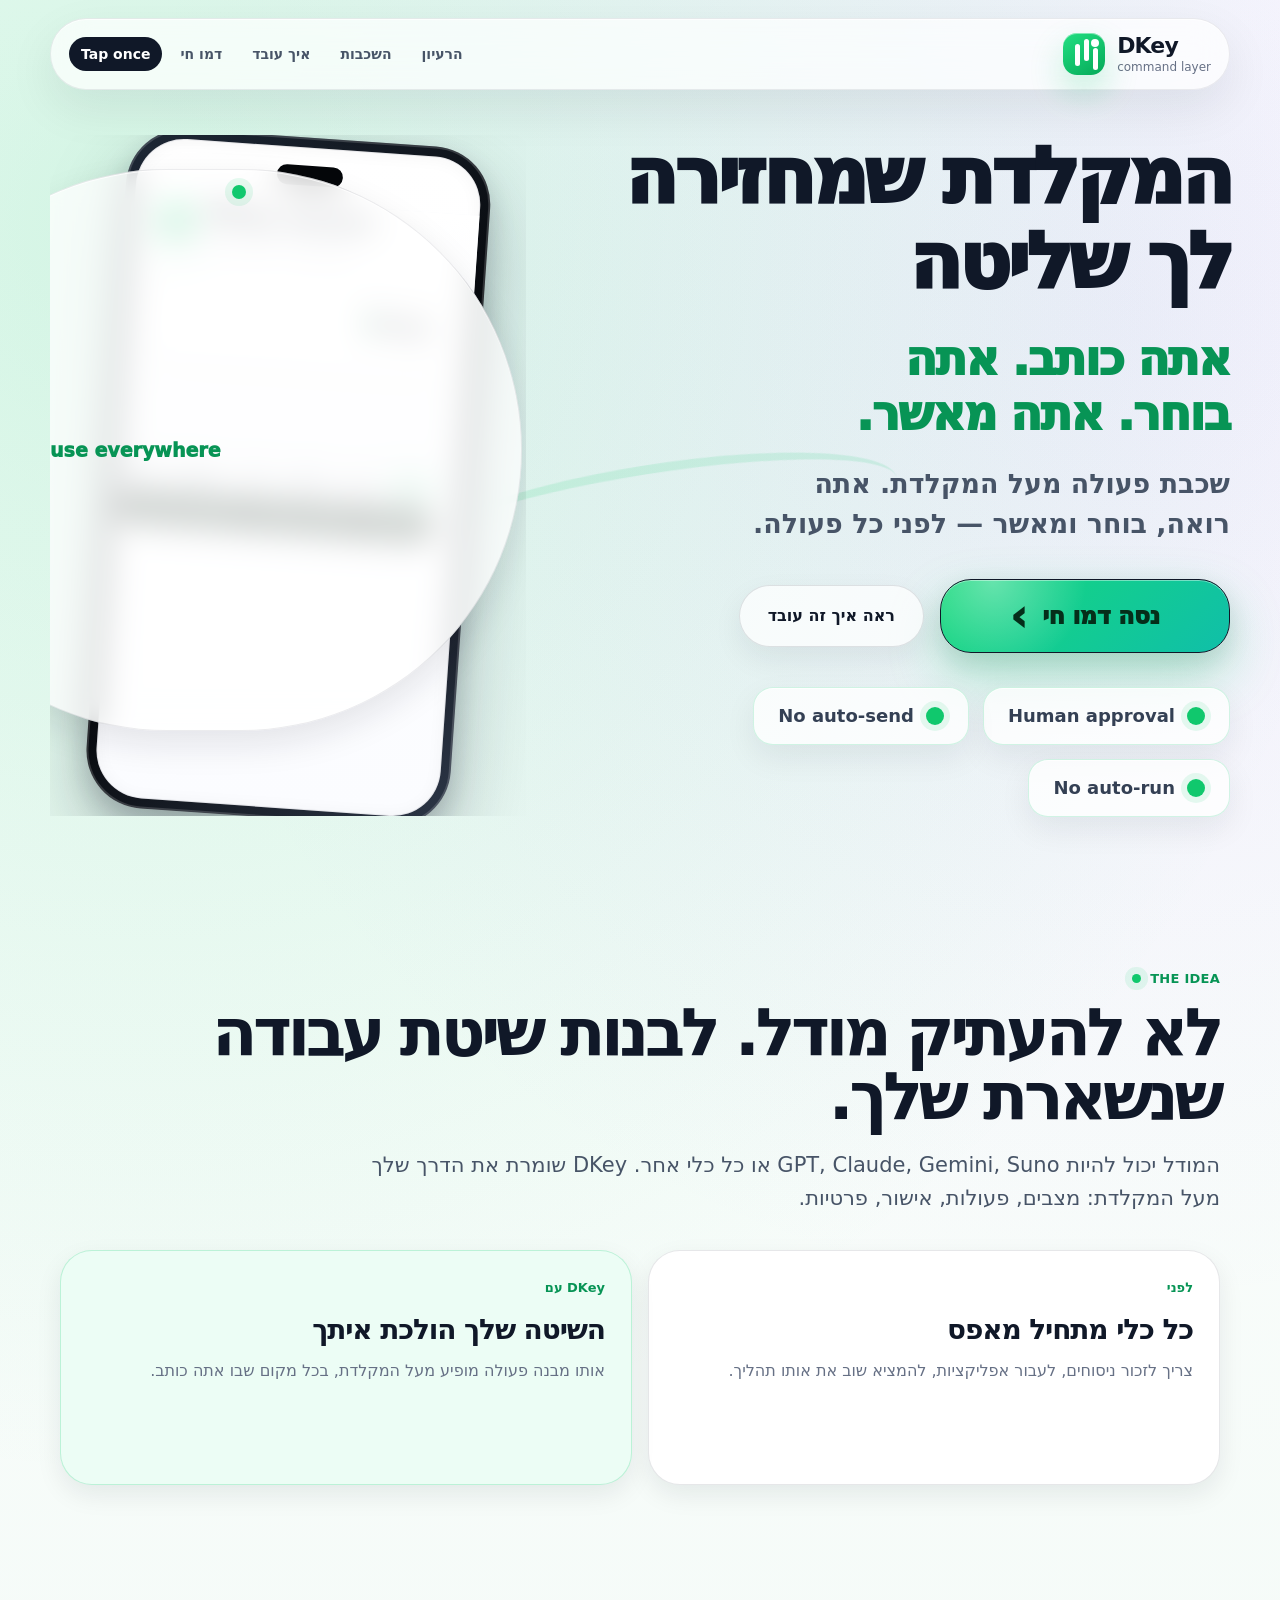
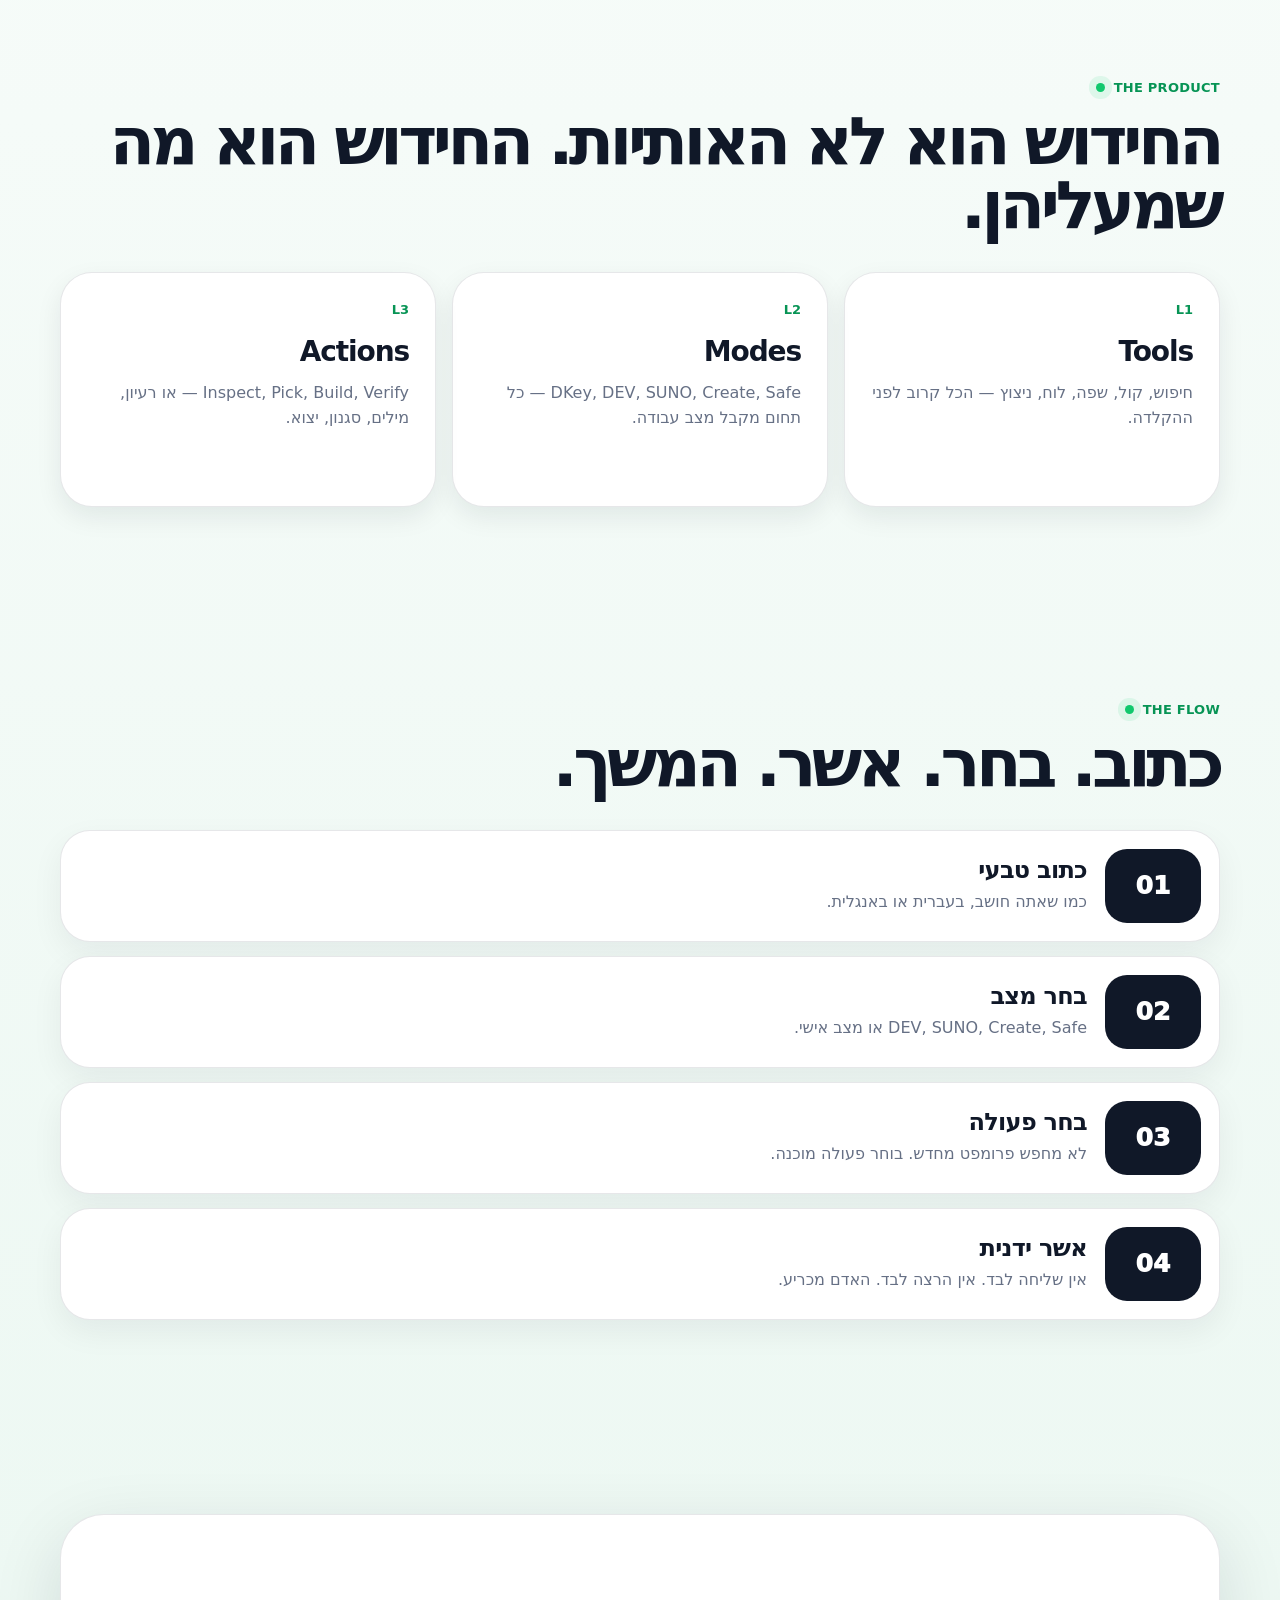
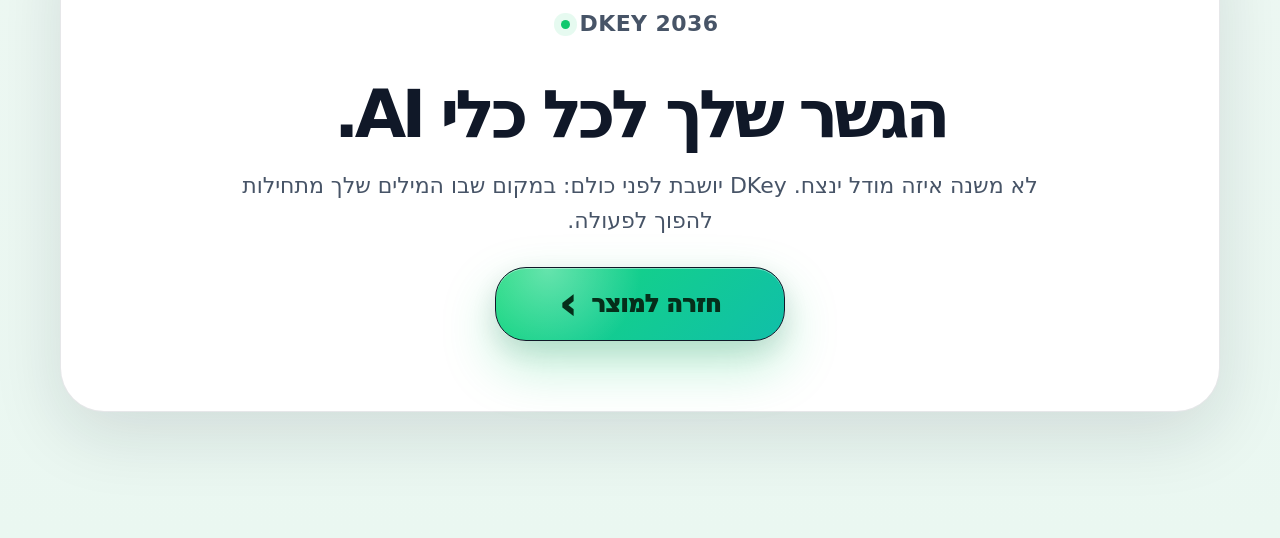
<file: index.html>
<!doctype html>
<html lang="he" dir="rtl">
<head>
  <meta charset="utf-8" />
  <meta name="viewport" content="width=device-width, initial-scale=1" />
  <title>DKey — Tap once. Use everywhere.</title>
  <link rel="stylesheet" href="assets/styles.css" />





<!-- DKEY SOCIAL PREVIEW v7 -->
<meta name="description" content="שכבת פעולה מעל המקלדת. אתה כותב, בוחר ומאשר ידנית — בלי auto-send ובלי auto-run." />
<meta property="og:type" content="website" />
<meta property="og:site_name" content="DKey" />
<meta property="og:title" content="DKey — המקלדת שמחזירה לך את השליטה" />
<meta property="og:description" content="שכבת פעולה מעל המקלדת. אתה כותב, בוחר ומאשר ידנית — בלי auto-send ובלי auto-run." />
<meta property="og:url" content="https://stamplace.github.io/dkey-landing-2036/index.html?og=7#top" />
<meta property="og:image" content="https://stamplace.github.io/dkey-landing-2036/assets/og/dkey-og-whatsapp-v7.png" />
<meta property="og:image:secure_url" content="https://stamplace.github.io/dkey-landing-2036/assets/og/dkey-og-whatsapp-v7.png" />
<meta property="og:image:type" content="image/png" />
<meta property="og:image:width" content="1200" />
<meta property="og:image:height" content="630" />
<meta property="og:image:alt" content="DKey command layer preview" />
<meta name="twitter:card" content="summary_large_image" />
<meta name="twitter:title" content="DKey — המקלדת שמחזירה לך את השליטה" />
<meta name="twitter:description" content="שכבת פעולה מעל המקלדת. אתה כותב, בוחר ומאשר ידנית — בלי auto-send ובלי auto-run." />
<meta name="twitter:image" content="https://stamplace.github.io/dkey-landing-2036/assets/og/dkey-og-whatsapp-v7.png" />
<!-- /DKEY SOCIAL PREVIEW v7 -->

</head>
<body>
  <header class="topbar">
    <a class="brand" href="#top" aria-label="DKey home">
      <span class="logo" aria-hidden="true"></span>
      <span>
        <strong>DKey</strong>
        <small>command layer</small>
      </span>
    </a>

    <nav class="nav" aria-label="ניווט">
      <a href="#idea">הרעיון</a>
      <a href="#layers">השכבות</a>
      <a href="#flow">איך עובד</a>
      <a href="demo.html">דמו חי</a>
      <a class="navButton" href="#final">Tap once</a>
    </nav>
  </header>

  <main id="top">
    <section class="hero page">
      <div class="heroCopy">
        <p class="eyebrow">TAP ONCE · USE EVERYWHERE</p>
        <h1>המקלדת שמחזירה לך שליטה</h1>
        <p class="lead">אתה כותב. אתה בוחר. אתה מאשר.</p>
        <p class="heroMicroCopy">
          שכבת פעולה מעל המקלדת. אתה רואה, בוחר ומאשר — לפני כל פעולה.
        </p>

        <div class="actions">
          <a class="button primary" href="demo.html">נסה דמו חי</a>
          <a class="button secondary" href="#flow">ראה איך זה עובד</a>
        </div>

        <div class="proofs" aria-label="עקרונות">
          <span>Human approval</span>
          <span>No auto-send</span>
          <span>No auto-run</span>
        </div>
      </div>

      <div class="productStage" aria-label="DKey product preview">
        <div class="phone">
          <div class="screen">
            <div class="camera"></div>
            <div class="status"><span>22:21</span><span>5G 100%</span></div>

            <section class="appPanel">
              <div class="appHead">
                <div class="appBrand">
                  <span class="miniLogo"></span>
                  <span>
                    <strong>DKey Active</strong>
                    <small>one layer · any tool</small>
                  </span>
                </div>
                <span class="state">You choose</span>
              </div>

              <div class="messageBox">
                <span id="typingText">השליטה אצלי. הפרטיות אצלי.</span><span class="cursor"></span>
              </div>
            </section>

            <section class="keyboard" aria-label="DKey keyboard layers">
              <div class="toolsRow">
                <button>···</button>
                <button>⌕</button>
                <button>MIC</button>
                <button>HE</button>
                <button>CLIP</button>
                <button>✦</button>
                <button>ABC</button>
              </div>

              <div class="modeRow" id="modeRow">
                <button class="mode dkey isActive">DKey</button>
                <button class="mode dev">DEV</button>
                <button class="mode suno">SUNO</button>
                <button class="mode">HE+</button>
                <button class="mode">Create</button>
                <button class="mode">Safe</button>
              </div>

              <div class="intentLine">mode selected · choose action · approve manually</div>

              <div class="actionRow" id="actionRow">
                <button class="iconAction">📋</button>
                <button class="play">▶</button>
                <button class="act isActive">INSPECT</button>
                <button class="act">PICK</button>
                <button class="act">BUILD</button>
                <button class="act">VERIFY</button>
              </div>

              <div class="keyRows">
                <div class="keyRow ten">
                  <span>q</span><span>w</span><span>e</span><span>r</span><span>t</span><span>y</span><span>u</span><span>i</span><span>o</span><span>p</span>
                </div>
                <div class="keyRow ten">
                  <span>a</span><span>s</span><span>d</span><span>f</span><span>g</span><span>h</span><span>j</span><span>k</span><span>l</span><span>⌫</span>
                </div>
                <div class="keyRow nine">
                  <span>⇧</span><span>z</span><span>x</span><span>c</span><span>v</span><span>b</span><span>n</span><span>m</span><span>⌧</span>
                </div>
                <div class="keyRow bottom">
                  <span>123</span><span>☺</span><span>,</span><span class="space">‹ English ›</span><span>.</span><span>↵</span>
                </div>
              </div>
            </section>
          </div>
        </div>

        <div class="callout one">
          <strong>Tap once</strong>
          <span>בחר מצב עבודה אחד.</span>
        </div>
        <div class="callout two">
          <strong>Use everywhere</strong>
          <span>אותה שיטה בכל כלי.</span>
        </div>
      </div>
    </section>

    <section class="section page" id="idea">
      <p class="sectionTag">THE IDEA</p>
      <h2>לא להעתיק מודל. לבנות שיטת עבודה שנשארת שלך.</h2>
      <p class="sectionLead">
        המודל יכול להיות GPT, Claude, Gemini, Suno או כל כלי אחר.
        DKey שומרת את הדרך שלך מעל המקלדת: מצבים, פעולות, אישור, פרטיות.
      </p>

      <div class="split">
        <article>
          <strong>לפני</strong>
          <h3>כל כלי מתחיל מאפס</h3>
          <p>צריך לזכור ניסוחים, לעבור אפליקציות, להמציא שוב את אותו תהליך.</p>
        </article>
        <article class="greenCard">
          <strong>עם DKey</strong>
          <h3>השיטה שלך הולכת איתך</h3>
          <p>אותו מבנה פעולה מופיע מעל המקלדת, בכל מקום שבו אתה כותב.</p>
        </article>
      </div>
    </section>

    <section class="section page" id="layers">
      <p class="sectionTag">THE PRODUCT</p>
      <h2>החידוש הוא לא האותיות. החידוש הוא מה שמעליהן.</h2>

      <div class="cards">
        <article>
          <strong>L1</strong>
          <h3>Tools</h3>
          <p>חיפוש, קול, שפה, לוח, ניצוץ — הכל קרוב לפני ההקלדה.</p>
        </article>
        <article>
          <strong>L2</strong>
          <h3>Modes</h3>
          <p>DKey, DEV, SUNO, Create, Safe — כל תחום מקבל מצב עבודה.</p>
        </article>
        <article>
          <strong>L3</strong>
          <h3>Actions</h3>
          <p>Inspect, Pick, Build, Verify — או רעיון, מילים, סגנון, יצוא.</p>
        </article>
      </div>
    </section>

    <section class="section page" id="flow">
      <p class="sectionTag">THE FLOW</p>
      <h2>כתוב. בחר. אשר. המשך.</h2>

      <div class="steps">
        <article><span>01</span><div><h3>כתוב טבעי</h3><p>כמו שאתה חושב, בעברית או באנגלית.</p></div></article>
        <article><span>02</span><div><h3>בחר מצב</h3><p>DEV, SUNO, Create, Safe או מצב אישי.</p></div></article>
        <article><span>03</span><div><h3>בחר פעולה</h3><p>לא מחפש פרומפט מחדש. בוחר פעולה מוכנה.</p></div></article>
        <article><span>04</span><div><h3>אשר ידנית</h3><p>אין שליחה לבד. אין הרצה לבד. האדם מכריע.</p></div></article>
      </div>
    </section>

    <section class="final page" id="final">
      <div class="finalBox">
        <p class="sectionTag">DKEY 2036</p>
        <h2>הגשר שלך לכל כלי AI.</h2>
        <p>
          לא משנה איזה מודל ינצח. DKey יושבת לפני כולם:
          במקום שבו המילים שלך מתחילות להפוך לפעולה.
        </p>
        <a class="button primary" href="#top">חזרה למוצר</a>
      </div>
    </section>
  </main>

  <script src="assets/app.js"></script>

<script>
/* DKEY REAL PHONE DESKTOP DETECTOR v3 */
(() => {
  function syncPhoneDesktopMode(){
    const ua = navigator.userAgent || "";
    const isAndroid = /Android/i.test(ua);
    const isTouch = (navigator.maxTouchPoints || 0) > 0;
    const wideCssViewport = window.innerWidth >= 861 && window.innerWidth <= 1280;
    const shortOrPhoneLike = window.innerHeight <= 980 || Math.min(screen.width, screen.height) <= 520;

    document.documentElement.classList.toggle(
      "dkey-phone-desktop-site",
      Boolean(isAndroid && isTouch && wideCssViewport && shortOrPhoneLike)
    );
  }

  syncPhoneDesktopMode();
  window.addEventListener("resize", syncPhoneDesktopMode, {passive:true});
  window.addEventListener("orientationchange", () => setTimeout(syncPhoneDesktopMode, 120), {passive:true});
})();
</script>

</body>
</html>
</file>
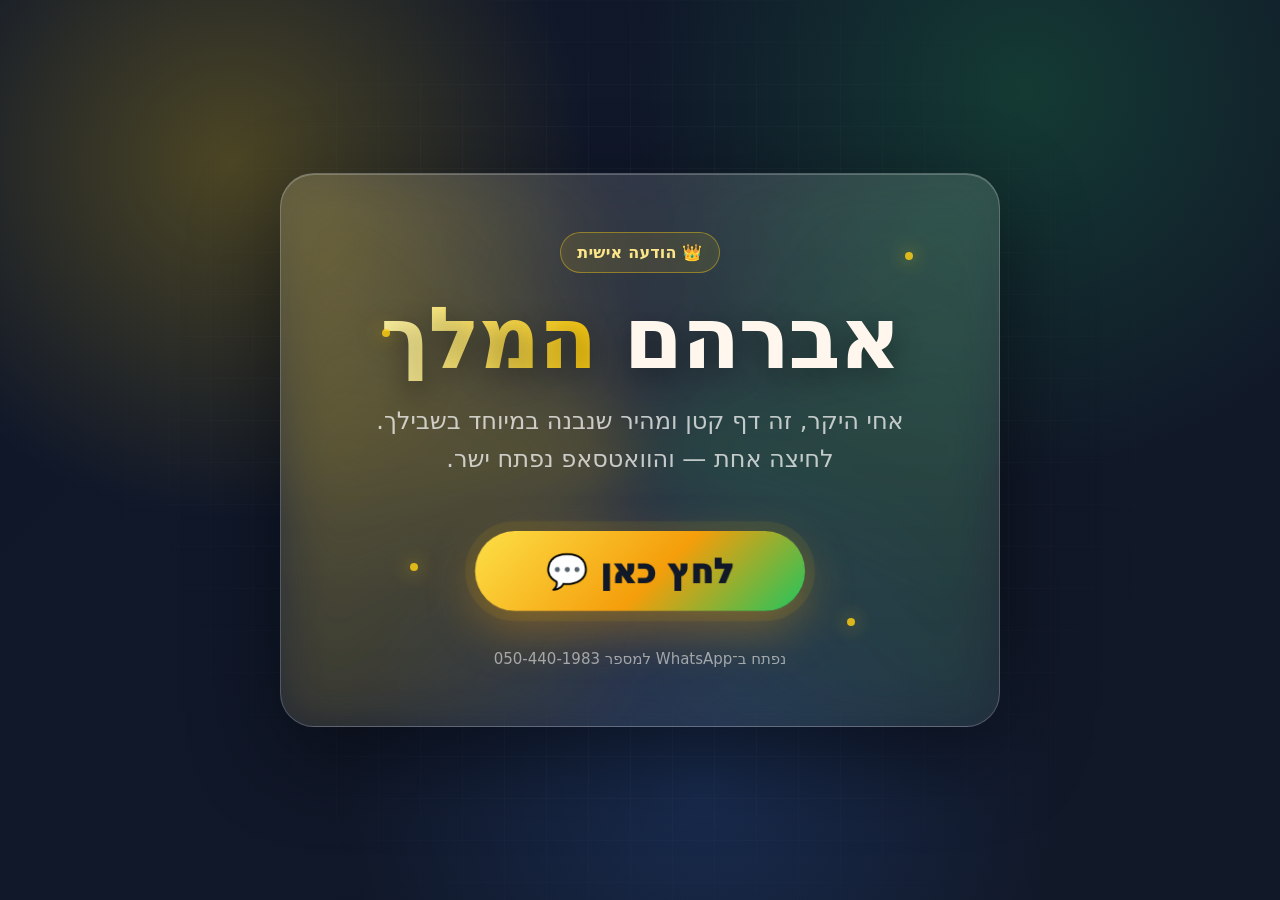
<file: avraham-hamelech/index.html>
<!doctype html>
<html lang="he" dir="rtl">
<head>
  <meta charset="utf-8" />
  <meta name="viewport" content="width=device-width, initial-scale=1" />
  <meta name="theme-color" content="#111827" />
  <title>אברהם המלך 👑</title>
  <meta name="description" content="דף מהיר לאברהם המלך — לחיצה אחת לוואטסאפ." />

  <meta property="og:title" content="אברהם המלך 👑" />
  <meta property="og:description" content="אחי, זה בשבילך. לחץ כאן ופתח וואטסאפ." />
  <meta property="og:type" content="website" />

  <style>
    :root {
      --bg1: #0f172a;
      --bg2: #111827;
      --gold: #facc15;
      --gold2: #f59e0b;
      --text: #fff7ed;
      --muted: rgba(255,255,255,.72);
      --glass: rgba(255,255,255,.11);
      --border: rgba(255,255,255,.22);
    }

    * { box-sizing: border-box; }

    html, body {
      margin: 0;
      min-height: 100%;
      font-family: system-ui, -apple-system, BlinkMacSystemFont, "Segoe UI", Arial, sans-serif;
      color: var(--text);
      background:
        radial-gradient(circle at 18% 18%, rgba(250,204,21,.26), transparent 28%),
        radial-gradient(circle at 80% 10%, rgba(34,197,94,.20), transparent 30%),
        radial-gradient(circle at 55% 88%, rgba(59,130,246,.18), transparent 34%),
        linear-gradient(135deg, var(--bg1), var(--bg2));
      overflow-x: hidden;
    }

    body::before {
      content: "";
      position: fixed;
      inset: 0;
      pointer-events: none;
      background-image:
        linear-gradient(rgba(255,255,255,.05) 1px, transparent 1px),
        linear-gradient(90deg, rgba(255,255,255,.05) 1px, transparent 1px);
      background-size: 42px 42px;
      mask-image: radial-gradient(circle at center, #000, transparent 75%);
    }

    .wrap {
      min-height: 100vh;
      display: grid;
      place-items: center;
      padding: 28px;
      position: relative;
    }

    .card {
      width: min(720px, 100%);
      padding: clamp(28px, 6vw, 58px);
      border: 1px solid var(--border);
      border-radius: 34px;
      background: linear-gradient(180deg, rgba(255,255,255,.14), rgba(255,255,255,.07));
      box-shadow: 0 28px 90px rgba(0,0,0,.45), inset 0 1px 0 rgba(255,255,255,.22);
      backdrop-filter: blur(18px);
      text-align: center;
      position: relative;
      overflow: hidden;
    }

    .card::after {
      content: "";
      position: absolute;
      inset: -2px;
      background: conic-gradient(from 180deg, transparent, rgba(250,204,21,.40), transparent, rgba(34,197,94,.28), transparent);
      opacity: .55;
      filter: blur(28px);
      z-index: -1;
      animation: spin 8s linear infinite;
    }

    .badge {
      display: inline-flex;
      gap: 8px;
      align-items: center;
      justify-content: center;
      padding: 10px 16px;
      border: 1px solid rgba(250,204,21,.42);
      border-radius: 999px;
      background: rgba(250,204,21,.10);
      color: #fde68a;
      font-weight: 800;
      letter-spacing: .2px;
      margin-bottom: 22px;
    }

    h1 {
      margin: 0;
      font-size: clamp(46px, 9vw, 86px);
      line-height: 1;
      letter-spacing: -2px;
      text-shadow: 0 8px 28px rgba(0,0,0,.38);
    }

    .king {
      display: inline-block;
      background: linear-gradient(90deg, #fff7ad, var(--gold), #fb923c, #fff7ad);
      background-size: 280% 100%;
      -webkit-background-clip: text;
      background-clip: text;
      color: transparent;
      animation: goldFlow 4s ease-in-out infinite;
    }

    p {
      margin: 22px auto 0;
      max-width: 560px;
      font-size: clamp(18px, 3.4vw, 24px);
      line-height: 1.55;
      color: var(--muted);
    }

    .cta-area {
      margin-top: 34px;
      min-height: 118px;
      display: flex;
      align-items: center;
      justify-content: center;
    }

    .cta {
      display: inline-flex;
      align-items: center;
      justify-content: center;
      gap: 12px;
      min-width: min(330px, 92vw);
      padding: 20px 30px;
      border-radius: 999px;
      border: 0;
      text-decoration: none;
      color: #111827;
      font-size: clamp(22px, 5vw, 34px);
      font-weight: 950;
      background: linear-gradient(135deg, #fde047, #f59e0b 55%, #22c55e);
      box-shadow: 0 18px 50px rgba(245,158,11,.38), 0 0 0 10px rgba(250,204,21,.08);
      transform: translateY(0) rotate(0deg);
      animation: moveButton 1.35s ease-in-out infinite, glow 1.9s ease-in-out infinite;
      will-change: transform;
    }

    .cta:active { transform: scale(.97); }

    .hint {
      margin-top: 20px;
      font-size: 15px;
      color: rgba(255,255,255,.56);
    }

    .stars {
      position: absolute;
      inset: 0;
      pointer-events: none;
      overflow: hidden;
    }

    .star {
      position: absolute;
      width: 8px;
      height: 8px;
      border-radius: 999px;
      background: rgba(250,204,21,.86);
      box-shadow: 0 0 18px rgba(250,204,21,.8);
      animation: float 6s ease-in-out infinite;
    }

    .star:nth-child(1) { top: 14%; right: 12%; animation-delay: 0s; }
    .star:nth-child(2) { top: 28%; left: 14%; animation-delay: .7s; }
    .star:nth-child(3) { bottom: 18%; right: 20%; animation-delay: 1.3s; }
    .star:nth-child(4) { bottom: 28%; left: 18%; animation-delay: 2.1s; }

    @keyframes moveButton {
      0%, 100% { transform: translateX(0) translateY(0) rotate(0deg) scale(1); }
      25% { transform: translateX(8px) translateY(-8px) rotate(1.3deg) scale(1.035); }
      50% { transform: translateX(-7px) translateY(5px) rotate(-1.2deg) scale(1); }
      75% { transform: translateX(5px) translateY(8px) rotate(.8deg) scale(1.025); }
    }

    @keyframes glow {
      0%, 100% { box-shadow: 0 18px 50px rgba(245,158,11,.35), 0 0 0 9px rgba(250,204,21,.07); }
      50% { box-shadow: 0 24px 80px rgba(34,197,94,.34), 0 0 0 18px rgba(250,204,21,.12); }
    }

    @keyframes goldFlow {
      0%, 100% { background-position: 0% 50%; }
      50% { background-position: 100% 50%; }
    }

    @keyframes spin { to { transform: rotate(360deg); } }

    @keyframes float {
      0%, 100% { transform: translateY(0) scale(1); opacity: .75; }
      50% { transform: translateY(-22px) scale(1.5); opacity: 1; }
    }
  </style>
</head>
<body>
  <main class="wrap">
    <section class="card" aria-label="דף נחיתה לאברהם המלך">
      <div class="stars" aria-hidden="true">
        <span class="star"></span>
        <span class="star"></span>
        <span class="star"></span>
        <span class="star"></span>
      </div>

      <div class="badge">👑 הודעה אישית</div>
      <h1>אברהם <span class="king">המלך</span></h1>
      <p>אחי היקר, זה דף קטן ומהיר שנבנה במיוחד בשבילך. לחיצה אחת — והוואטסאפ נפתח ישר.</p>

      <div class="cta-area">
        <a class="cta" href="https://wa.me/972504401983?text=%D7%90%D7%91%D7%A8%D7%94%D7%9D%20%D7%94%D7%9E%D7%9C%D7%9A%20%F0%9F%91%91%20%D7%94%D7%92%D7%A2%D7%AA%D7%99%20%D7%9E%D7%94%D7%93%D7%A3%20%D7%A9%D7%93%D7%A0%D7%99%D7%90%D7%9C%20%D7%A9%D7%9C%D7%97" target="_blank" rel="noopener noreferrer" aria-label="לחץ כאן לפתיחת וואטסאפ">
          לחץ כאן
          <span aria-hidden="true">💬</span>
        </a>
      </div>

      <div class="hint">נפתח ב־WhatsApp למספר 050-440-1983</div>
    </section>
  </main>
</body>
</html>
</file>
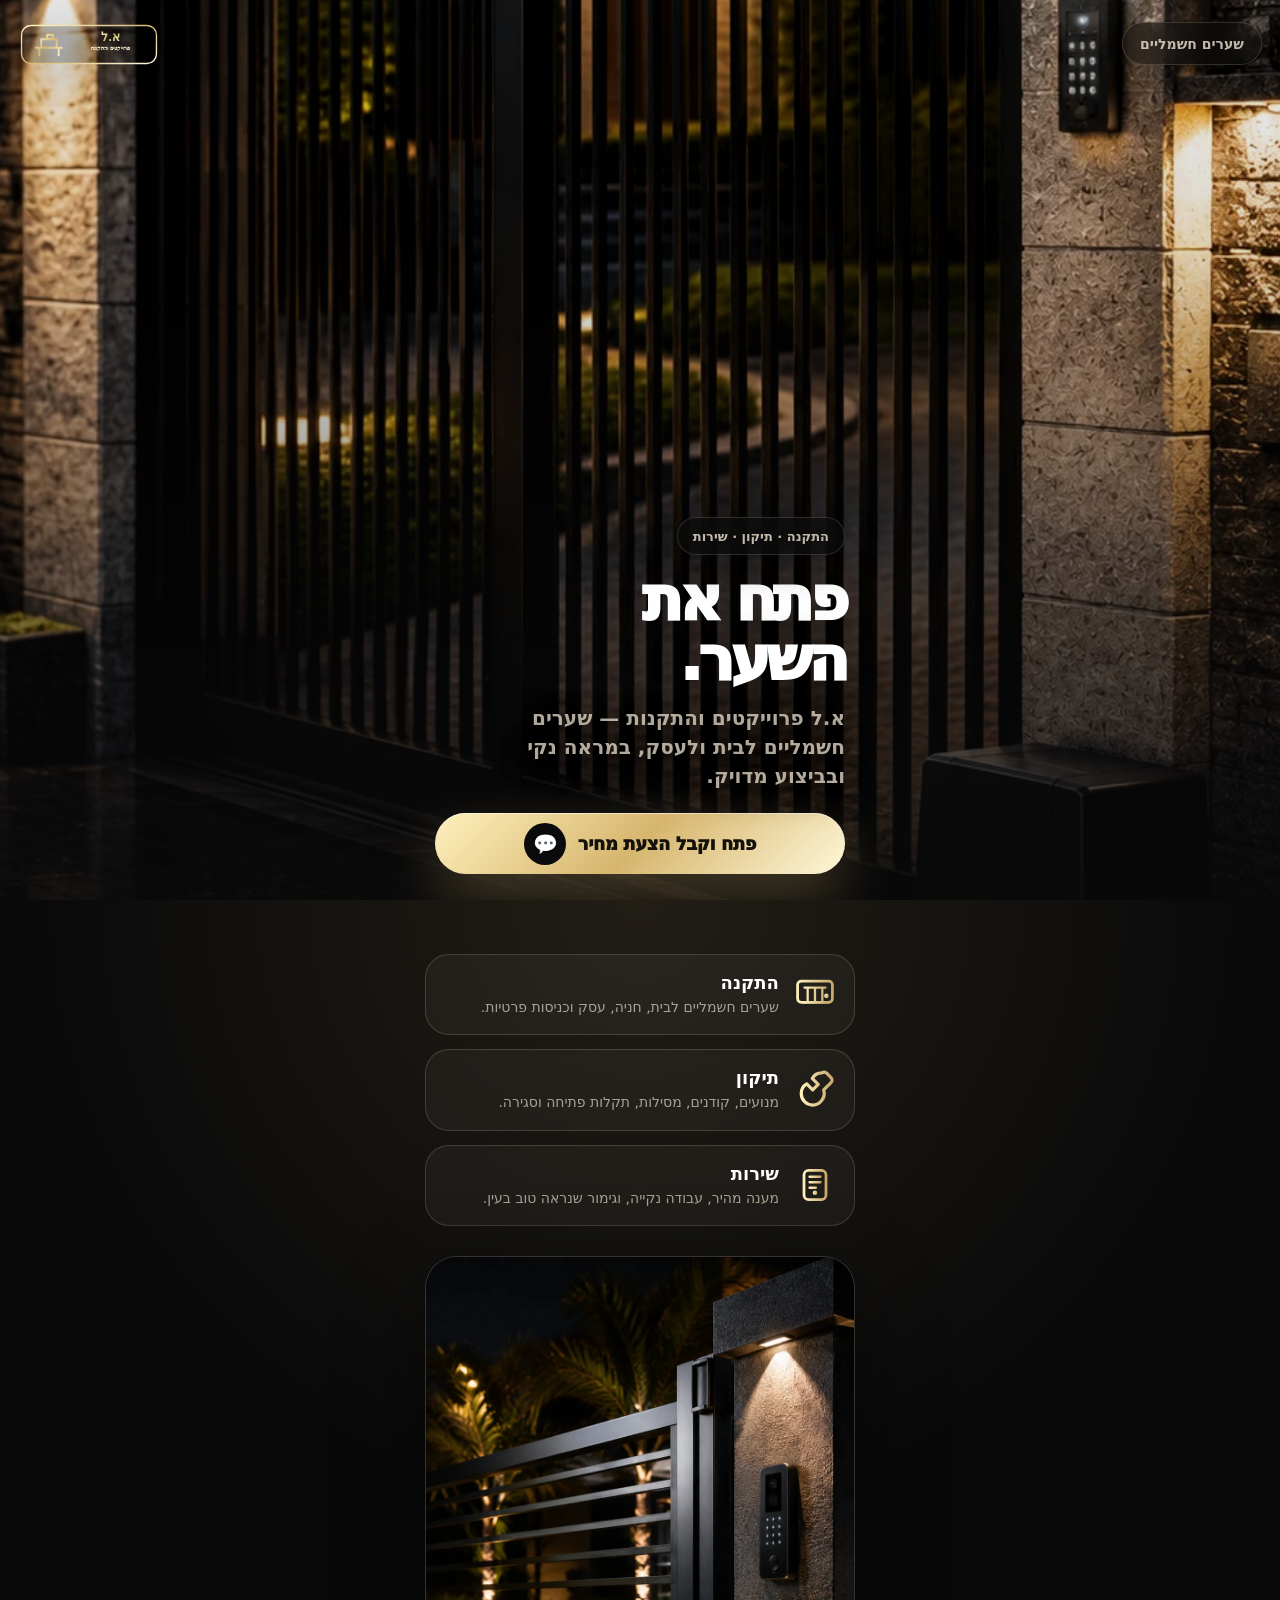
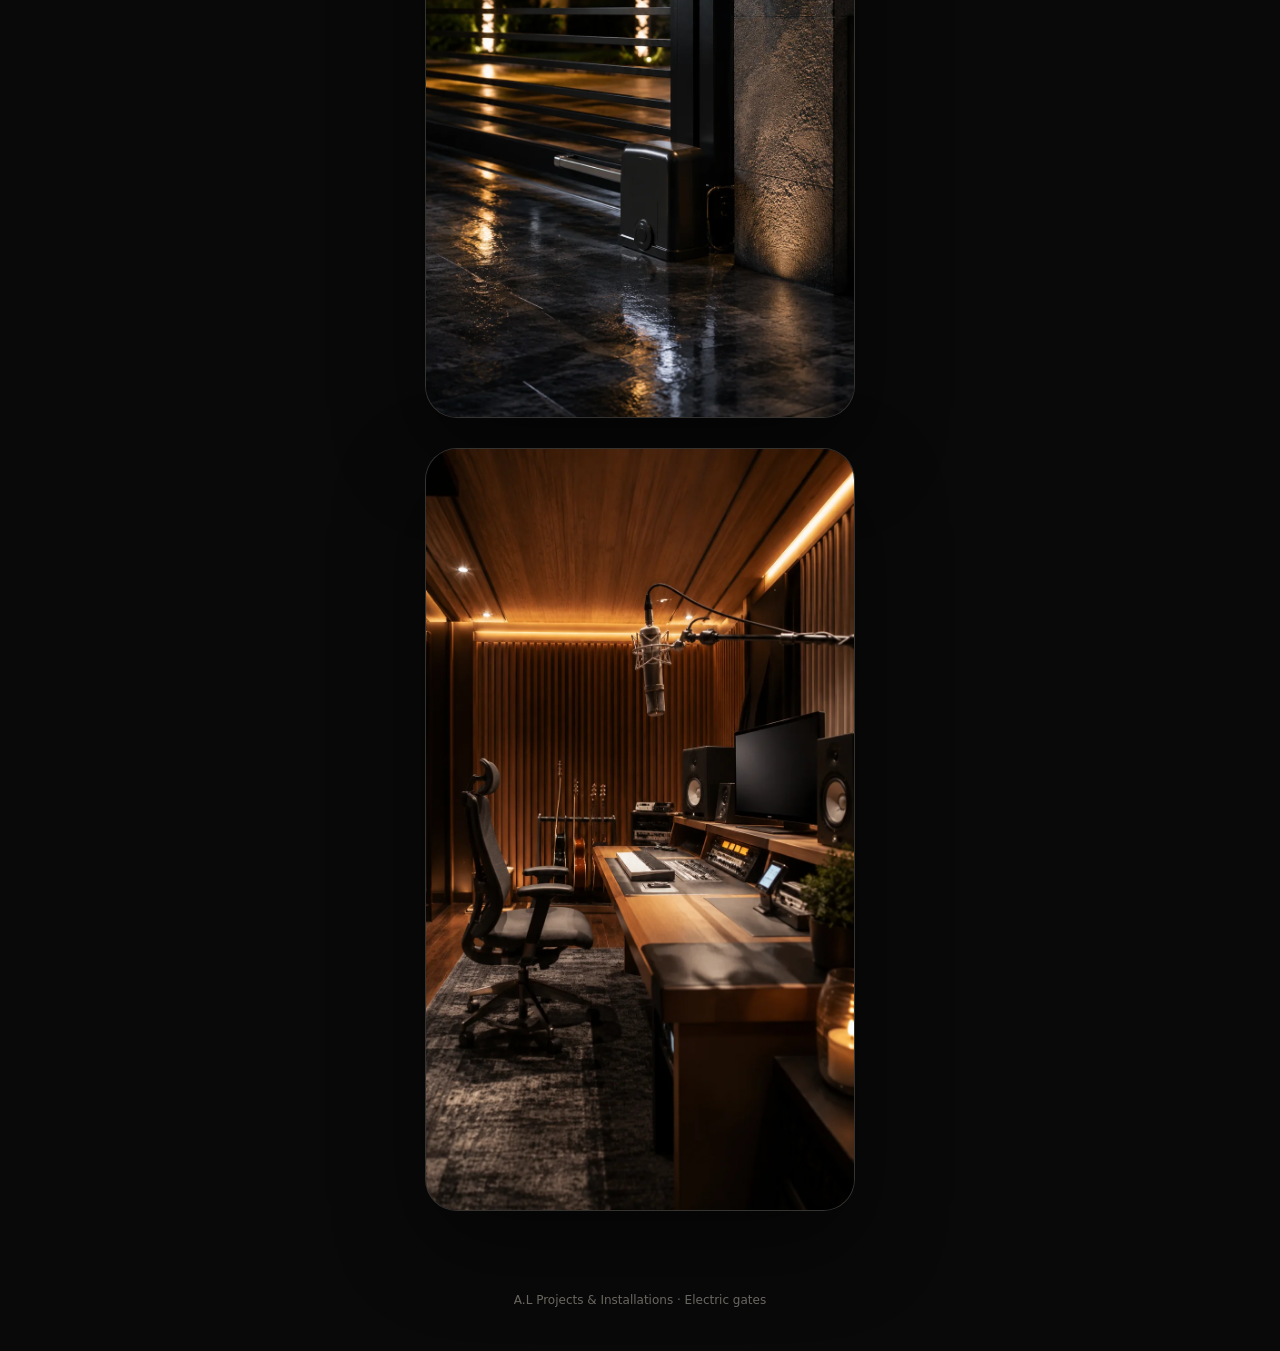
<file: elchanan-gate/index.html>
<!doctype html>
<html lang="he" dir="rtl">
<head>
  <meta charset="utf-8" />
  <meta name="viewport" content="width=device-width, initial-scale=1, viewport-fit=cover" />
  <title>א.ל פרוייקטים והתקנות — שערים חשמליים</title>
  <meta name="description" content="שערים חשמליים לבית ולעסק — התקנה, תיקון ושירות." />
  <meta name="theme-color" content="#09090a" />
  <meta property="og:title" content="א.ל פרוייקטים והתקנות" />
  <meta property="og:description" content="שערים חשמליים לבית ולעסק — מראה נקי וביצוע מדויק." />
  <meta property="og:image" content="./assets/social/og-cover-fast.jpg" />
  <link rel="preload" as="image" href="./assets/hero/gate-closed-fast.webp" fetchpriority="high">
  <style>
    :root{--black:#09090a;--cream:#f4ead8;--muted:rgba(244,234,216,.72);--gold:#d6b66e;--line:rgba(244,234,216,.16)}
    *{box-sizing:border-box;-webkit-tap-highlight-color:transparent}
    html,body{margin:0;background:var(--black);color:var(--cream);font-family:Heebo,Assistant,system-ui,-apple-system,"Segoe UI",Arial,sans-serif;overflow-x:hidden}
    a{color:inherit;text-decoration:none}.page{min-height:100dvh;background:#09090a}
    .hero{position:relative;min-height:100dvh;overflow:hidden;display:flex;align-items:flex-end;padding:calc(20px + env(safe-area-inset-top)) 18px calc(26px + env(safe-area-inset-bottom));isolation:isolate}
    .hero-img{position:absolute;inset:0;width:100%;height:100%;object-fit:cover;object-position:center center;filter:saturate(.98) contrast(1.05) brightness(.92);transform:scale(1.01);z-index:-3}
    .hero-img.open{opacity:0;transition:opacity .75s ease,transform 1s ease}body.gate-open .hero-img.open{opacity:1;transform:scale(1)}
    .hero:before{content:"";position:absolute;inset:0;z-index:-2;background:linear-gradient(180deg,rgba(9,9,10,.02),rgba(9,9,10,.06) 28%,rgba(9,9,10,.40) 62%,rgba(9,9,10,.91))}
    .top{position:absolute;top:calc(22px + env(safe-area-inset-top));left:18px;right:18px;display:flex;align-items:flex-start;justify-content:space-between;gap:16px;z-index:2}.logo{width:142px;max-width:44vw;height:auto;filter:drop-shadow(0 14px 28px rgba(0,0,0,.5))}
    .chip,.eyebrow{display:inline-flex;align-items:center;border-radius:999px;background:rgba(9,9,10,.48);backdrop-filter:blur(14px);border:1px solid var(--line);color:rgba(244,234,216,.78);font-weight:900;box-shadow:0 14px 36px rgba(0,0,0,.28);white-space:nowrap}.chip{min-height:43px;padding:0 17px;font-size:14px}.eyebrow{min-height:38px;padding:0 15px;font-size:13px;margin-bottom:14px}
    .content{width:min(100%,410px);margin:0 auto;position:relative;z-index:2}.content h1{margin:0;max-width:350px;font-size:clamp(43px,12vw,61px);line-height:.98;letter-spacing:-.075em;font-weight:950;color:#fff;text-shadow:0 16px 48px rgba(0,0,0,.82)}.lead{margin:15px 0 0;max-width:365px;color:var(--muted);font-size:clamp(16.5px,4.65vw,20px);line-height:1.45;font-weight:720;text-shadow:0 10px 34px rgba(0,0,0,.82)}
    .cta{width:100%;min-height:61px;margin-top:22px;border:0;border-radius:999px;display:flex;align-items:center;justify-content:center;gap:12px;background:linear-gradient(135deg,#fff0bd,#d6b66e 50%,#fff7d8);color:#14110b;font-size:18px;font-weight:950;letter-spacing:-.025em;box-shadow:0 24px 58px rgba(214,182,110,.30),inset 0 1px 0 rgba(255,255,255,.58)}.cta-dot{width:42px;height:42px;border-radius:50%;display:grid;place-items:center;background:#0b0b0d;color:#fff7d8;flex:none;font-size:20px}
    .section{padding:54px 18px;background:radial-gradient(circle at 50% 0%,rgba(214,182,110,.12),transparent 30%),#09090a}.box{width:min(100%,430px);margin:0 auto}.service-grid{display:grid;gap:14px}.service{display:flex;gap:14px;align-items:flex-start;padding:17px;border-radius:24px;background:rgba(244,234,216,.045);border:1px solid var(--line)}.service img{width:44px;height:44px;flex:none}.service b{display:block;font-size:18px;color:#fff;margin-bottom:4px}.service span{display:block;font-size:14px;line-height:1.45;color:rgba(244,234,216,.64)}.photo-card{margin-top:16px;border-radius:32px;overflow:hidden;border:1px solid var(--line);box-shadow:0 34px 90px rgba(0,0,0,.48);background:#111}.photo-card img{display:block;width:100%;height:auto}.footer{padding:28px 18px 44px;text-align:center;color:rgba(244,234,216,.42);font-size:12px;direction:ltr}
    @media (max-height:720px){.logo{width:118px}.chip{min-height:38px;font-size:13px;padding:0 14px}.eyebrow{font-size:12px;margin-bottom:10px}.content h1{font-size:clamp(38px,10.5vw,52px)}.lead{font-size:15.5px;line-height:1.38}.cta{min-height:56px;margin-top:18px}}
  </style>
</head>
<body>
  <main class="page"><section class="hero" id="hero">
    <img class="hero-img closed" src="./assets/hero/gate-closed-fast.webp" alt="שער חשמלי יוקרתי סגור" loading="eager" decoding="async" fetchpriority="high">
    <img class="hero-img open" id="openImage" data-src="./assets/hero/gate-open-fast.webp" alt="שער חשמלי יוקרתי פתוח" loading="lazy" decoding="async">
    <div class="top"><div class="chip">שערים חשמליים</div><img class="logo" src="./assets/logo/al-logo-primary.svg" alt="א.ל פרוייקטים והתקנות"></div>
    <div class="content"><div class="eyebrow">התקנה · תיקון · שירות</div><h1 id="title">פתח את השער.</h1><p class="lead" id="lead">א.ל פרוייקטים והתקנות — שערים חשמליים לבית ולעסק, במראה נקי ובביצוע מדויק.</p><a class="cta" id="mainCta" href="#"><span id="ctaText">פתח וקבל הצעת מחיר</span><span class="cta-dot">💬</span></a></div>
  </section><section class="section"><div class="box service-grid">
    <div class="service"><img src="./assets/icons/icon-install.svg" alt=""><div><b>התקנה</b><span>שערים חשמליים לבית, חניה, עסק וכניסות פרטיות.</span></div></div>
    <div class="service"><img src="./assets/icons/icon-repair.svg" alt=""><div><b>תיקון</b><span>מנועים, קודנים, מסילות, תקלות פתיחה וסגירה.</span></div></div>
    <div class="service"><img src="./assets/icons/icon-service.svg" alt=""><div><b>שירות</b><span>מענה מהיר, עבודה נקייה, וגימור שנראה טוב בעין.</span></div></div>
    <div class="photo-card"><img src="./assets/showcase/gate-detail-fast.webp" alt="פרטי שער ומנגנון" loading="lazy" decoding="async"></div>
    <div class="photo-card"><img src="./assets/showcase/gate-studio-fast.webp" alt="שער וכניסה יוקרתית" loading="lazy" decoding="async"></div>
  </div></section><footer class="footer">A.L Projects & Installations · Electric gates</footer></main>
  <script>
    const params=new URLSearchParams(location.search);const fallbackTarget=['972','50','636','3767'].join('');const target=(params.get('to')||fallbackTarget).replace(/[^0-9]/g,'');const msg="שלום אלחנן 👋\nראיתי את הדף של א.ל פרוייקטים והתקנות.\n\nאני מתעניין בשער חשמלי / תיקון שער קיים.\nאפשר לקבל כיוון מה מתאים, מה צריך לבדוק, וטווח מחיר לפני שמתקדמים?\n\nאם נוח, אפשר לחזור אליי כאן בוואטסאפ.";const wa='https://wa.me/'+target+'?text='+encodeURIComponent(msg);const openImg=document.getElementById('openImage'),title=document.getElementById('title'),lead=document.getElementById('lead'),cta=document.getElementById('mainCta'),ctaText=document.getElementById('ctaText');let opened=false;function loadOpenImage(){if(!openImg.src&&openImg.dataset.src)openImg.src=openImg.dataset.src}cta.href=wa;cta.target='_blank';cta.rel='noopener';window.addEventListener('load',()=>setTimeout(loadOpenImage,650));cta.addEventListener('click',e=>{if(!opened){e.preventDefault();loadOpenImage();document.body.classList.add('gate-open');opened=true;title.textContent='רוצה שער כזה אצלך?';lead.textContent='שלחו הודעה, ונחזור עם כיוון, זמינות והצעת מחיר.';ctaText.textContent='שלחו הודעה בוואטסאפ';return}e.preventDefault();window.location.href=wa});
  </script>
</body>
</html>
</file>
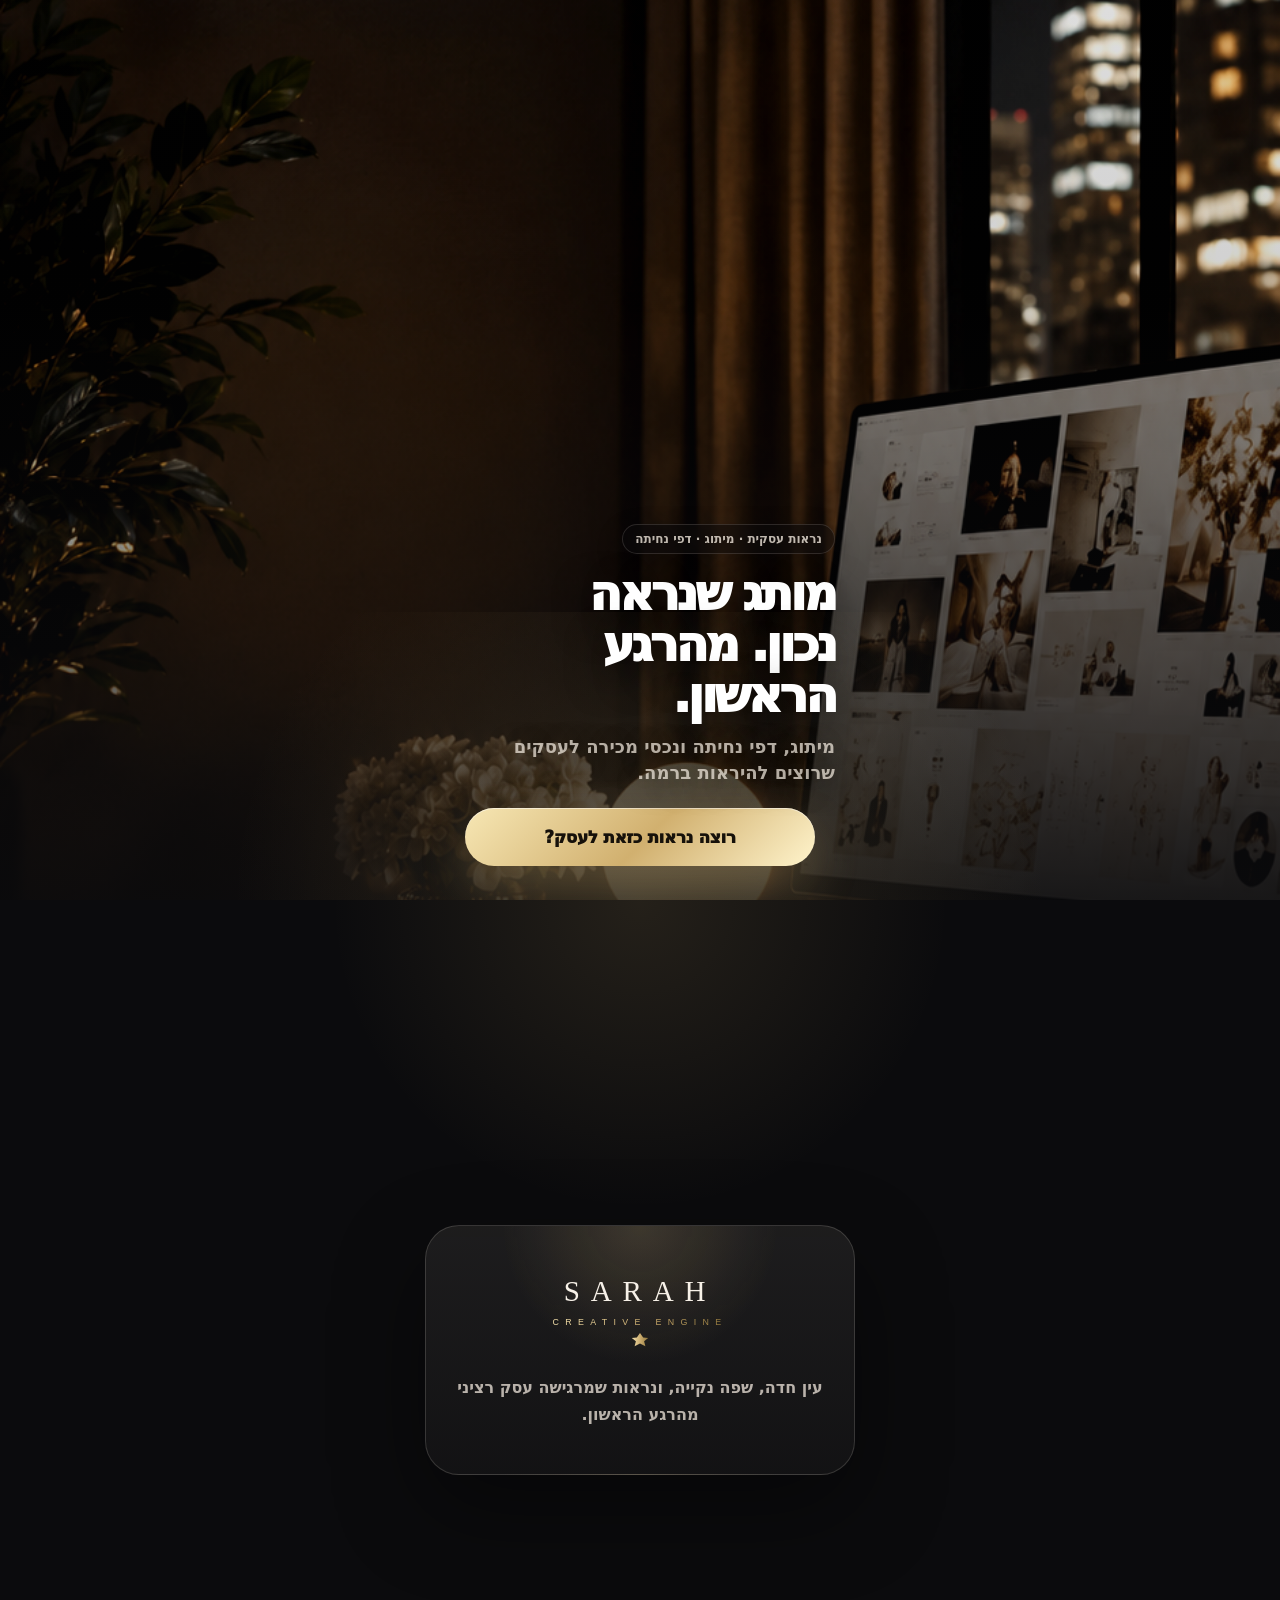
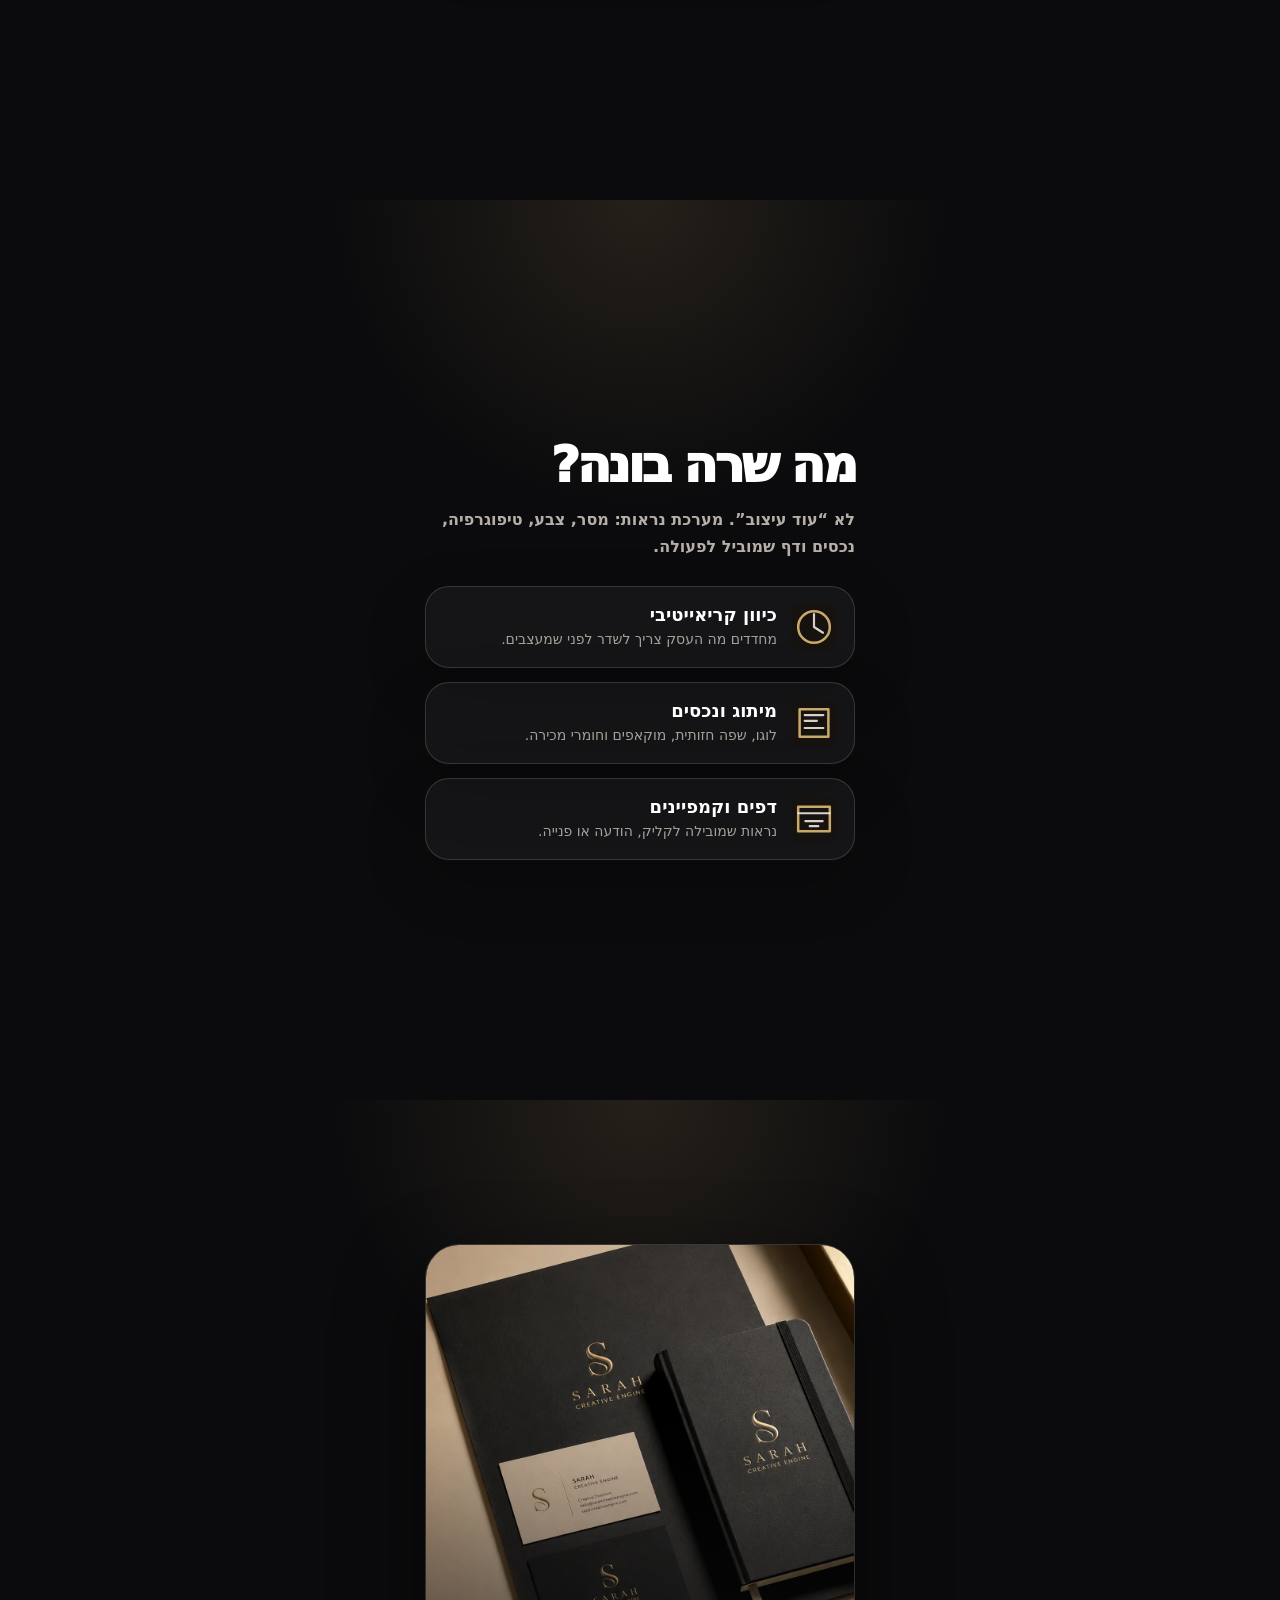
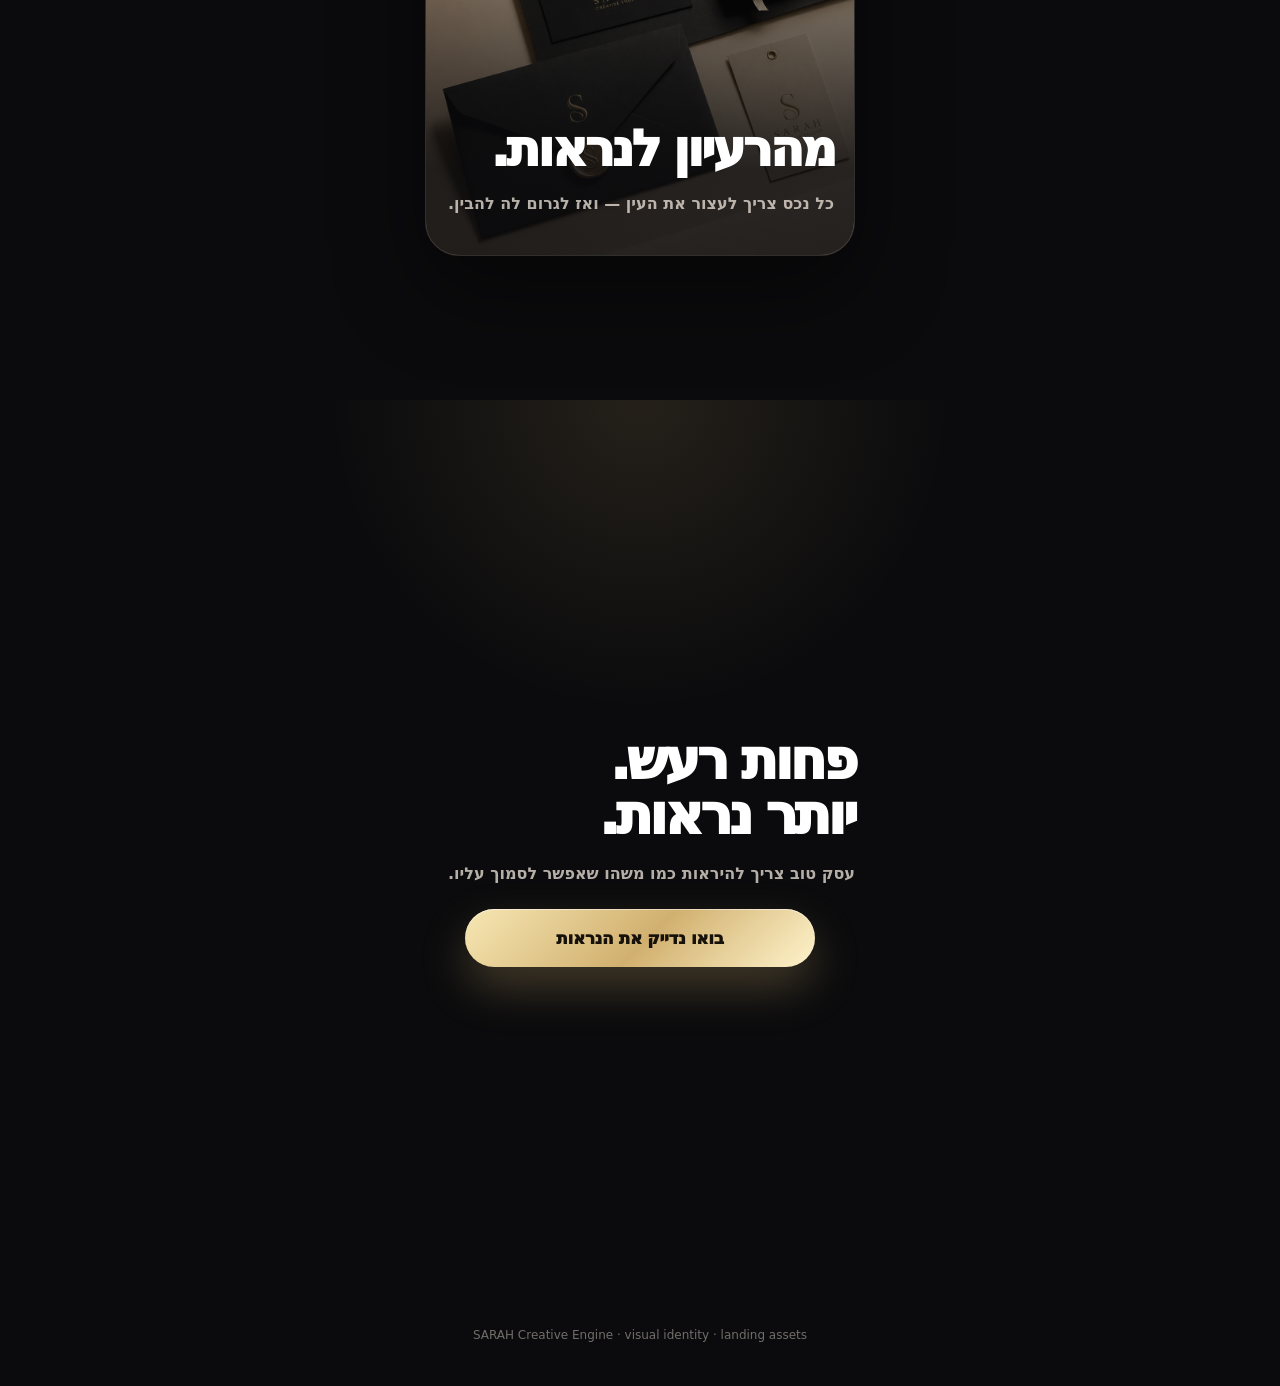
<file: sarah-creative/index.html>
<!doctype html>
<html lang="he" dir="rtl">
<head>
  <meta charset="utf-8" />
  <meta name="viewport" content="width=device-width, initial-scale=1, viewport-fit=cover" />
  <title>SARAH Creative Engine</title>
  <meta name="description" content="שרה קריאייטיב — מותג שנראה נכון. מהרגע הראשון." />
  <meta name="theme-color" content="#0b0b0d" />

  <style>
    :root{
      --black:#0b0b0d;
      --cream:#f3eadf;
      --muted:rgba(243,234,223,.72);
      --gold:#d1b06f;
      --line:rgba(243,234,223,.16);
      --glass:rgba(11,11,13,.52);
    }

    *{box-sizing:border-box;-webkit-tap-highlight-color:transparent}

    html,body{
      margin:0;
      max-width:100%;
      overflow-x:hidden;
      background:var(--black);
      color:var(--cream);
      font-family:Heebo,Assistant,system-ui,-apple-system,"Segoe UI",Arial,sans-serif;
    }

    a{color:inherit;text-decoration:none}

    .page{
      width:100%;
      overflow:hidden;
      background:var(--black);
    }

    .hero{
      min-height:100dvh;
      position:relative;
      display:flex;
      align-items:flex-end;
      overflow:hidden;
      padding:calc(18px + env(safe-area-inset-top)) 18px calc(24px + env(safe-area-inset-bottom));
    }

    .hero-photo{
      position:absolute;
      inset:0;
      width:100%;
      height:100%;
      object-fit:cover;
      object-position:center center;
      filter:saturate(.98) contrast(1.04) brightness(.92);
    }

    .hero::before{
      content:"";
      position:absolute;
      inset:0;
      background:
        linear-gradient(180deg,
          rgba(11,11,13,.08) 0%,
          rgba(11,11,13,.10) 34%,
          rgba(11,11,13,.52) 61%,
          rgba(11,11,13,.92) 100%);
      z-index:1;
    }

    .hero::after{
      content:"";
      position:absolute;
      left:0;
      right:0;
      bottom:0;
      height:38%;
      background:radial-gradient(circle at 50% 100%,rgba(209,176,111,.20),transparent 52%);
      z-index:1;
      pointer-events:none;
    }

    .hero-content{
      position:relative;
      z-index:2;
      width:min(100%,430px);
      margin:0 auto;
      padding-bottom:4px;
    }

    .eyebrow{
      display:inline-flex;
      align-items:center;
      border:1px solid var(--line);
      background:rgba(11,11,13,.44);
      backdrop-filter:blur(14px);
      color:rgba(243,234,223,.84);
      padding:8px 13px;
      border-radius:999px;
      font-size:13px;
      font-weight:850;
      margin-bottom:16px;
      box-shadow:0 12px 32px rgba(0,0,0,.24);
    }

    h1{
      margin:0;
      max-width:395px;
      font-size:clamp(42px,12vw,64px);
      line-height:.98;
      letter-spacing:-.075em;
      color:#fff;
      font-weight:950;
      text-wrap:balance;
      text-shadow:0 12px 44px rgba(0,0,0,.72);
    }

    .lead{
      margin:16px 0 0;
      max-width:360px;
      color:var(--muted);
      font-size:clamp(17px,4.9vw,21px);
      line-height:1.42;
      font-weight:720;
      text-shadow:0 8px 28px rgba(0,0,0,.8);
    }

    .cta{
      margin-top:22px;
      min-height:62px;
      width:100%;
      border-radius:999px;
      display:flex;
      align-items:center;
      justify-content:center;
      gap:10px;
      background:linear-gradient(135deg,#fff0bd,#d1b06f 48%,#fff6d6);
      color:#16110a;
      font-size:19px;
      font-weight:950;
      box-shadow:0 24px 58px rgba(209,176,111,.32), inset 0 1px 0 rgba(255,255,255,.6);
    }

    .section{
      min-height:100dvh;
      display:flex;
      align-items:center;
      padding:calc(34px + env(safe-area-inset-top)) 18px calc(34px + env(safe-area-inset-bottom));
      background:
        radial-gradient(circle at 50% 0%,rgba(209,176,111,.13),transparent 28%),
        #0b0b0d;
    }

    .box{
      width:min(100%,430px);
      margin:0 auto;
    }

    h2{
      margin:0 0 14px;
      font-size:clamp(36px,10vw,56px);
      line-height:1.02;
      letter-spacing:-.065em;
      color:#fff;
      font-weight:950;
      text-wrap:balance;
    }

    .text{
      color:rgba(243,234,223,.74);
      font-size:16px;
      line-height:1.65;
      font-weight:560;
    }

    .brand-card{
      border:1px solid var(--line);
      border-radius:34px;
      padding:30px 22px;
      background:
        linear-gradient(180deg,rgba(243,234,223,.08),rgba(243,234,223,.035)),
        radial-gradient(circle at 50% 0%,rgba(209,176,111,.18),transparent 42%);
      box-shadow:0 34px 90px rgba(0,0,0,.42);
      text-align:center;
    }

    .brand-card img{
      width:min(100%,310px);
      height:auto;
      display:block;
      margin:0 auto 18px;
    }

    .services{
      display:grid;
      gap:14px;
      margin-top:26px;
    }

    .service{
      display:flex;
      gap:14px;
      align-items:flex-start;
      border:1px solid var(--line);
      border-radius:24px;
      padding:17px;
      background:rgba(243,234,223,.045);
      box-shadow:0 22px 60px rgba(0,0,0,.22);
    }

    .service img{
      width:46px;
      height:46px;
      flex:none;
    }

    .service b{
      display:block;
      color:#fff;
      font-size:18px;
      margin-bottom:4px;
    }

    .service span{
      display:block;
      color:rgba(243,234,223,.66);
      font-size:14px;
      line-height:1.45;
    }

    .showcase{
      position:relative;
      min-height:68dvh;
      border-radius:34px;
      overflow:hidden;
      border:1px solid var(--line);
      box-shadow:0 34px 90px rgba(0,0,0,.48);
    }

    .showcase img{
      position:absolute;
      inset:0;
      width:100%;
      height:100%;
      object-fit:cover;
      filter:saturate(.95) contrast(1.04);
    }

    .showcase::after{
      content:"";
      position:absolute;
      inset:0;
      background:linear-gradient(180deg,transparent 28%,rgba(11,11,13,.86) 86%);
    }

    .showcase-copy{
      position:absolute;
      z-index:2;
      left:20px;
      right:20px;
      bottom:22px;
    }

    .quote{
      margin:0 0 18px;
      font-size:clamp(38px,11vw,62px);
      line-height:1.02;
      letter-spacing:-.07em;
      font-weight:950;
      color:#fff;
      text-wrap:balance;
    }

    .footer{
      padding:28px 18px 44px;
      text-align:center;
      color:rgba(243,234,223,.44);
      font-size:12px;
      direction:ltr;
    }
  </style>

<style id="premium-eye-v4">
  /* PREMIUM_EYE_V4 */

  .hero {
    align-items: flex-end;
    padding-bottom: calc(28px + env(safe-area-inset-bottom));
  }

  .hero-photo {
    object-position: center center;
    filter: saturate(.96) contrast(1.05) brightness(.90);
  }

  .hero::before {
    background:
      linear-gradient(180deg,
        rgba(11,11,13,.04) 0%,
        rgba(11,11,13,.10) 34%,
        rgba(11,11,13,.42) 62%,
        rgba(11,11,13,.88) 100%);
  }

  .hero::after {
    height: 32%;
    background: radial-gradient(circle at 50% 100%, rgba(209,176,111,.16), transparent 58%);
  }

  .hero-content {
    width: min(100%, 390px);
    margin: 0 auto;
    padding-bottom: 6px;
  }

  .eyebrow {
    margin-bottom: 14px;
    padding: 7px 12px;
    font-size: 12px;
    font-weight: 820;
    background: rgba(11,11,13,.42);
    border-color: rgba(243,234,223,.14);
    color: rgba(243,234,223,.78);
    box-shadow: 0 10px 28px rgba(0,0,0,.22);
  }

  h1 {
    max-width: 340px;
    font-size: clamp(34px, 9.4vw, 48px);
    line-height: 1.06;
    letter-spacing: -.065em;
    font-weight: 930;
    text-shadow: 0 12px 38px rgba(0,0,0,.74);
  }

  .lead {
    margin-top: 13px;
    max-width: 330px;
    font-size: clamp(15.5px, 4.15vw, 18px);
    line-height: 1.48;
    font-weight: 620;
    color: rgba(243,234,223,.72);
  }

  .cta {
    width: min(100%, 350px);
    min-height: 58px;
    margin: 21px auto 0;
    font-size: 17px;
    font-weight: 920;
    letter-spacing: -.025em;
    background: linear-gradient(135deg,#f7e7b4,#d1b06f 52%,#fff4cc);
    box-shadow: 0 20px 46px rgba(209,176,111,.28), inset 0 1px 0 rgba(255,255,255,.52);
  }

  h2 {
    font-size: clamp(33px, 9.4vw, 50px);
    letter-spacing: -.062em;
  }

  .quote {
    font-size: clamp(34px, 9.5vw, 54px);
    letter-spacing: -.065em;
  }

  @media (max-height: 720px) {
    .eyebrow { margin-bottom: 10px; font-size: 11.5px; }
    h1 { font-size: clamp(31px, 8.7vw, 42px); max-width: 330px; }
    .lead { font-size: 14.8px; line-height: 1.42; }
    .cta { min-height: 54px; margin-top: 17px; }
  }
</style>

</head>

<body>
  <main class="page">

    <section class="hero">
      <img class="hero-photo" src="./assets/hero/hero-office-pro.png" alt="סטודיו קריאייטיב יוקרתי" />
      <div class="hero-content">
        <div class="eyebrow">נראות עסקית · מיתוג · דפי נחיתה</div>
        <h1>מותג שנראה נכון. מהרגע הראשון.</h1>
        <p class="lead">מיתוג, דפי נחיתה ונכסי מכירה לעסקים שרוצים להיראות ברמה.</p>
        <a class="cta js-wa" href="#">רוצה נראות כזאת לעסק?</a>
      </div>
    </section>

    <section class="section">
      <div class="box brand-card">
        <img src="./assets/logo/logo-primary.svg" alt="SARAH Creative Engine" />
        <p class="text">עין חדה, שפה נקייה, ונראות שמרגישה עסק רציני מהרגע הראשון.</p>
      </div>
    </section>

    <section class="section">
      <div class="box">
        <h2>מה שרה בונה?</h2>
        <p class="text">לא “עוד עיצוב”. מערכת נראות: מסר, צבע, טיפוגרפיה, נכסים ודף שמוביל לפעולה.</p>

        <div class="services">
          <div class="service">
            <img src="./assets/icons/icon-strategy.svg" alt="">
            <div>
              <b>כיוון קריאייטיבי</b>
              <span>מחדדים מה העסק צריך לשדר לפני שמעצבים.</span>
            </div>
          </div>

          <div class="service">
            <img src="./assets/icons/icon-branding.svg" alt="">
            <div>
              <b>מיתוג ונכסים</b>
              <span>לוגו, שפה חזותית, מוקאפים וחומרי מכירה.</span>
            </div>
          </div>

          <div class="service">
            <img src="./assets/icons/icon-landing.svg" alt="">
            <div>
              <b>דפים וקמפיינים</b>
              <span>נראות שמובילה לקליק, הודעה או פנייה.</span>
            </div>
          </div>
        </div>
      </div>
    </section>

    <section class="section">
      <div class="box">
        <div class="showcase">
          <img src="./assets/showcase/showcase-brand.webp" alt="מיתוג ונכסי מותג">
          <div class="showcase-copy">
            <h2>מהרעיון לנראות.</h2>
            <p class="text">כל נכס צריך לעצור את העין — ואז לגרום לה להבין.</p>
          </div>
        </div>
      </div>
    </section>

    <section class="section">
      <div class="box">
        <div class="quote">פחות רעש. יותר נראות.</div>
        <p class="text">עסק טוב צריך להיראות כמו משהו שאפשר לסמוך עליו.</p>
        <a class="cta js-wa" href="#">בואו נדייק את הנראות</a>
      </div>
    </section>

    <footer class="footer">SARAH Creative Engine · visual identity · landing assets</footer>
  </main>

  <script>
    const params = new URLSearchParams(location.search);
    const target = (params.get('to') || '').replace(/[^0-9]/g, '');
    const text = 'היי שרה, ראיתי את הדף שלך. אני רוצה לבנות מיתוג / דף / נכסים לעסק שלי שייראו מקצועי ויעבדו באמת. אפשר לדבר?';
    const url = target ? 'https://wa.me/' + target + '?text=' + encodeURIComponent(text) : 'https://wa.me/?text=' + encodeURIComponent(text);
    document.querySelectorAll('.js-wa').forEach((btn) => {
      btn.href = url;
      btn.target = '_blank';
      btn.rel = 'noopener';
    });
  </script>
</body>
</html>
</file>
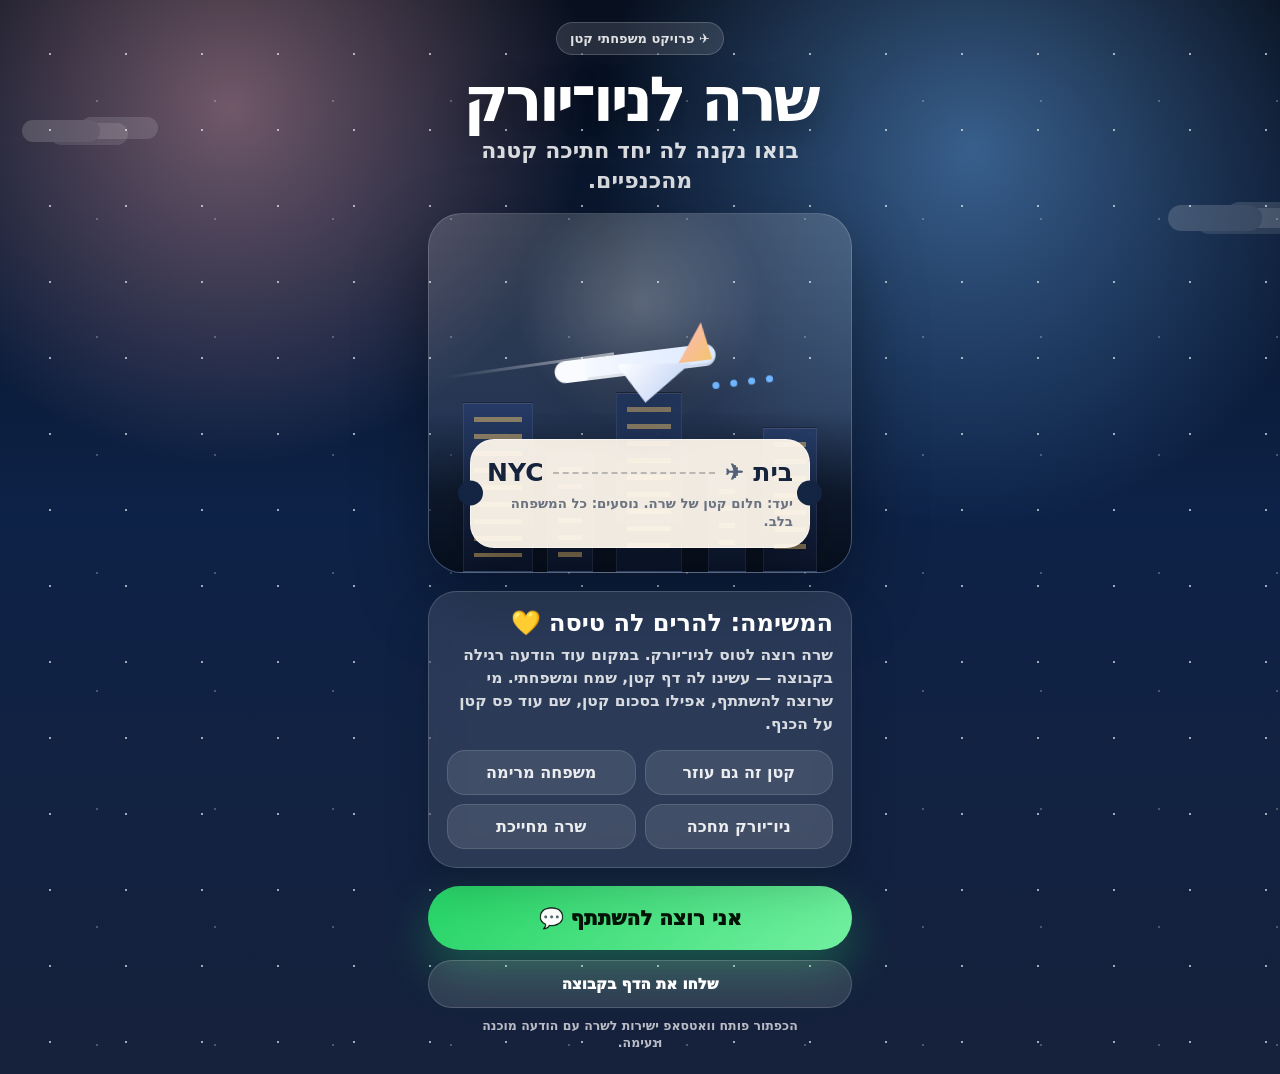
<file: sarah-new-york/index.html>
<!doctype html>
<html lang="he" dir="rtl">
<head>
  <meta charset="utf-8" />
  <meta name="viewport" content="width=device-width, initial-scale=1, viewport-fit=cover" />
  <title>שרה לניו־יורק ✈️</title>
  <meta name="description" content="משפחה קונה לשרה כנפיים קטנות לניו־יורק." />
  <meta property="og:title" content="שרה לניו־יורק ✈️" />
  <meta property="og:description" content="משפחה קונה לשרה כנפיים קטנות לניו־יורק." />
  <meta name="theme-color" content="#0b1020" />
  <style>
    :root{
      --ink:#111827;
      --paper:#fff8ec;
      --cream:#fff2da;
      --blue:#0d2247;
      --sky:#6fb6ff;
      --gold:#f2c46d;
      --pink:#ffb7c5;
      --green:#25d366;
      --muted:rgba(255,255,255,.78);
    }
    *{box-sizing:border-box;-webkit-tap-highlight-color:transparent}
    html,body{margin:0;width:100%;min-height:100%;max-width:100%;overflow-x:hidden;font-family:system-ui,-apple-system,"Segoe UI",Arial,sans-serif;background:#08101f;color:white}
    body{direction:rtl}
    .page{position:relative;min-height:100dvh;width:100%;overflow:hidden;background:
      radial-gradient(circle at 18% 10%, rgba(255,183,197,.42), transparent 25%),
      radial-gradient(circle at 76% 14%, rgba(111,182,255,.46), transparent 28%),
      linear-gradient(180deg,#08101f 0%,#0d2247 48%,#16213b 100%)}
    .stars{position:absolute;inset:0;pointer-events:none;background-image:
      radial-gradient(circle,rgba(255,255,255,.88) 0 1px,transparent 1.4px),
      radial-gradient(circle,rgba(255,255,255,.35) 0 1px,transparent 1.5px);background-size:76px 76px,118px 118px;background-position:12px 16px,38px 42px;opacity:.7}
    .cloud{position:absolute;border-radius:999px;background:rgba(255,255,255,.16);filter:blur(.2px);box-shadow:28px 3px 0 rgba(255,255,255,.11),58px -3px 0 rgba(255,255,255,.13)}
    .cloud.one{width:78px;height:22px;top:120px;left:22px;animation:float 8s ease-in-out infinite}
    .cloud.two{width:94px;height:26px;top:205px;right:18px;animation:float 9s ease-in-out infinite reverse}
    @keyframes float{0%,100%{transform:translateY(0)}50%{transform:translateY(-12px)}}
    .wrap{position:relative;z-index:2;width:min(100%,460px);margin:0 auto;min-height:100dvh;padding:calc(18px + env(safe-area-inset-top)) 18px calc(22px + env(safe-area-inset-bottom));display:flex;flex-direction:column;justify-content:space-between;gap:18px}
    .top{text-align:center;padding-top:4px}
    .badge{display:inline-flex;align-items:center;gap:8px;padding:8px 13px;border-radius:999px;background:rgba(255,255,255,.12);border:1px solid rgba(255,255,255,.18);backdrop-filter:blur(12px);font-weight:850;font-size:13px;color:rgba(255,255,255,.86)}
    h1{margin:16px 0 8px;font-size:clamp(43px,13vw,62px);line-height:.92;letter-spacing:-.06em;text-shadow:0 8px 35px rgba(0,0,0,.38)}
    .lead{margin:0 auto;color:rgba(255,255,255,.84);font-size:clamp(18px,5vw,22px);line-height:1.34;font-weight:800;max-width:360px}
    .hero{position:relative;min-height:360px;border-radius:34px;background:
      linear-gradient(180deg,rgba(255,255,255,.16),rgba(255,255,255,.07)),
      radial-gradient(circle at 50% 25%,rgba(255,255,255,.22),transparent 36%);border:1px solid rgba(255,255,255,.17);box-shadow:0 28px 70px rgba(0,0,0,.36);overflow:hidden;isolation:isolate}
    .ny{position:absolute;left:0;right:0;bottom:0;height:45%;opacity:.95;background:linear-gradient(180deg,transparent 0%,rgba(5,12,24,.72) 52%,rgba(5,12,24,.95) 100%)}
    .building{position:absolute;bottom:0;background:linear-gradient(180deg,#263c67,#0b1429);border:1px solid rgba(255,255,255,.08);box-shadow:inset 0 1px 0 rgba(255,255,255,.11)}
    .b1{right:8%;width:54px;height:145px}.b2{right:25%;width:38px;height:98px}.b3{right:40%;width:66px;height:180px}.b4{left:28%;width:46px;height:120px}.b5{left:8%;width:70px;height:170px}
    .building::before{content:"";position:absolute;inset:14px 10px;background:repeating-linear-gradient(180deg,rgba(242,196,109,.9) 0 5px,transparent 5px 17px);opacity:.58}
    .plane{position:absolute;left:50%;top:29%;width:188px;height:88px;transform:translateX(-50%) rotate(-7deg);filter:drop-shadow(0 18px 24px rgba(0,0,0,.28));animation:plane 3.8s ease-in-out infinite;z-index:3}
    @keyframes plane{0%,100%{transform:translateX(-50%) translateY(0) rotate(-7deg)}50%{transform:translateX(-50%) translateY(-10px) rotate(-4deg)}}
    .body{position:absolute;left:18px;right:18px;top:34px;height:22px;border-radius:999px;background:linear-gradient(90deg,#f9fbff,#dce9ff);box-shadow:inset 0 -3px 0 rgba(0,0,0,.08)}
    .nose{position:absolute;left:8px;top:34px;width:32px;height:22px;border-radius:999px 8px 8px 999px;background:#f9fbff}
    .wing{position:absolute;left:70px;top:43px;width:74px;height:42px;background:linear-gradient(135deg,#ffffff,#b9cdf5);clip-path:polygon(0 0,100% 20%,33% 100%);border-radius:8px}
    .tail{position:absolute;right:22px;top:12px;width:34px;height:38px;background:linear-gradient(135deg,#ffb7c5,#f2c46d);clip-path:polygon(0 100%,100% 100%,80% 0)}
    .window{position:absolute;top:39px;width:7px;height:7px;border-radius:50%;background:#6fb6ff;box-shadow:18px 0 0 #6fb6ff,36px 0 0 #6fb6ff,54px 0 0 #6fb6ff}
    .trail{position:absolute;right:56%;top:42%;height:3px;width:170px;background:linear-gradient(90deg,transparent,rgba(255,255,255,.72));border-radius:999px;transform:rotate(-8deg);opacity:.8}
    .ticket{position:absolute;left:50%;bottom:24px;width:min(86%,340px);transform:translateX(-50%);background:rgba(255,248,236,.94);color:var(--ink);border-radius:24px;padding:18px 16px 16px;box-shadow:0 18px 42px rgba(0,0,0,.3);border:1px solid rgba(255,255,255,.52)}
    .ticket::before,.ticket::after{content:"";position:absolute;top:50%;width:25px;height:25px;border-radius:50%;background:#142543;transform:translateY(-50%)}
    .ticket::before{right:-13px}.ticket::after{left:-13px}
    .route{display:flex;align-items:center;justify-content:space-between;gap:10px;font-weight:950;color:#15233d}.route b{font-size:25px}.route span{font-size:22px;color:#526179}.dash{flex:1;border-bottom:2px dashed rgba(17,24,39,.25)}
    .ticket small{display:block;margin-top:8px;color:#6b7280;font-weight:800;line-height:1.35}
    .story{background:rgba(255,255,255,.11);border:1px solid rgba(255,255,255,.16);border-radius:28px;padding:18px;backdrop-filter:blur(14px);box-shadow:0 18px 45px rgba(0,0,0,.18)}
    .story h2{margin:0 0 8px;font-size:24px;line-height:1.1}.story p{margin:0;color:rgba(255,255,255,.82);font-weight:750;line-height:1.48;font-size:15.5px}
    .chips{display:grid;grid-template-columns:1fr 1fr;gap:9px;margin-top:14px}.chip{border-radius:18px;background:rgba(255,255,255,.10);border:1px solid rgba(255,255,255,.13);padding:12px 10px;text-align:center;font-weight:900;color:rgba(255,255,255,.9)}
    .bottom{display:flex;flex-direction:column;gap:10px;align-items:center;text-align:center}.cta{width:100%;min-height:64px;border:0;border-radius:999px;background:linear-gradient(135deg,#25d366,#72f0a0);color:#051408;text-decoration:none;display:flex;align-items:center;justify-content:center;gap:10px;font-size:20px;font-weight:950;box-shadow:0 20px 48px rgba(37,211,102,.32);animation:pulse 1.55s ease-in-out infinite}.cta.secondary{animation:none;background:rgba(255,255,255,.12);color:white;box-shadow:none;border:1px solid rgba(255,255,255,.16);min-height:48px;font-size:15px}.note{color:rgba(255,255,255,.7);font-size:12.5px;font-weight:750;line-height:1.35;max-width:360px}
    @keyframes pulse{0%,100%{transform:translateY(0) scale(1)}50%{transform:translateY(-3px) scale(1.015)}}
    @media(max-height:720px){.hero{min-height:315px}h1{font-size:clamp(38px,11vw,52px)}.story{padding:15px}.chips{display:none}.lead{font-size:17px}}
  </style>
</head>
<body>
  <main class="page">
    <div class="stars"></div>
    <div class="cloud one"></div>
    <div class="cloud two"></div>
    <div class="wrap">
      <section class="top">
        <div class="badge">✈️ פרויקט משפחתי קטן</div>
        <h1>שרה לניו־יורק</h1>
        <p class="lead">בואו נקנה לה יחד חתיכה קטנה מהכנפיים.</p>
      </section>

      <section class="hero" aria-label="כרטיס טיסה לשרה לניו יורק">
        <div class="trail"></div>
        <div class="plane" aria-hidden="true">
          <div class="body"><div class="window"></div></div><div class="nose"></div><div class="wing"></div><div class="tail"></div>
        </div>
        <div class="ny">
          <div class="building b1"></div><div class="building b2"></div><div class="building b3"></div><div class="building b4"></div><div class="building b5"></div>
        </div>
        <div class="ticket">
          <div class="route"><b>בית</b><span>✈</span><div class="dash"></div><b>NYC</b></div>
          <small>יעד: חלום קטן של שרה. נוסעים: כל המשפחה בלב.</small>
        </div>
      </section>

      <section class="story">
        <h2>המשימה: להרים לה טיסה 💛</h2>
        <p>שרה רוצה לטוס לניו־יורק. במקום עוד הודעה רגילה בקבוצה — עשינו לה דף קטן, שמח ומשפחתי. מי שרוצה להשתתף, אפילו בסכום קטן, שם עוד פס קטן על הכנף.</p>
        <div class="chips">
          <div class="chip">קטן זה גם עוזר</div>
          <div class="chip">משפחה מרימה</div>
          <div class="chip">ניו־יורק מחכה</div>
          <div class="chip">שרה מחייכת</div>
        </div>
      </section>

      <section class="bottom">
        <a id="wa" class="cta" href="#">אני רוצה להשתתף 💬</a>
        <a id="share" class="cta secondary" href="#">שלחו את הדף בקבוצה</a>
        <div class="note">הכפתור פותח וואטסאפ ישירות לשרה עם הודעה מוכנה ונעימה.</div>
      </section>
    </div>
  </main>

  <script>
    const messageToSarah = [
      'שרה יקרה ✈️💛',
      'ראיתי את הדף הקטן שעשו לך לניו־יורק.',
      'אני רוצה להשתתף ולעזור לך להתקרב לכרטיס טיסה.',
      'תגידי לי איך הכי נוח להעביר.'
    ].join('\n');

    const shareText = [
      'משפחה יקרה ✈️',
      'עשינו לשרה דף קטן כדי לעזור לה לקנות כרטיס לניו־יורק.',
      'מי שרוצה להשתתף אפילו קצת — זה הקישור:',
      location.href.split('?')[0]
    ].join('\n');

    const defaultSarahPhone = '972534457194';
    const sarahPhone = new URLSearchParams(location.search).get('phone') || defaultSarahPhone;
    const cleanPhone = sarahPhone.replace(/[^0-9]/g,'');
    const waUrl = cleanPhone
      ? `https://wa.me/${cleanPhone}?text=${encodeURIComponent(messageToSarah)}`
      : `https://wa.me/?text=${encodeURIComponent(messageToSarah)}`;

    document.getElementById('wa').href = waUrl;
    document.getElementById('share').href = `https://wa.me/?text=${encodeURIComponent(shareText)}`;
  </script>
</body>
</html>
</file>
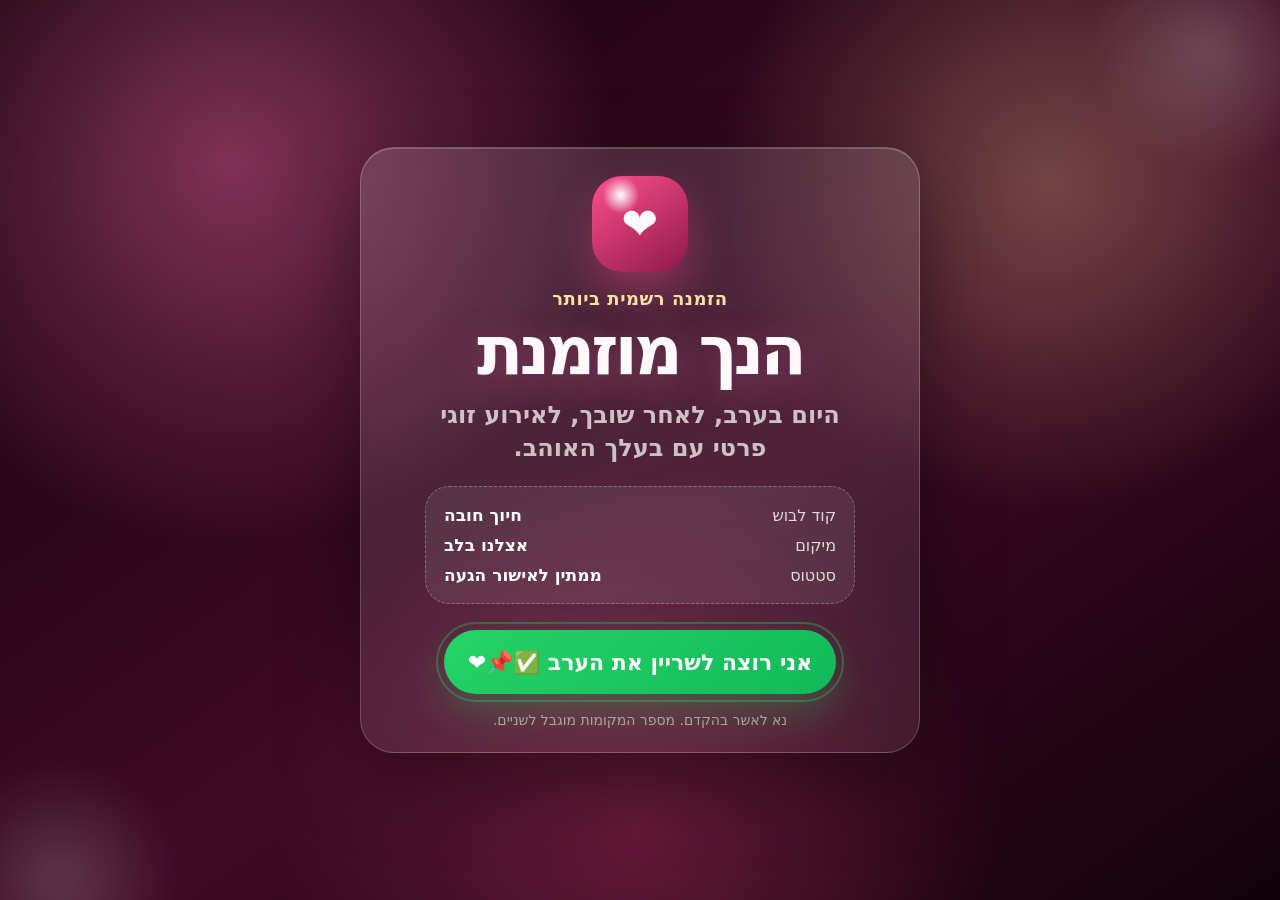
<file: wife-evening/index.html>
<!doctype html>
<html lang="he" dir="rtl">
<head>
  <meta charset="utf-8" />
  <meta name="viewport" content="width=device-width, initial-scale=1" />
  <title>הזמנה אישית להערב ❤️</title>
  <meta name="description" content="הזמנה אישית, עדינה ומצחיקה להערב." />
  <meta property="og:title" content="הזמנה אישית להערב ❤️" />
  <meta property="og:description" content="מחכה לאישור הגעה..." />
  <meta property="og:type" content="website" />
  <meta name="theme-color" content="#ff4f8b" />
  <style>
    :root {
      --bg1: #16030d;
      --bg2: #3d0a24;
      --pink: #ff6fae;
      --rose: #ff4f8b;
      --gold: #ffe0a3;
      --white: #fff9fc;
      --soft: rgba(255,255,255,.72);
      --glass: rgba(255,255,255,.10);
      --border: rgba(255,255,255,.20);
    }

    * { box-sizing: border-box; }

    html, body {
      margin: 0;
      min-height: 100%;
      font-family: system-ui, -apple-system, BlinkMacSystemFont, "Segoe UI", Arial, sans-serif;
      color: var(--white);
      background:
        radial-gradient(circle at 18% 18%, rgba(255,111,174,.42), transparent 30%),
        radial-gradient(circle at 82% 20%, rgba(255,224,163,.28), transparent 26%),
        radial-gradient(circle at 50% 92%, rgba(255,79,139,.26), transparent 35%),
        linear-gradient(145deg, var(--bg1), var(--bg2) 55%, #12020a);
      overflow-x: hidden;
    }

    body::before,
    body::after {
      content: "";
      position: fixed;
      inset: auto;
      width: 280px;
      height: 280px;
      border-radius: 999px;
      filter: blur(10px);
      opacity: .18;
      pointer-events: none;
      background: radial-gradient(circle, #fff, transparent 62%);
      animation: floaty 8s ease-in-out infinite;
    }

    body::before { top: -90px; right: -70px; }
    body::after { bottom: -120px; left: -80px; animation-delay: -3s; }

    main {
      min-height: 100vh;
      display: grid;
      place-items: center;
      padding: 28px 18px;
      position: relative;
      isolation: isolate;
    }

    .sparkles {
      position: fixed;
      inset: 0;
      overflow: hidden;
      pointer-events: none;
      z-index: 0;
    }

    .sparkles span {
      position: absolute;
      display: block;
      width: 7px;
      height: 7px;
      border-radius: 999px;
      background: rgba(255,255,255,.8);
      box-shadow: 0 0 18px rgba(255,255,255,.78);
      animation: rise 7s linear infinite;
      bottom: -30px;
    }

    .sparkles span:nth-child(1){ right: 10%; animation-delay: 0s; }
    .sparkles span:nth-child(2){ right: 22%; animation-delay: 1.2s; width: 4px; height: 4px; }
    .sparkles span:nth-child(3){ right: 40%; animation-delay: 2.1s; }
    .sparkles span:nth-child(4){ right: 58%; animation-delay: .5s; width: 5px; height: 5px; }
    .sparkles span:nth-child(5){ right: 78%; animation-delay: 3s; }
    .sparkles span:nth-child(6){ right: 88%; animation-delay: 4.2s; width: 4px; height: 4px; }

    .card {
      width: min(560px, 100%);
      position: relative;
      z-index: 1;
      border: 1px solid var(--border);
      background: linear-gradient(160deg, rgba(255,255,255,.14), rgba(255,255,255,.07));
      box-shadow:
        0 28px 80px rgba(0,0,0,.38),
        inset 0 1px 0 rgba(255,255,255,.20);
      backdrop-filter: blur(18px);
      border-radius: 34px;
      padding: 28px 22px 24px;
      text-align: center;
      overflow: hidden;
    }

    .card::before {
      content: "";
      position: absolute;
      inset: -2px;
      border-radius: inherit;
      background: linear-gradient(90deg, transparent, rgba(255,255,255,.20), transparent);
      transform: translateX(-100%);
      animation: shine 4.4s ease-in-out infinite;
      pointer-events: none;
    }

    .seal {
      width: 96px;
      height: 96px;
      margin: 0 auto 16px;
      display: grid;
      place-items: center;
      border-radius: 30px;
      background:
        radial-gradient(circle at 30% 20%, #fff, transparent 18%),
        linear-gradient(145deg, var(--rose), #8c1a4b);
      box-shadow: 0 18px 42px rgba(255,79,139,.38);
      font-size: 44px;
      animation: pulse 2.2s ease-in-out infinite;
    }

    .eyebrow {
      margin: 0 0 10px;
      color: var(--gold);
      font-size: clamp(15px, 3.6vw, 18px);
      letter-spacing: .03em;
      font-weight: 800;
    }

    h1 {
      margin: 0;
      font-size: clamp(36px, 12vw, 68px);
      line-height: .95;
      letter-spacing: -0.06em;
      text-shadow: 0 10px 40px rgba(255,111,174,.36);
    }

    .subtitle {
      margin: 16px auto 0;
      max-width: 420px;
      color: var(--soft);
      font-size: clamp(18px, 5vw, 24px);
      line-height: 1.35;
      font-weight: 650;
    }

    .ticket {
      margin: 22px auto 0;
      display: grid;
      gap: 10px;
      max-width: 430px;
      padding: 18px;
      border-radius: 24px;
      border: 1px dashed rgba(255,255,255,.28);
      background: rgba(255,255,255,.08);
    }

    .line {
      display: flex;
      justify-content: space-between;
      gap: 14px;
      align-items: center;
      font-size: 16px;
      color: rgba(255,255,255,.82);
    }

    .line strong {
      color: #fff;
      font-size: 17px;
    }

    .cta {
      margin: 26px auto 0;
      display: inline-flex;
      align-items: center;
      justify-content: center;
      gap: 10px;
      min-height: 64px;
      padding: 0 24px;
      border-radius: 999px;
      border: 0;
      background: linear-gradient(135deg, #25d366, #13b95a);
      color: white;
      text-decoration: none;
      font-size: clamp(17px, 4.7vw, 22px);
      font-weight: 900;
      box-shadow: 0 18px 40px rgba(37,211,102,.28);
      animation: wiggle 1.55s ease-in-out infinite;
      transform-origin: center;
      position: relative;
    }

    .cta::after {
      content: "";
      position: absolute;
      inset: -8px;
      border-radius: inherit;
      border: 2px solid rgba(37,211,102,.34);
      animation: ring 1.8s ease-out infinite;
    }

    .small {
      margin: 18px 0 0;
      color: rgba(255,255,255,.56);
      font-size: 14px;
    }

    @keyframes wiggle {
      0%, 100% { transform: translateY(0) rotate(0deg) scale(1); }
      20% { transform: translateY(-3px) rotate(1.2deg) scale(1.025); }
      45% { transform: translateY(2px) rotate(-1.1deg) scale(.995); }
      70% { transform: translateY(-2px) rotate(.8deg) scale(1.015); }
    }

    @keyframes pulse {
      0%, 100% { transform: scale(1); }
      50% { transform: scale(1.06); }
    }

    @keyframes ring {
      from { opacity: .9; transform: scale(.98); }
      to { opacity: 0; transform: scale(1.16); }
    }

    @keyframes shine {
      0%, 55% { transform: translateX(-110%); opacity: 0; }
      70% { opacity: 1; }
      100% { transform: translateX(110%); opacity: 0; }
    }

    @keyframes rise {
      from { transform: translateY(0) scale(.8); opacity: 0; }
      18% { opacity: .8; }
      to { transform: translateY(-110vh) scale(1.4); opacity: 0; }
    }

    @keyframes floaty {
      0%, 100% { transform: translate3d(0,0,0) scale(1); }
      50% { transform: translate3d(18px,22px,0) scale(1.06); }
    }
  </style>
</head>
<body>
  <div class="sparkles" aria-hidden="true">
    <span></span><span></span><span></span><span></span><span></span><span></span>
  </div>

  <main>
    <section class="card" aria-label="הזמנה אישית להערב">
      <div class="seal" aria-hidden="true">❤️</div>
      <p class="eyebrow">הזמנה רשמית ביותר</p>
      <h1>הנך מוזמנת</h1>
      <p class="subtitle">היום בערב, לאחר שובך, לאירוע זוגי פרטי עם בעלך האוהב.</p>

      <div class="ticket" aria-label="פרטי האירוע">
        <div class="line"><span>קוד לבוש</span><strong>חיוך חובה</strong></div>
        <div class="line"><span>מיקום</span><strong>אצלנו בלב</strong></div>
        <div class="line"><span>סטטוס</span><strong>ממתין לאישור הגעה</strong></div>
      </div>

      <a class="cta" href="https://wa.me/972527812215?text=%D7%90%D7%A0%D7%99%20%D7%A8%D7%95%D7%A6%D7%94%20%D7%9C%D7%A9%D7%A8%D7%99%D7%99%D7%9F%20%D7%90%D7%AA%20%D7%94%D7%A2%D7%A8%D7%91%20%E2%9C%85%F0%9F%93%8C%E2%9D%A4%EF%B8%8F" target="_blank" rel="noopener">
        אני רוצה לשריין את הערב ✅📌❤️
      </a>

      <p class="small">נא לאשר בהקדם. מספר המקומות מוגבל לשניים.</p>
    </section>
  </main>
</body>
</html>
</file>
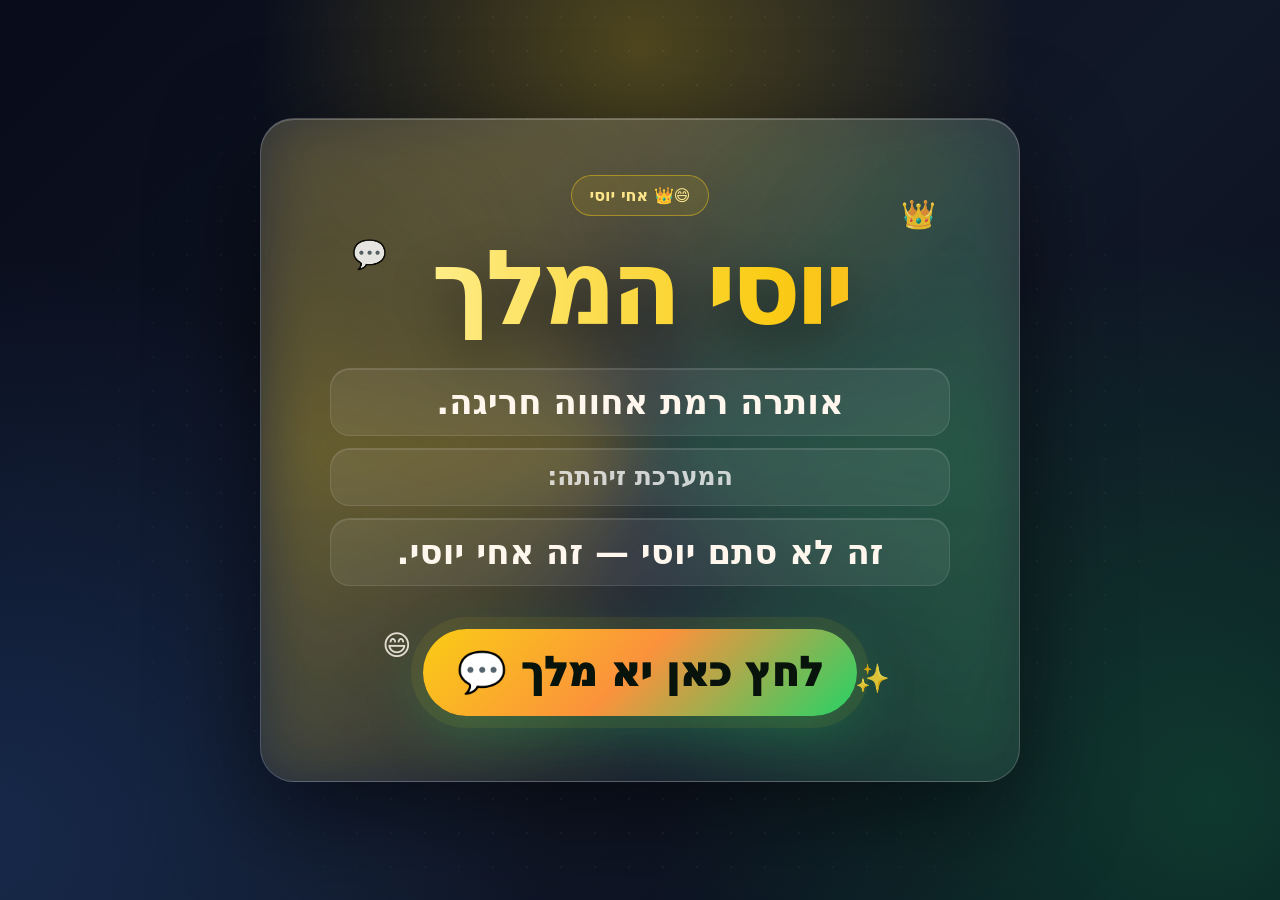
<file: yossi-hamelech/index.html>
<!doctype html>
<html lang="he" dir="rtl">
<head>
  <meta charset="utf-8" />
  <meta name="viewport" content="width=device-width, initial-scale=1" />
  <meta name="theme-color" content="#050816" />
  <title>אחי יוסי</title>
  <meta name="description" content="יוסי המלך — לחץ כאן יא מלך" />
  <meta property="og:title" content="אחי יוסי 👑" />
  <meta property="og:description" content="זה לא סתם יוסי — זה אחי יוסי." />
  <meta property="og:type" content="website" />
  <style>
    :root{--bg:#050816;--gold:#facc15;--orange:#fb923c;--green:#25D366;--text:#fff7ed;--muted:rgba(255,255,255,.76)}
    *{box-sizing:border-box}
    html,body{margin:0;min-height:100%;font-family:system-ui,-apple-system,"Segoe UI",Arial,sans-serif;background:var(--bg);color:var(--text);overflow:hidden}
    body:before{content:"";position:fixed;inset:-20%;background:radial-gradient(circle at 50% 18%,rgba(250,204,21,.28),transparent 28%),radial-gradient(circle at 82% 78%,rgba(37,211,102,.22),transparent 32%),radial-gradient(circle at 13% 80%,rgba(59,130,246,.19),transparent 31%),linear-gradient(135deg,#050816,#111827 55%,#020617);animation:bg 8s ease-in-out infinite alternate}
    body:after{content:"";position:fixed;inset:0;background-image:radial-gradient(rgba(255,255,255,.85) 1px,transparent 1px);background-size:34px 34px;opacity:.18;mask-image:radial-gradient(circle,#000,transparent 78%)}
    main{position:relative;z-index:2;min-height:100vh;display:grid;place-items:center;padding:22px}
    .card{width:min(760px,100%);text-align:center;border:1px solid rgba(255,255,255,.20);border-radius:34px;padding:clamp(28px,6vw,56px);background:linear-gradient(180deg,rgba(255,255,255,.14),rgba(255,255,255,.06));box-shadow:0 30px 100px rgba(0,0,0,.55),inset 0 1px 0 rgba(255,255,255,.22);backdrop-filter:blur(18px);position:relative;overflow:hidden}
    .card:before{content:"";position:absolute;inset:-2px;background:conic-gradient(from 180deg,transparent,rgba(250,204,21,.50),transparent,rgba(37,211,102,.34),transparent);filter:blur(30px);opacity:.62;z-index:-1;animation:spin 6s linear infinite}
    .badge{display:inline-flex;align-items:center;justify-content:center;gap:10px;border:1px solid rgba(250,204,21,.45);background:rgba(250,204,21,.10);color:#fde68a;border-radius:999px;padding:10px 18px;font-weight:900;margin-bottom:20px;animation:mini 1.7s ease-in-out infinite}
    h1{margin:0;font-size:clamp(48px,12vw,104px);line-height:1;letter-spacing:-.06em;background:linear-gradient(90deg,#fff7ad,var(--gold),var(--orange),#22c55e,#fff7ad);background-size:280% 100%;-webkit-background-clip:text;background-clip:text;color:transparent;filter:drop-shadow(0 18px 25px rgba(0,0,0,.45));animation:gold 3.4s ease-in-out infinite}
    .lines{margin:28px auto 0;display:grid;gap:12px;max-width:620px;font-weight:850;font-size:clamp(20px,4.7vw,34px);line-height:1.25}
    .lines span{display:block;padding:12px 16px;border-radius:20px;background:rgba(255,255,255,.07);border:1px solid rgba(255,255,255,.10);box-shadow:inset 0 1px 0 rgba(255,255,255,.12)}
    .small{font-size:clamp(17px,3.8vw,25px);color:var(--muted);font-weight:750}
    .cta-wrap{margin-top:34px;min-height:105px;display:grid;place-items:center}
    .cta{display:inline-flex;align-items:center;justify-content:center;gap:12px;text-decoration:none;color:#07130b;background:linear-gradient(135deg,#facc15,#fb923c 48%,#25D366);font-size:clamp(24px,5.8vw,40px);font-weight:950;border-radius:999px;padding:20px 34px;box-shadow:0 20px 60px rgba(37,211,102,.28),0 0 0 12px rgba(250,204,21,.08);animation:move 1.25s ease-in-out infinite, glow 1.8s ease-in-out infinite}
    .spark{position:absolute;font-size:28px;animation:float 4.4s ease-in-out infinite;opacity:.85}.s1{top:12%;right:11%}.s2{top:18%;left:12%;animation-delay:.6s}.s3{bottom:13%;right:17%;animation-delay:1.1s}.s4{bottom:18%;left:16%;animation-delay:1.7s}
    @keyframes bg{to{transform:scale(1.06) rotate(2deg);filter:saturate(1.2)}}@keyframes spin{to{transform:rotate(360deg)}}@keyframes gold{0%,100%{background-position:0 50%}50%{background-position:100% 50%}}@keyframes move{0%,100%{transform:translate(0,0) rotate(0) scale(1)}25%{transform:translate(8px,-8px) rotate(1.5deg) scale(1.04)}50%{transform:translate(-8px,6px) rotate(-1.3deg)}75%{transform:translate(4px,8px) rotate(.8deg) scale(1.03)}}@keyframes glow{50%{box-shadow:0 26px 90px rgba(250,204,21,.32),0 0 0 20px rgba(37,211,102,.11)}}@keyframes mini{50%{transform:translateY(-4px)}}@keyframes float{50%{transform:translateY(-22px) rotate(12deg);opacity:1}}
  </style>
</head>
<body>
  <main>
    <section class="card">
      <div class="spark s1">👑</div><div class="spark s2">💬</div><div class="spark s3">✨</div><div class="spark s4">😄</div>
      <div class="badge">😄👑 אחי יוסי</div>
      <h1>יוסי המלך</h1>
      <div class="lines">
        <span>אותרה רמת אחווה חריגה.</span>
        <span class="small">המערכת זיהתה:</span>
        <span>זה לא סתם יוסי — זה אחי יוסי.</span>
      </div>
      <div class="cta-wrap">
        <a class="cta" href="https://wa.me/972543139998?text=%D7%99%D7%95%D7%A1%D7%99%20%D7%94%D7%9E%D7%9C%D7%9A%20%F0%9F%91%91" target="_blank" rel="noopener noreferrer" aria-label="WhatsApp">
          לחץ כאן יא מלך 💬
        </a>
      </div>
    </section>
  </main>
</body>
</html>
</file>
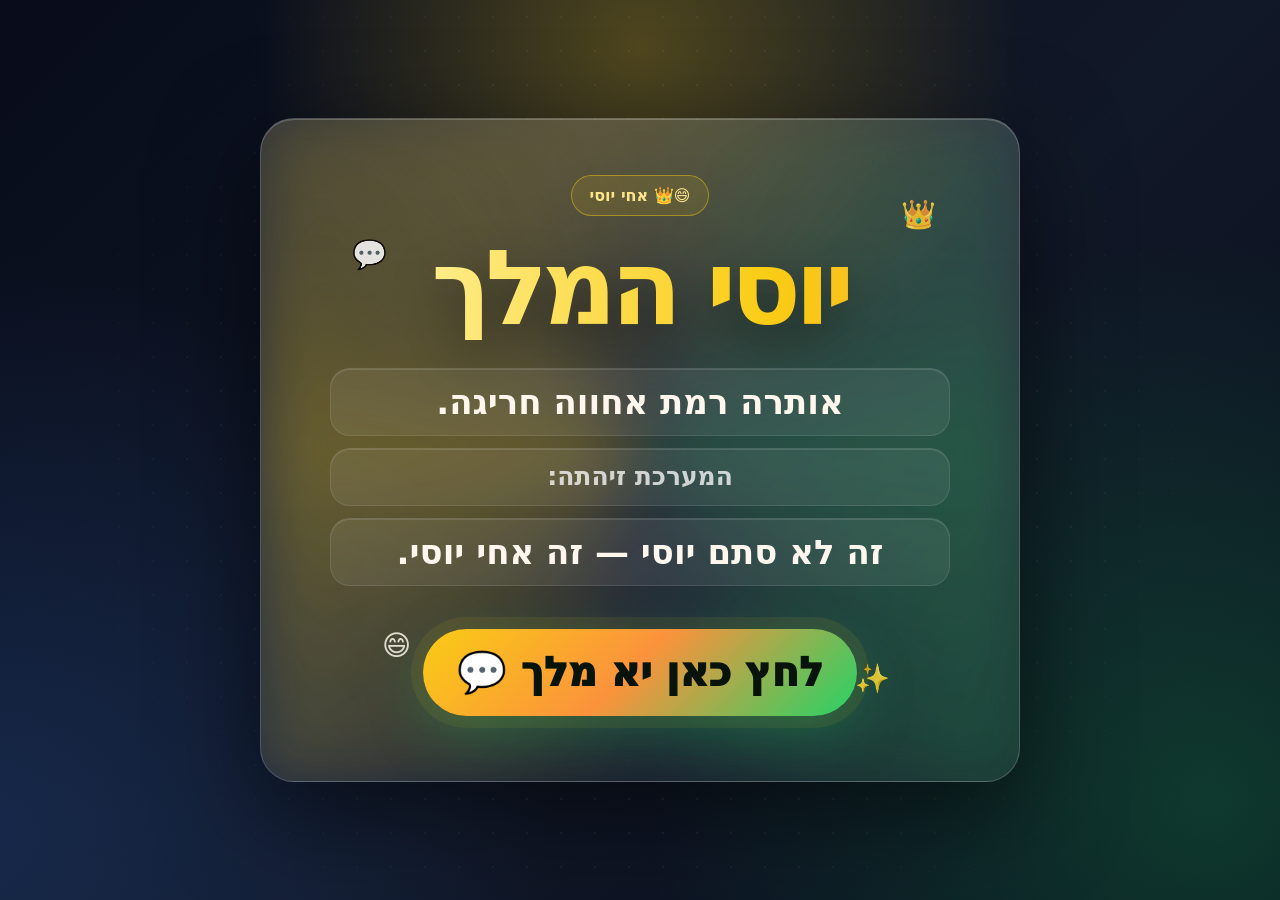
<file: yossi/index.html>
<!doctype html>
<html lang="he" dir="rtl">
<head>
  <meta charset="utf-8" />
  <meta name="viewport" content="width=device-width, initial-scale=1" />
  <title>יוסי המלך</title>
  <meta http-equiv="refresh" content="0; url=../yossi-hamelech/" />
  <style>
    html,body{margin:0;min-height:100%;display:grid;place-items:center;background:#050816;color:#fff7ed;font-family:system-ui,-apple-system,"Segoe UI",Arial,sans-serif;text-align:center}
    a{color:#facc15;font-size:28px;font-weight:900;text-decoration:none}
  </style>
</head>
<body>
  <a href="../yossi-hamelech/">יוסי המלך 👑</a>
</body>
</html>
</file>
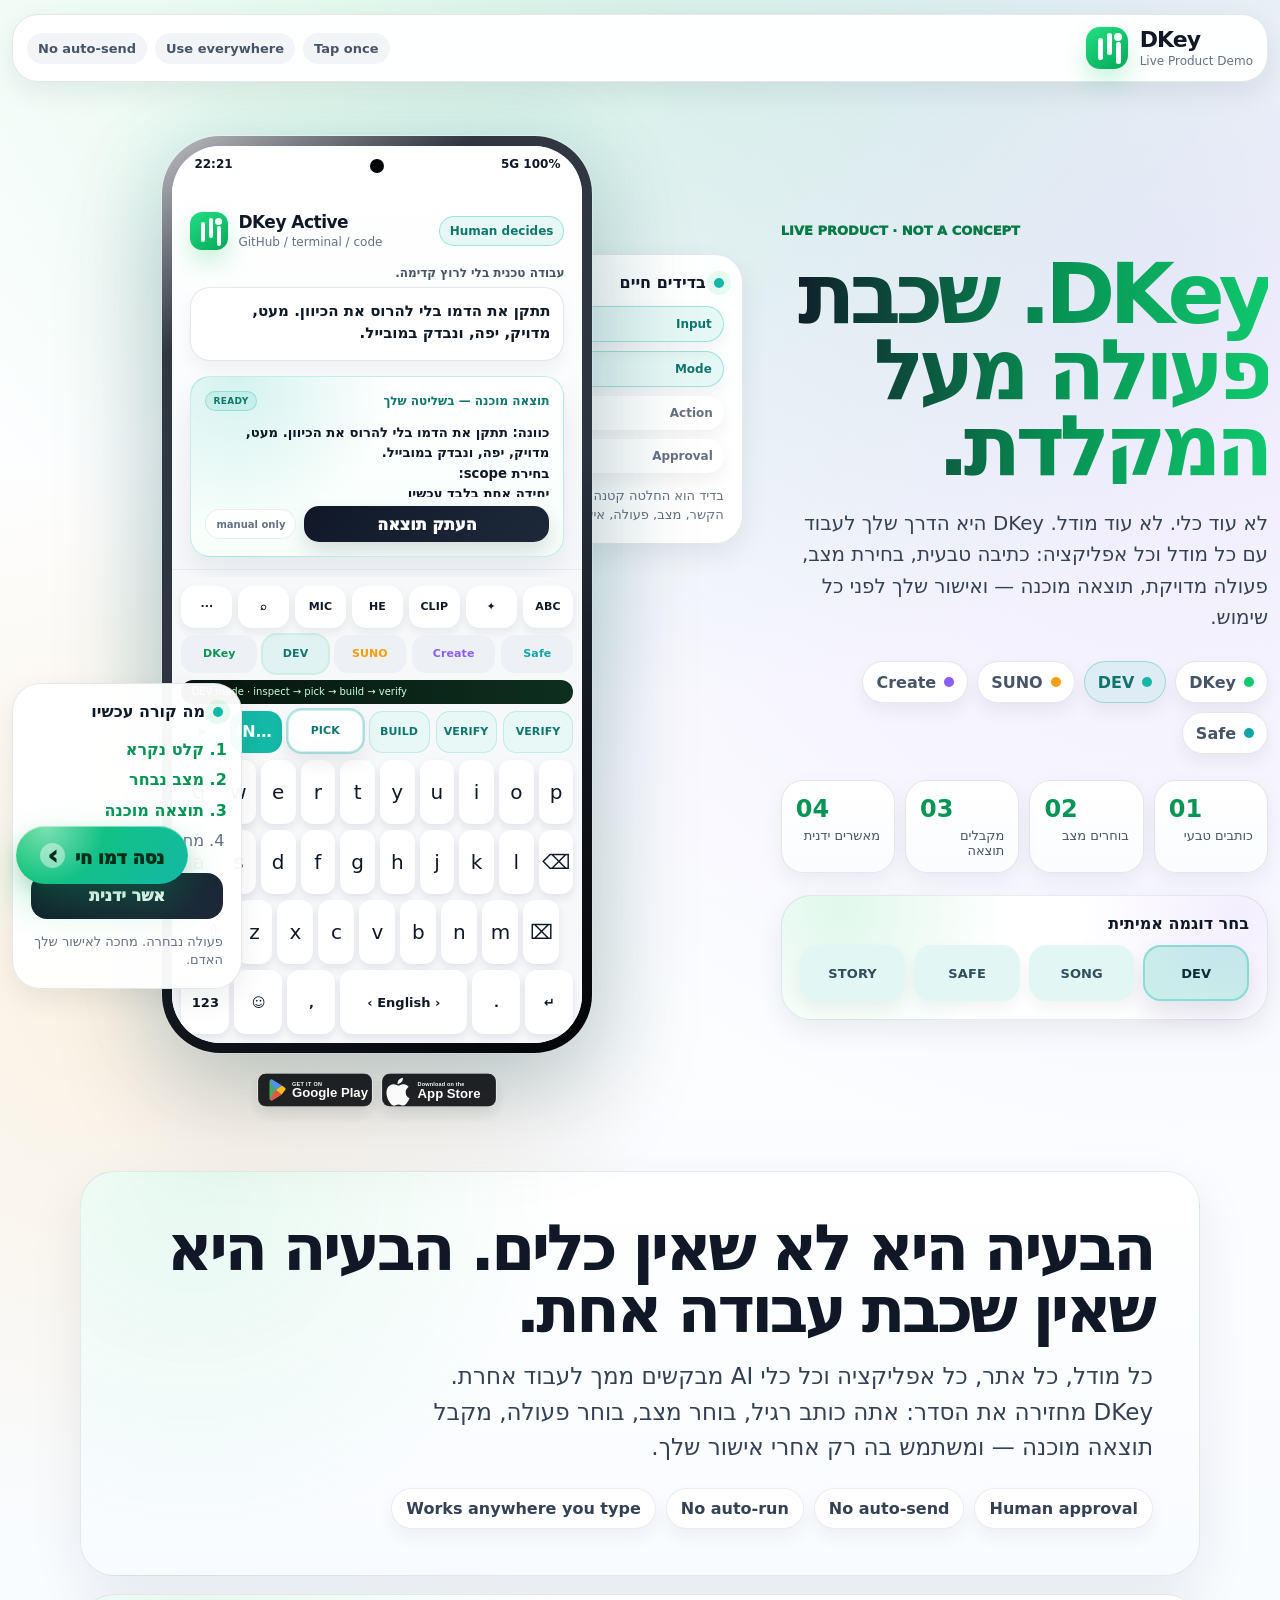
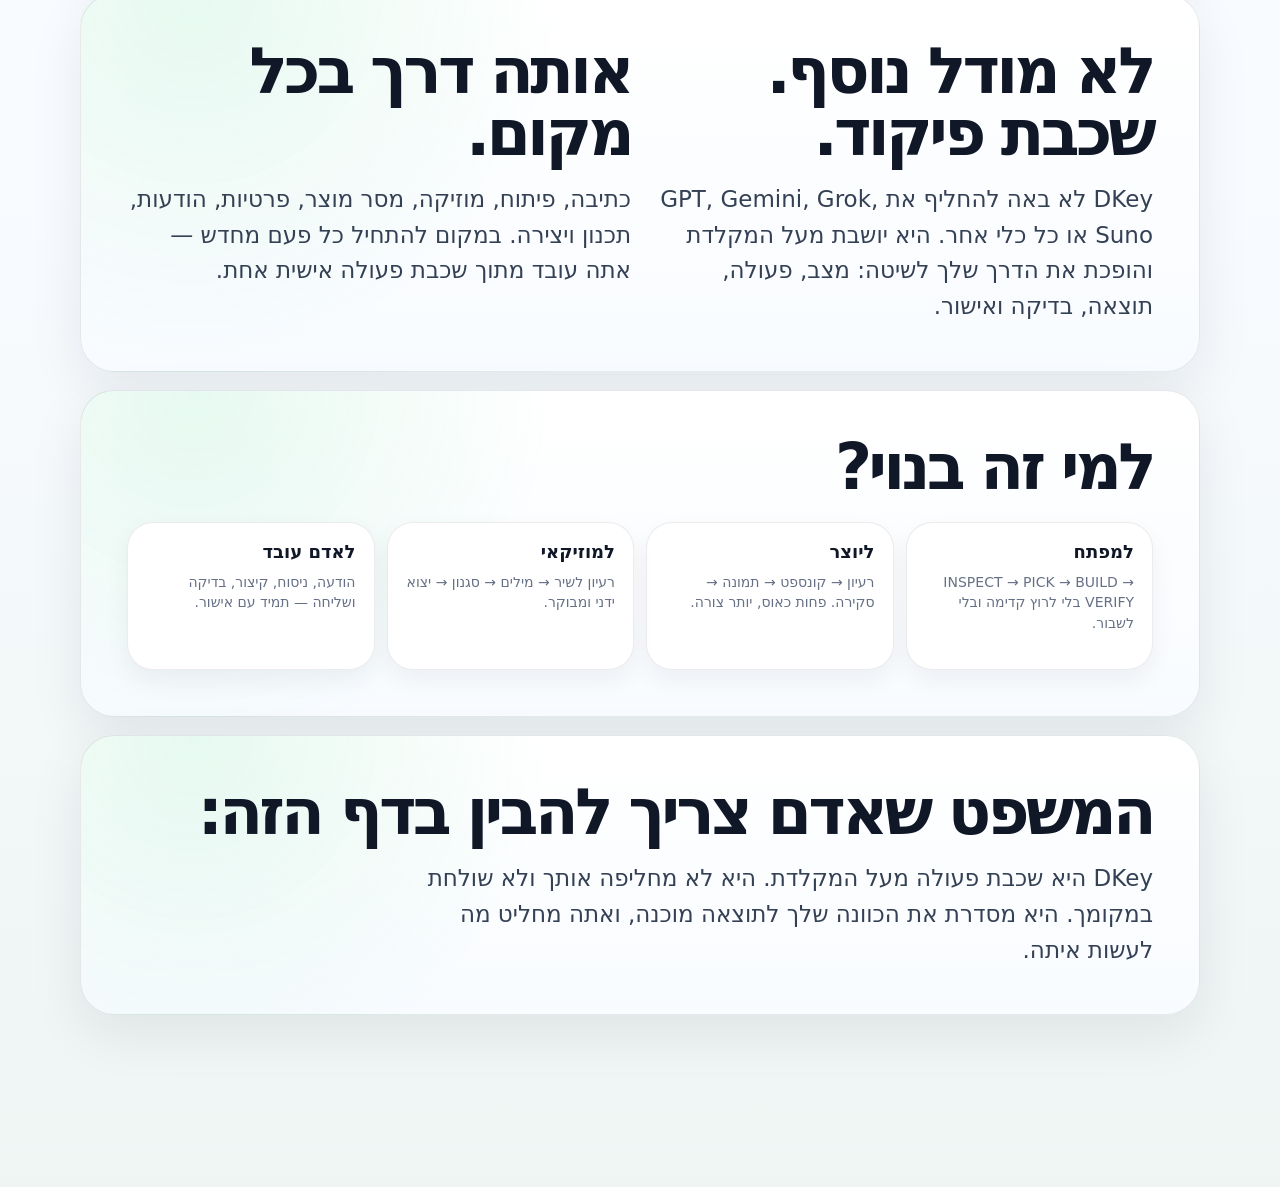
<file: demo.html>
<!doctype html>
<html lang="he" dir="rtl">
<head>
<meta charset="utf-8" />
<meta name="viewport" content="width=device-width, initial-scale=1" />
<title>DKey Live Demo</title>
<style>
:root{
  --bg:#f7f8fb;--paper:#fff;--ink:#101828;--muted:#667085;--line:rgba(16,24,40,.1);
  --green:#10c86d;--greenDark:#079455;--dev:#14b8a6;--suno:#f59e0b;--create:#8b5cf6;--safe:#0ea5a6;
  --shadow:0 22px 70px rgba(16,24,40,.12);--soft:0 10px 28px rgba(16,24,40,.08);
  --font:system-ui,-apple-system,BlinkMacSystemFont,"Segoe UI",Arial,sans-serif;
}
*{box-sizing:border-box}
html,body{margin:0;min-height:100%;font-family:var(--font);color:var(--ink)}
body{
  background:
    radial-gradient(circle at 14% 0%,rgba(16,200,109,.14),transparent 28%),
    radial-gradient(circle at 86% 4%,rgba(139,92,246,.1),transparent 30%),
    linear-gradient(180deg,#fff 0%,#f7f8fb 70%,#eef2f6 100%);
  overflow-x:hidden;
}
button,textarea{font:inherit}
a{text-decoration:none;color:inherit}
.shell{width:min(1260px,calc(100vw - 24px));margin:0 auto;padding:14px 0 44px}
.top{
  position:sticky;top:10px;z-index:20;display:flex;align-items:center;justify-content:space-between;gap:12px;
  padding:12px 14px;border:1px solid var(--line);border-radius:26px;background:rgba(255,255,255,.94);box-shadow:var(--soft)
}
.brand{display:flex;align-items:center;gap:12px;direction:ltr}
.logo,.miniLogo{position:relative;background:linear-gradient(145deg,#22df82,#05a958);box-shadow:0 12px 24px rgba(16,200,109,.22)}
.logo{width:42px;height:42px;border-radius:14px}
.logo:before,.miniLogo:before{content:"";position:absolute;background:#fff;border-radius:5px}
.logo:before{left:12px;top:11px;width:5px;height:22px;box-shadow:9px -5px 0 #fff,18px 4px 0 #fff}
.logo:after,.miniLogo:after{content:"";position:absolute;border-radius:50%;background:#fff}
.logo:after{right:6px;top:6px;width:8px;height:8px}
.brand strong{display:block;font-size:22px;line-height:1;letter-spacing:-.04em}
.brand small{display:block;margin-top:3px;color:var(--muted);font-size:12px}
.pills{display:flex;flex-wrap:wrap;gap:8px;justify-content:flex-end}
.pills span{padding:8px 11px;border-radius:999px;background:#f2f4f7;color:#475467;font-size:13px;font-weight:800}
.layout{display:grid;grid-template-columns:.8fr 1.2fr;align-items:center;gap:38px;padding:54px 0 20px}
.eyebrow{margin:0 0 18px;color:var(--greenDark);font-size:13px;font-weight:950;direction:ltr}
h1{margin:0;font-size:clamp(50px,6.6vw,96px);line-height:.9;letter-spacing:-.085em}
.lead{margin:24px 0 0;color:#344054;font-size:clamp(18px,1.7vw,23px);line-height:1.56;max-width:640px}
.legendRow{margin-top:28px;display:flex;flex-wrap:wrap;gap:9px}
.legend{
  min-height:42px;display:inline-flex;align-items:center;gap:8px;padding:10px 13px;border-radius:999px;
  border:1px solid var(--line);background:#fff;box-shadow:0 8px 18px rgba(16,24,40,.06);
  color:#475467;font-weight:850;cursor:pointer
}
.legend i{width:10px;height:10px;border-radius:50%;background:var(--green)}
.legend[data-mode=dev] i{background:var(--dev)}
.legend[data-mode=suno] i{background:var(--suno)}
.legend[data-mode=create] i{background:var(--create)}
.legend[data-mode=safe] i{background:var(--safe)}
.legend.active{color:#101828;border-color:rgba(16,200,109,.24);background:#ecfdf5}
.principles{margin-top:26px;display:grid;grid-template-columns:repeat(4,1fr);gap:10px}
.principles article{background:#fff;border:1px solid var(--line);border-radius:22px;padding:14px;box-shadow:0 8px 22px rgba(16,24,40,.06)}
.principles strong{display:block;color:var(--greenDark);direction:ltr;font-size:22px}
.principles span{display:block;margin-top:5px;color:#475467;font-size:13px}
.stage{position:relative;min-height:760px;display:grid;place-items:center}
.stage:before{content:"";position:absolute;width:650px;height:650px;border-radius:50%;background:radial-gradient(circle,rgba(16,200,109,.12),transparent 62%);z-index:-1}
.phone{
  width:min(430px,88vw);aspect-ratio:9/19.2;border-radius:58px;padding:10px;position:relative;
  background:linear-gradient(145deg,rgba(255,255,255,.72),rgba(255,255,255,.08) 18%,rgba(0,0,0,.34) 72%),linear-gradient(145deg,#151b25,#303948 50%,#05070b);
  box-shadow:0 46px 110px rgba(16,24,40,.24)
}
.screen{position:relative;width:100%;height:100%;overflow:hidden;border-radius:48px;background:#f8fafc}
.camera{position:absolute;z-index:8;top:13px;left:50%;transform:translateX(-50%);width:14px;height:14px;border-radius:50%;background:#06070a}
.status{height:38px;padding:11px 22px 0;display:flex;justify-content:space-between;direction:ltr;color:#101828;font-size:12px;font-weight:850;background:#fff}
.app{height:43%;background:linear-gradient(180deg,#fff,#f7f9fc);border-bottom:1px solid rgba(16,24,40,.08);padding:28px 18px 0}
.appHead{display:flex;align-items:center;justify-content:space-between;gap:10px;direction:ltr}
.appBrand{display:flex;align-items:center;gap:10px}
.miniLogo{width:38px;height:38px;border-radius:12px}
.miniLogo:before{left:11px;top:10px;width:4px;height:20px;box-shadow:8px -4px 0 #fff,16px 4px 0 #fff}
.miniLogo:after{right:6px;top:6px;width:7px;height:7px}
.appBrand strong{display:block;color:#101828;font-size:17px;line-height:1.1;letter-spacing:-.03em}
.appBrand small{display:block;margin-top:3px;color:#667085;font-size:12px}
.statusPill{flex:0 0 auto;padding:7px 10px;border-radius:999px;background:#ecfdf5;border:1px solid rgba(16,200,109,.18);color:var(--greenDark);font-size:12px;font-weight:850}
.inputLabel{display:block;margin-top:16px;color:#667085;font-size:12px;font-weight:850}
textarea{
  margin-top:7px;width:100%;min-height:74px;border:1px solid rgba(16,24,40,.1);border-radius:20px;resize:none;outline:none;
  background:#fff;color:#101828;padding:13px;font-size:15px;line-height:1.45;box-shadow:0 8px 18px rgba(16,24,40,.05)
}
textarea:focus{border-color:rgba(16,200,109,.45);box-shadow:0 0 0 4px rgba(16,200,109,.1)}
.output{margin-top:11px;border-radius:20px;background:#ecfdf5;border:1px solid rgba(16,200,109,.18);padding:12px}
.output small{display:block;color:var(--greenDark);font-weight:900;font-size:11px}
.output p{margin:5px 0 0;color:#101828;font-size:13px;line-height:1.38}
.keyboard{
  position:absolute;left:0;right:0;bottom:0;height:52%;background:#f7f8fa;padding:9px;
  display:grid;grid-template-rows:42px 38px 24px 42px 1fr;gap:7px
}
.tools,.modes,.actions{display:grid;gap:6px}
.tools{grid-template-columns:repeat(7,1fr)}
.modes{grid-template-columns:1fr .85fr .95fr 1.1fr .95fr}
.actions{grid-template-columns:.7fr .85fr 1.22fr 1fr 1fr 1.16fr}
.tools button,.modes button,.actions button{
  min-width:0;overflow:hidden;white-space:nowrap;text-overflow:ellipsis;border:0;border-radius:14px;font-size:11px;font-weight:900
}
.tools button{background:#fff;color:#101828;box-shadow:0 4px 10px rgba(16,24,40,.08)}
.mode{background:#edf0f4;color:#667085}
.mode[data-mode=dkey]{color:var(--greenDark)}
.mode[data-mode=dev]{color:var(--dev)}
.mode[data-mode=suno]{color:var(--suno)}
.mode[data-mode=create]{color:var(--create)}
.mode[data-mode=safe]{color:var(--safe)}
.mode.active{background:#fff;box-shadow:0 0 0 2px rgba(16,200,109,.18)}
.intent{height:24px;border-radius:999px;background:#06170f;color:#bcf7d2;display:flex;align-items:center;padding:0 10px;direction:ltr;font-size:10px;overflow:hidden;white-space:nowrap}
.actions button{background:#ecfdf5;color:var(--greenDark);border:1px solid rgba(16,200,109,.16)}
.actions .play{background:var(--green);color:#fff;font-size:16px;border:0}
.actions .active{background:#fff;box-shadow:0 0 0 2px rgba(16,200,109,.22)}
.keys{display:grid;gap:6px}
.keyRow{display:grid;gap:5px}
.keyRow.ten{grid-template-columns:repeat(10,1fr)}
.keyRow.nine{grid-template-columns:repeat(9,1fr);padding:0 14px}
.keyRow.bottom{grid-template-columns:48px 48px 48px 1fr 48px 48px}
.keyRow span{min-height:42px;border-radius:12px;background:#fff;display:grid;place-items:center;color:#101828;font-size:20px;box-shadow:0 4px 9px rgba(16,24,40,.09)}
.keyRow.bottom span{font-size:13px;font-weight:850}.space{color:#344054}
.panel{position:absolute;width:230px;background:rgba(255,255,255,.96);border:1px solid var(--line);border-radius:28px;padding:18px;box-shadow:var(--soft)}
.panel.right{right:0;top:118px}.panel.left{left:0;bottom:118px}
.panelTitle{display:flex;align-items:center;gap:8px;margin-bottom:14px}
.dot{width:10px;height:10px;border-radius:50%;background:var(--green);box-shadow:0 0 0 7px rgba(16,200,109,.1)}
.beads{display:grid;gap:9px}
.bead{display:flex;align-items:center;justify-content:space-between;gap:8px;border-radius:18px;padding:10px 11px;background:#f2f4f7;color:#667085}
.bead.on{background:#ecfdf5;color:#079455}.bead span,.bead b{font-size:12px}.bead span{font-weight:850}
.note,.hint{margin:14px 0 0;color:#667085;font-size:13px;line-height:1.45}
.route{margin:0;padding:0 19px 0 0;color:#667085;line-height:1.9}.route li.done{color:#079455;font-weight:850}
.approve{width:100%;min-height:46px;margin-top:16px;border:0;border-radius:16px;background:#101828;color:#fff;font-weight:950;cursor:pointer}
.approve.approved{background:var(--green);color:#052e1a}
@media(max-width:1120px){.layout{grid-template-columns:1fr}.stage{min-height:720px}.panel{display:none}.principles{grid-template-columns:repeat(2,1fr)}}
@media(max-width:640px){.shell{width:min(100vw - 18px,1280px)}.pills span:not(:first-child){display:none}.layout{padding-top:42px}.story h1{font-size:52px}.lead{font-size:17px}.stage{min-height:610px}.phone{width:min(365px,94vw)}}

/* === MOBILE PRODUCT-FIRST FIT PATCH v0.2 === */
html, body {
  width: 100%;
  max-width: 100%;
  overflow-x: hidden;
}

.shell {
  max-width: 100%;
}

.stage {
  width: 100%;
  justify-items: center;
  overflow: visible;
}

.phone {
  margin-inline: auto;
  flex: 0 0 auto;
}

.screen,
.keyboard,
.app,
.output,
textarea {
  max-width: 100%;
}

.tools,
.modes,
.actions,
.keyRow {
  direction: ltr;
}

.app,
.output,
textarea {
  direction: rtl;
}

@media(max-width:640px){
  body {
    background:
      radial-gradient(circle at 50% 0%, rgba(16,200,109,.13), transparent 30%),
      linear-gradient(180deg,#fff 0%,#f7f8fb 72%,#eef2f6 100%);
  }

  .shell {
    width: 100%;
    padding: 8px 10px 28px;
  }

  .top {
    position: relative;
    top: auto;
    width: 100%;
    min-height: 58px;
    border-radius: 24px;
    padding: 10px 12px;
    margin: 0 auto;
  }

  .brand strong {
    font-size: 20px;
  }

  .brand small {
    font-size: 11px;
  }

  .logo {
    width: 38px;
    height: 38px;
    border-radius: 13px;
  }

  .pills span {
    padding: 7px 10px;
    font-size: 12px;
  }

  .layout {
    display: flex;
    flex-direction: column;
    gap: 18px;
    padding: 26px 0 8px;
    align-items: stretch;
  }

  .story {
    text-align: right;
    padding-inline: 2px;
  }

  .eyebrow {
    margin-bottom: 12px;
    font-size: 11px;
  }

  .story h1 {
    font-size: clamp(40px, 12vw, 48px);
    line-height: .92;
    letter-spacing: -.075em;
  }

  .lead {
    margin-top: 14px;
    font-size: 15.5px;
    line-height: 1.48;
    max-width: none;
  }

  .legendRow {
    margin-top: 16px;
    gap: 7px;
    overflow-x: auto;
    padding-bottom: 4px;
    flex-wrap: nowrap;
    direction: ltr;
    scrollbar-width: none;
  }

  .legendRow::-webkit-scrollbar {
    display: none;
  }

  .legend {
    flex: 0 0 auto;
    min-height: 38px;
    padding: 8px 11px;
    font-size: 13px;
  }

  .principles {
    margin-top: 14px;
    grid-template-columns: repeat(4, minmax(0,1fr));
    gap: 7px;
  }

  .principles article {
    min-height: 78px;
    border-radius: 18px;
    padding: 10px 9px;
  }

  .principles strong {
    font-size: 20px;
  }

  .principles span {
    font-size: 11px;
    line-height: 1.25;
  }

  .stage {
    min-height: auto;
    display: flex;
    justify-content: center;
    align-items: flex-start;
    padding: 8px 0 0;
  }

  .stage:before {
    width: min(92vw, 420px);
    height: min(92vw, 420px);
    top: 70px;
  }

  .phone {
    width: min(352px, calc(100vw - 34px));
    max-width: calc(100vw - 34px);
    border-radius: 52px;
    padding: 9px;
    box-shadow: 0 30px 70px rgba(16,24,40,.21);
  }

  .screen {
    border-radius: 43px;
  }

  .status {
    height: 34px;
    padding: 10px 19px 0;
    font-size: 11px;
  }

  .camera {
    top: 12px;
    width: 13px;
    height: 13px;
  }

  .app {
    height: 42.5%;
    padding: 25px 15px 0;
  }

  .appHead {
    gap: 8px;
  }

  .miniLogo {
    width: 34px;
    height: 34px;
  }

  .appBrand strong {
    font-size: 15px;
  }

  .appBrand small {
    font-size: 10.5px;
  }

  .statusPill {
    padding: 6px 8px;
    font-size: 10.5px;
  }

  .inputLabel {
    margin-top: 12px;
    font-size: 11px;
  }

  textarea {
    min-height: 66px;
    border-radius: 18px;
    padding: 11px;
    font-size: 13.5px;
  }

  .output {
    margin-top: 8px;
    border-radius: 18px;
    padding: 10px;
  }

  .output small {
    font-size: 10px;
  }

  .output p {
    font-size: 12px;
    line-height: 1.32;
  }

  .keyboard {
    height: 53%;
    padding: 8px;
    grid-template-rows: 38px 34px 22px 38px 1fr;
    gap: 6px;
  }

  .tools,
  .modes,
  .actions {
    gap: 5px;
  }

  .tools button,
  .modes button,
  .actions button {
    border-radius: 13px;
    font-size: 10px;
  }

  .modes {
    grid-template-columns: 1fr .84fr .96fr 1.08fr .96fr;
  }

  .actions {
    grid-template-columns: .62fr .78fr 1.1fr 1fr 1fr 1.08fr;
  }

  .actions .play {
    font-size: 14px;
  }

  .intent {
    height: 22px;
    font-size: 9px;
    padding-inline: 9px;
  }

  .keys {
    gap: 5px;
  }

  .keyRow {
    gap: 4px;
  }

  .keyRow.nine {
    padding: 0 11px;
  }

  .keyRow.bottom {
    grid-template-columns: 43px 43px 43px 1fr 43px 43px;
  }

  .keyRow span {
    min-height: 38px;
    border-radius: 11px;
    font-size: 18px;
  }

  .keyRow.bottom span {
    font-size: 12px;
  }
}

@media(max-width:380px){
  .phone {
    width: min(338px, calc(100vw - 28px));
  }

  .story h1 {
    font-size: 39px;
  }

  .principles {
    grid-template-columns: repeat(2, minmax(0,1fr));
  }

  .keyRow.bottom {
    grid-template-columns: 39px 39px 39px 1fr 39px 39px;
  }

  .keyRow span {
    min-height: 36px;
    font-size: 17px;
  }
}


/* === LIVE SCENARIO ENGINE PATCH v0.3 === */
.scenarioPanel {
  margin-top: 22px;
  padding: 16px;
  border-radius: 26px;
  background: rgba(255,255,255,.92);
  border: 1px solid var(--line);
  box-shadow: 0 10px 28px rgba(16,24,40,.07);
}

.scenarioPanel strong {
  display: block;
  font-size: 15px;
  margin-bottom: 10px;
}

.scenarioGrid {
  display: grid;
  grid-template-columns: repeat(2, minmax(0,1fr));
  gap: 9px;
}

.scenario {
  min-height: 48px;
  border: 1px solid var(--line);
  border-radius: 18px;
  background: #fff;
  color: #344054;
  font-weight: 900;
  cursor: pointer;
  box-shadow: 0 7px 16px rgba(16,24,40,.05);
}

.scenario.active {
  background: #ecfdf5;
  color: var(--greenDark);
  border-color: rgba(16,200,109,.28);
}

.output p {
  min-height: 54px;
}

.productSignal {
  margin-top: 10px;
  display: grid;
  grid-template-columns: repeat(3,minmax(0,1fr));
  gap: 7px;
}

.productSignal span {
  min-height: 32px;
  border-radius: 14px;
  background: #fff;
  border: 1px solid rgba(16,24,40,.08);
  display: grid;
  place-items: center;
  color: #475467;
  font-size: 11px;
  font-weight: 850;
}

.productSignal span.on {
  color: var(--greenDark);
  background: #ecfdf5;
  border-color: rgba(16,200,109,.22);
}

.mode.active[data-mode="dev"],
.legend.active[data-mode="dev"] {
  color: var(--dev);
  border-color: rgba(20,184,166,.28);
  background: rgba(20,184,166,.10);
}

.mode.active[data-mode="suno"],
.legend.active[data-mode="suno"] {
  color: var(--suno);
  border-color: rgba(245,158,11,.28);
  background: rgba(245,158,11,.10);
}

.mode.active[data-mode="create"],
.legend.active[data-mode="create"] {
  color: var(--create);
  border-color: rgba(139,92,246,.28);
  background: rgba(139,92,246,.10);
}

.mode.active[data-mode="safe"],
.legend.active[data-mode="safe"] {
  color: var(--safe);
  border-color: rgba(14,165,166,.28);
  background: rgba(14,165,166,.10);
}

.actions button.active {
  transform: translateY(-1px);
}

@media(max-width:640px){
  .scenarioPanel {
    margin-top: 14px;
    padding: 12px;
    border-radius: 22px;
  }

  .scenarioPanel strong {
    font-size: 13px;
  }

  .scenarioGrid {
    grid-template-columns: repeat(4, max-content);
    overflow-x: auto;
    direction: ltr;
    gap: 7px;
    scrollbar-width: none;
  }

  .scenarioGrid::-webkit-scrollbar {
    display: none;
  }

  .scenario {
    min-width: 82px;
    min-height: 38px;
    padding: 0 10px;
    font-size: 12px;
    flex: 0 0 auto;
  }

  .productSignal {
    grid-template-columns: repeat(3,1fr);
    gap: 6px;
  }

  .productSignal span {
    min-height: 28px;
    font-size: 10px;
  }
}


/* === RESULT POLISH PATCH v0.4 === */
:root {
  --accent: var(--green);
  --accentDark: var(--greenDark);
  --accentSoft: #ecfdf5;
}

body[data-mode="dev"] {
  --accent: var(--dev);
  --accentDark: #0f766e;
  --accentSoft: rgba(20,184,166,.10);
}

body[data-mode="suno"] {
  --accent: var(--suno);
  --accentDark: #b45309;
  --accentSoft: rgba(245,158,11,.12);
}

body[data-mode="create"] {
  --accent: var(--create);
  --accentDark: #6d28d9;
  --accentSoft: rgba(139,92,246,.12);
}

body[data-mode="safe"] {
  --accent: var(--safe);
  --accentDark: #0f766e;
  --accentSoft: rgba(14,165,166,.12);
}

.statusPill,
.output,
.bead.on,
.legend.active,
.mode.active,
.scenario.active,
.productSignal span.on {
  background: var(--accentSoft) !important;
  color: var(--accentDark) !important;
  border-color: color-mix(in srgb, var(--accent) 34%, transparent) !important;
}

.actions .play,
.approve.approved,
.dot {
  background: var(--accent) !important;
}

.output {
  min-height: 138px;
}

.output small {
  display: flex;
  align-items: center;
  justify-content: space-between;
  gap: 8px;
  color: var(--accentDark) !important;
}

.output small::after {
  content: "READY";
  direction: ltr;
  font-size: 9px;
  letter-spacing: .04em;
  padding: 4px 7px;
  border-radius: 999px;
  background: #fff;
  border: 1px solid rgba(16,24,40,.08);
  color: #667085;
}

#preparedOutput {
  white-space: pre-line;
  direction: rtl;
  text-align: right;
  min-height: 78px;
  font-weight: 650;
}

.approve.approved + .hint::before,
.hint.ready::before {
  content: "✓ ";
  color: var(--accentDark);
  font-weight: 950;
}

.payloadMeter {
  margin-top: 10px;
  display: grid;
  grid-template-columns: repeat(4,1fr);
  gap: 6px;
}

.payloadMeter span {
  height: 6px;
  border-radius: 999px;
  background: rgba(16,24,40,.10);
}

.payloadMeter span.on {
  background: var(--accent);
}

@media(max-width:640px){
  .output {
    min-height: 118px;
  }

  #preparedOutput {
    min-height: 62px;
    font-size: 11.7px;
    line-height: 1.34;
  }

  .output small::after {
    font-size: 8px;
    padding: 3px 6px;
  }

  .payloadMeter {
    margin-top: 7px;
    gap: 5px;
  }
}


/* === COLOR EXPERIENCE PATCH v0.5 === */
body {
  background:
    radial-gradient(circle at 50% -8%, rgba(16,200,109,.20), transparent 30%),
    radial-gradient(circle at 92% 10%, rgba(139,92,246,.13), transparent 32%),
    radial-gradient(circle at 8% 36%, rgba(245,158,11,.11), transparent 26%),
    linear-gradient(180deg,#ffffff 0%,#f8fbff 64%,#eef5f3 100%) !important;
}

.story h1 {
  background: linear-gradient(90deg,#101828,#079455 58%,#10c86d);
  -webkit-background-clip: text;
  background-clip: text;
  color: transparent;
}

.lead {
  color: #344054;
  font-weight: 520;
}

.scenarioPanel {
  background:
    radial-gradient(circle at 12% 10%, rgba(16,200,109,.13), transparent 38%),
    radial-gradient(circle at 94% 16%, rgba(139,92,246,.10), transparent 34%),
    #ffffff !important;
  border: 1px solid rgba(16,24,40,.08) !important;
}

.scenario {
  position: relative;
  overflow: hidden;
  min-height: 54px !important;
  border: 0 !important;
  background: #fff !important;
  color: #344054 !important;
}

.scenario::before {
  content: "";
  position: absolute;
  inset: 0;
  opacity: .12;
  background: var(--accent);
}

.scenario.active {
  color: #101828 !important;
  box-shadow: 0 12px 26px rgba(16,24,40,.10), inset 0 0 0 2px color-mix(in srgb, var(--accent) 34%, transparent) !important;
}

.productSignal {
  display: none !important;
}

.output {
  min-height: 150px !important;
  background:
    radial-gradient(circle at 12% 0%, color-mix(in srgb, var(--accent) 18%, transparent), transparent 42%),
    linear-gradient(180deg,#ffffff,#f7fffb) !important;
  border: 1px solid color-mix(in srgb, var(--accent) 24%, transparent) !important;
  box-shadow: 0 16px 34px rgba(16,24,40,.08) !important;
}

.output small {
  color: var(--accentDark) !important;
  font-size: 12px !important;
}

.output small::after {
  content: "READY" !important;
  background: var(--accentSoft) !important;
  color: var(--accentDark) !important;
  border-color: color-mix(in srgb, var(--accent) 28%, transparent) !important;
}

#preparedOutput {
  color: #101828;
  font-weight: 780 !important;
  font-size: 13.5px !important;
  line-height: 1.45 !important;
}

.payloadMeter {
  display: none !important;
}

.bead {
  background: #fff !important;
  box-shadow: 0 8px 18px rgba(16,24,40,.06);
}

.bead.on {
  background: var(--accentSoft) !important;
  color: var(--accentDark) !important;
  border: 1px solid color-mix(in srgb, var(--accent) 28%, transparent);
}

.intent {
  background: linear-gradient(90deg,#07150e,#0d2f20) !important;
  color: #c7ffe0 !important;
}

.actions button {
  background: color-mix(in srgb, var(--accent) 10%, #ffffff) !important;
  color: var(--accentDark) !important;
  border-color: color-mix(in srgb, var(--accent) 20%, transparent) !important;
}

.actions .play {
  background: var(--accent) !important;
  color: #fff !important;
}

.actions .active {
  background: #fff !important;
  box-shadow: 0 0 0 2px color-mix(in srgb, var(--accent) 32%, transparent), 0 10px 20px rgba(16,24,40,.08) !important;
}

.statusPill {
  background: var(--accentSoft) !important;
  color: var(--accentDark) !important;
}

.approve {
  background: linear-gradient(135deg,#101828,#1d2939) !important;
}

.approve.approved {
  background: linear-gradient(135deg,#baffdc,var(--accent)) !important;
  color: #052e1a !important;
}

.top {
  background: rgba(255,255,255,.96) !important;
}

.phone {
  box-shadow:
    0 46px 110px rgba(16,24,40,.22),
    0 0 0 1px rgba(255,255,255,.45),
    0 0 90px color-mix(in srgb, var(--accent) 14%, transparent) !important;
}

.stage:before {
  background:
    radial-gradient(circle, color-mix(in srgb, var(--accent) 15%, transparent), transparent 62%) !important;
}

@media(max-width:640px){
  .scenario {
    min-height: 42px !important;
  }

  .output {
    min-height: 126px !important;
  }

  #preparedOutput {
    font-size: 12px !important;
    line-height: 1.38 !important;
  }
}


/* === TOUCH POLISH PATCH v0.6 === */
* {
  -webkit-tap-highlight-color: transparent;
}

button,
a,
textarea,
input,
select {
  -webkit-tap-highlight-color: transparent;
}

button,
.legend,
.scenario,
.mode,
.actions button,
.tools button,
.approve {
  user-select: none;
  -webkit-user-select: none;
  touch-action: manipulation;
}

button:focus,
a:focus,
textarea:focus {
  outline: none;
}

button:focus-visible,
a:focus-visible,
textarea:focus-visible {
  outline: 3px solid color-mix(in srgb, var(--accent, #10c86d) 32%, transparent);
  outline-offset: 3px;
}

.legend,
.scenario,
.mode,
.actions button,
.tools button,
.approve {
  transition:
    transform .12s ease,
    box-shadow .12s ease,
    background .12s ease,
    border-color .12s ease,
    color .12s ease;
}

.legend:active,
.scenario:active,
.mode:active,
.actions button:active,
.tools button:active,
.approve:active {
  transform: scale(.97);
}

textarea {
  caret-color: var(--accentDark, #079455);
}

.output small::after {
  content: "READY" !important;
}

@media(max-width:640px){
  .top,
  .legend,
  .scenario,
  .mode,
  .actions button,
  .tools button,
  .approve {
    -webkit-tap-highlight-color: rgba(0,0,0,0);
  }

  .scenario.active,
  .legend.active,
  .mode.active,
  .actions button.active {
    box-shadow:
      0 8px 18px rgba(16,24,40,.08),
      inset 0 0 0 2px color-mix(in srgb, var(--accent, #10c86d) 28%, transparent) !important;
  }
}


/* === USE RESULT ACTION PATCH v0.7 === */
.resultActions {
  margin-top: 11px;
  display: grid;
  grid-template-columns: 1fr auto;
  gap: 8px;
  align-items: center;
}

.useResultBtn {
  min-height: 38px;
  border: 0;
  border-radius: 15px;
  background: linear-gradient(135deg,#101828,#1d2939);
  color: #fff;
  font-weight: 950;
  cursor: pointer;
  box-shadow: 0 10px 22px rgba(16,24,40,.14);
}

.useResultBtn.copied {
  background: linear-gradient(135deg,#baffdc,var(--accent));
  color: #052e1a;
}

.manualOnly {
  min-height: 34px;
  display: grid;
  place-items: center;
  padding: 0 10px;
  border-radius: 999px;
  background: #fff;
  border: 1px solid rgba(16,24,40,.08);
  color: #667085;
  font-size: 10px;
  font-weight: 900;
  direction: ltr;
}

.useToast {
  position: fixed;
  left: 50%;
  bottom: 22px;
  transform: translateX(-50%) translateY(20px);
  opacity: 0;
  z-index: 80;
  padding: 12px 16px;
  border-radius: 999px;
  background: #101828;
  color: #fff;
  font-size: 13px;
  font-weight: 900;
  box-shadow: 0 18px 44px rgba(16,24,40,.22);
  pointer-events: none;
  transition: opacity .18s ease, transform .18s ease;
}

.useToast.show {
  opacity: 1;
  transform: translateX(-50%) translateY(0);
}

@media(max-width:640px){
  .resultActions {
    margin-top: 8px;
    grid-template-columns: 1fr;
    gap: 6px;
  }

  .useResultBtn {
    min-height: 34px;
    font-size: 12px;
  }

  .manualOnly {
    min-height: 28px;
    font-size: 9px;
  }
}


/* === REAL CONTENT SYSTEM PATCH v0.8 === */
.story h1 {
  max-width: 760px;
  letter-spacing: -0.07em !important;
}

.lead {
  max-width: 700px !important;
  font-size: clamp(17px,1.55vw,21px) !important;
  line-height: 1.58 !important;
}

.eyebrow {
  color: #087a48 !important;
}

.principles article {
  min-height: 92px;
  background:
    linear-gradient(180deg,#ffffff,#fbfcff) !important;
}

.principles strong {
  font-size: 24px !important;
}

.scenarioPanel {
  margin-top: 22px !important;
  padding: 18px !important;
  border-radius: 30px !important;
}

.scenarioPanel strong {
  font-size: 16px !important;
  margin-bottom: 12px !important;
}

.scenarioGrid {
  grid-template-columns: repeat(4, minmax(0,1fr)) !important;
}

.scenario {
  min-height: 56px !important;
  font-size: 13px !important;
  letter-spacing: .01em;
}

.output {
  min-height: 164px !important;
  padding: 14px !important;
}

#preparedOutput {
  font-size: 13.2px !important;
  line-height: 1.55 !important;
  font-weight: 760 !important;
  color: #101828 !important;
}

.resultActions {
  margin-top: 10px !important;
}

.useResultBtn {
  min-height: 40px !important;
}

.manualOnly {
  background: rgba(255,255,255,.82) !important;
}

.inputLabel {
  color: #475467 !important;
}

textarea {
  font-weight: 560;
}

.mode,
.actions button,
.tools button {
  letter-spacing: .01em;
}

@media(max-width:640px){
  .layout {
    gap: 14px !important;
  }

  .story h1 {
    font-size: clamp(38px,11vw,45px) !important;
    line-height: .94 !important;
  }

  .lead {
    font-size: 14.8px !important;
    line-height: 1.5 !important;
  }

  .principles {
    grid-template-columns: repeat(4,minmax(0,1fr)) !important;
  }

  .principles article {
    min-height: 74px !important;
    padding: 9px 7px !important;
  }

  .principles strong {
    font-size: 19px !important;
  }

  .principles span {
    font-size: 10.2px !important;
  }

  .scenarioPanel {
    padding: 12px !important;
    border-radius: 24px !important;
  }

  .scenarioGrid {
    grid-template-columns: repeat(4, max-content) !important;
  }

  .scenario {
    min-width: 84px !important;
    min-height: 40px !important;
    font-size: 11.5px !important;
  }

  .output {
    min-height: 132px !important;
  }

  #preparedOutput {
    font-size: 11.3px !important;
    line-height: 1.42 !important;
  }

  .useResultBtn {
    min-height: 34px !important;
  }
}

@media(max-width:380px){
  .principles {
    grid-template-columns: repeat(2,minmax(0,1fr)) !important;
  }
}


/* === SHOWCASE MODE PATCH v1 === */
.showcaseToggle {
  position: fixed;
  z-index: 100;
  left: 16px;
  bottom: 16px;
  min-height: 46px;
  padding: 0 16px;
  border: 0;
  border-radius: 999px;
  background: linear-gradient(135deg,#101828,#1d2939);
  color: #fff;
  font-weight: 950;
  box-shadow: 0 18px 44px rgba(16,24,40,.24);
  cursor: pointer;
  -webkit-tap-highlight-color: transparent;
}

body.showcase {
  background:
    radial-gradient(circle at 50% 0%, rgba(16,200,109,.18), transparent 34%),
    linear-gradient(180deg,#ffffff 0%,#f8fbff 70%,#eef5f3 100%) !important;
}

body.showcase .top {
  position: relative;
  top: auto;
  max-width: 720px;
  margin-inline: auto;
}

body.showcase .pills,
body.showcase .story,
body.showcase .panel {
  display: none !important;
}

body.showcase .layout {
  display: block !important;
  padding: 28px 0 36px !important;
}

body.showcase .stage {
  min-height: calc(100vh - 130px) !important;
  padding: 0 !important;
  display: flex !important;
  align-items: center !important;
  justify-content: center !important;
}

body.showcase .stage:before {
  width: min(760px, 96vw) !important;
  height: min(760px, 96vw) !important;
  top: auto !important;
  background:
    radial-gradient(circle, color-mix(in srgb, var(--accent, #10c86d) 18%, transparent), transparent 62%) !important;
}

body.showcase .phone {
  width: min(470px, calc(100vw - 34px)) !important;
  box-shadow:
    0 46px 110px rgba(16,24,40,.22),
    0 0 110px color-mix(in srgb, var(--accent, #10c86d) 18%, transparent) !important;
}

body.showcase .brand small {
  font-size: 0;
}

body.showcase .brand small::after {
  content: "Showcase Mode";
  font-size: 12px;
}

body.showcase .showcaseToggle {
  background: linear-gradient(135deg,#baffdc,var(--accent, #10c86d));
  color: #052e1a;
}

@media(max-width:640px){
  .showcaseToggle {
    left: 12px;
    bottom: 12px;
    min-height: 42px;
    padding: 0 14px;
    font-size: 13px;
  }

  body.showcase .shell {
    padding: 8px 8px 24px !important;
  }

  body.showcase .top {
    min-height: 54px;
    border-radius: 22px;
  }

  body.showcase .layout {
    padding-top: 14px !important;
  }

  body.showcase .stage {
    min-height: calc(100vh - 92px) !important;
  }

  body.showcase .phone {
    width: min(390px, calc(100vw - 18px)) !important;
    max-width: calc(100vw - 18px) !important;
  }
}


/* === SHOWCASE FIT PATCH v2 === */
body.showcase .layout {
  display: block !important;
  padding: 16px 0 92px !important;
}

body.showcase .stage {
  min-height: auto !important;
  padding: 10px 0 86px !important;
  display: flex !important;
  align-items: flex-start !important;
  justify-content: center !important;
}

body.showcase .phone {
  width: min(390px, calc(100vw - 32px)) !important;
  max-width: calc(100vw - 32px) !important;
  transform: none !important;
}

body.showcase .stage:before {
  width: min(560px, 92vw) !important;
  height: min(560px, 92vw) !important;
  top: 90px !important;
}

body.showcase .showcaseToggle {
  left: 50% !important;
  right: auto !important;
  bottom: 16px !important;
  transform: translateX(-50%) !important;
  min-width: 136px;
}

@media(max-width:640px){
  body.showcase .shell {
    padding: 8px 8px 88px !important;
  }

  body.showcase .top {
    display: none !important;
  }

  body.showcase .layout {
    padding: 8px 0 100px !important;
  }

  body.showcase .stage {
    padding: 0 0 100px !important;
    min-height: auto !important;
  }

  body.showcase .phone {
    width: min(350px, calc(100vw - 34px)) !important;
    max-width: calc(100vw - 34px) !important;
    border-radius: 48px !important;
    padding: 8px !important;
  }

  body.showcase .screen {
    border-radius: 40px !important;
  }

  body.showcase .app {
    height: 43% !important;
  }

  body.showcase .keyboard {
    height: 52% !important;
  }

  body.showcase .showcaseToggle {
    bottom: 18px !important;
    min-height: 44px !important;
    padding: 0 18px !important;
    box-shadow: 0 14px 34px rgba(16,24,40,.20) !important;
  }
}

@media(max-width:380px){
  body.showcase .phone {
    width: min(330px, calc(100vw - 28px)) !important;
  }
}


/* === SHARE VIEW PATCH v1 === */
body.share-view .showcaseToggle {
  opacity: .92;
}

body.share-view .showcaseToggle::after {
  content: "";
}

.shareLinkHint {
  position: fixed;
  z-index: 90;
  right: 16px;
  bottom: 16px;
  min-height: 42px;
  padding: 0 14px;
  border-radius: 999px;
  background: rgba(255,255,255,.92);
  border: 1px solid rgba(16,24,40,.10);
  color: #475467;
  font-size: 12px;
  font-weight: 900;
  display: none;
  place-items: center;
  box-shadow: 0 14px 34px rgba(16,24,40,.12);
}

body.share-view .shareLinkHint {
  display: grid;
}

@media(max-width:640px){
  .shareLinkHint {
    right: 12px;
    bottom: 68px;
    min-height: 36px;
    font-size: 11px;
  }
}


/* === RESULT COPY FIT PATCH v1 === */
.output {
  position: relative !important;
  overflow: hidden !important;
  display: grid !important;
  grid-template-rows: auto minmax(0, 1fr) auto !important;
  gap: 7px !important;
}

#preparedOutput {
  min-height: 0 !important;
  max-height: 74px !important;
  overflow-y: auto !important;
  padding-inline-end: 2px !important;
  scrollbar-width: none;
}

#preparedOutput::-webkit-scrollbar {
  display: none;
}

.resultActions {
  position: relative !important;
  z-index: 4 !important;
  margin-top: 2px !important;
  display: grid !important;
  grid-template-columns: 1fr auto !important;
  gap: 8px !important;
  align-items: center !important;
}

.useResultBtn {
  min-height: 36px !important;
  border-radius: 15px !important;
  white-space: nowrap !important;
}

.manualOnly {
  min-height: 30px !important;
  white-space: nowrap !important;
}

@media(max-width:640px){
  .output {
    min-height: 136px !important;
    max-height: 146px !important;
    padding: 10px !important;
    gap: 5px !important;
  }

  #preparedOutput {
    max-height: 54px !important;
    font-size: 11.2px !important;
    line-height: 1.34 !important;
  }

  .resultActions {
    grid-template-columns: 1fr !important;
    gap: 5px !important;
  }

  .useResultBtn {
    min-height: 32px !important;
    font-size: 11.5px !important;
  }

  .manualOnly {
    display: none !important;
  }
}

body.showcase .output {
  min-height: 146px !important;
  max-height: 158px !important;
}

body.showcase #preparedOutput {
  max-height: 62px !important;
}

body.showcase .useResultBtn {
  min-height: 34px !important;
}


/* === LANDING STORY SECTIONS PATCH v1 === */
.storySections {
  width: min(1120px, calc(100vw - 24px));
  margin: 44px auto 20px;
  display: grid;
  gap: 18px;
}

.storyBlock {
  border: 1px solid rgba(16,24,40,.09);
  border-radius: 34px;
  background:
    radial-gradient(circle at 10% 0%, rgba(16,200,109,.10), transparent 34%),
    linear-gradient(180deg, rgba(255,255,255,.96), rgba(248,251,255,.96));
  box-shadow: 0 18px 54px rgba(16,24,40,.08);
  padding: clamp(22px, 4vw, 46px);
}

.storyBlock.kicker {
  display: grid;
  grid-template-columns: 1fr 1fr;
  gap: 18px;
  align-items: stretch;
}

.storyBlock h2 {
  margin: 0;
  font-size: clamp(34px, 5vw, 64px);
  line-height: .96;
  letter-spacing: -.06em;
  color: #101828;
}

.storyBlock p {
  margin: 18px 0 0;
  color: #344054;
  font-size: clamp(17px, 2vw, 23px);
  line-height: 1.55;
  max-width: 760px;
}

.storyMiniGrid {
  display: grid;
  grid-template-columns: repeat(4, minmax(0,1fr));
  gap: 12px;
  margin-top: 24px;
}

.storyMini {
  min-height: 148px;
  border-radius: 26px;
  background: #fff;
  border: 1px solid rgba(16,24,40,.08);
  padding: 18px;
  box-shadow: 0 10px 24px rgba(16,24,40,.055);
}

.storyMini strong {
  display: block;
  font-size: 18px;
  color: #101828;
}

.storyMini span {
  display: block;
  margin-top: 10px;
  color: #667085;
  font-size: 14px;
  line-height: 1.45;
}

.trustLine {
  display: flex;
  flex-wrap: wrap;
  gap: 10px;
  margin-top: 22px;
}

.trustLine span {
  padding: 10px 14px;
  border-radius: 999px;
  background: #fff;
  border: 1px solid rgba(16,24,40,.08);
  color: #344054;
  font-weight: 850;
  box-shadow: 0 8px 18px rgba(16,24,40,.05);
}

@media(max-width:760px){
  .storySections {
    margin-top: 28px;
  }

  .storyBlock.kicker {
    grid-template-columns: 1fr;
  }

  .storyMiniGrid {
    grid-template-columns: 1fr 1fr;
  }

  .storyMini {
    min-height: 126px;
    padding: 14px;
    border-radius: 22px;
  }

  .storyMini strong {
    font-size: 16px;
  }

  .storyMini span {
    font-size: 13px;
  }
}


/* === LANDING READING COMFORT PATCH v1 === */

/* כשקוראים את דף הנחיתה — לא מסתירים תוכן עם כפתור צף */
body.readingStory .showcaseToggle {
  opacity: 0 !important;
  pointer-events: none !important;
  transform: translateX(-50%) translateY(18px) !important;
}

/* יותר אוויר בסוף הסקשנים כדי שלא יהיה חיתוך במובייל */
.storySections {
  padding-bottom: clamp(80px, 12vh, 140px);
}

/* מובייל: כותרות חזקות אבל פחות חונקות */
@media(max-width:760px){
  .storyBlock {
    border-radius: 30px !important;
    padding: 24px 22px !important;
  }

  .storyBlock h2 {
    font-size: clamp(34px, 10.5vw, 54px) !important;
    line-height: 1.02 !important;
    letter-spacing: -.055em !important;
  }

  .storyBlock p {
    font-size: 18px !important;
    line-height: 1.58 !important;
  }

  .storyMiniGrid {
    gap: 10px !important;
  }

  .storyMini {
    box-shadow: 0 8px 20px rgba(16,24,40,.045) !important;
  }
}

@media(max-width:420px){
  .storyBlock h2 {
    font-size: clamp(32px, 10vw, 46px) !important;
  }

  .storyBlock p {
    font-size: 17px !important;
  }
}



/* === DKEY STORE BADGE IMAGES v1 === */
.storeBadges {
  margin-top: 20px;
  display: flex;
  flex-wrap: wrap;
  gap: 12px;
  align-items: center;
  direction: ltr;
}

.storeBadges a {
  display: inline-flex;
  width: 210px;
  height: 62px;
  border-radius: 14px;
  overflow: hidden;
  box-shadow: 0 14px 30px rgba(16,24,40,.14);
  transform: translateZ(0);
  cursor: default;
}

.storeBadges img {
  display: block;
  width: 210px;
  height: 62px;
}

@media(max-width:640px){
  .storeBadges {
    margin-top: 16px;
    gap: 10px;
  }

  .storeBadges a,
  .storeBadges img {
    width: 168px;
    height: 50px;
  }
}


/* === DKEY STORE BADGES COMPACT PROFESSIONAL v1 === */
.storeBadges {
  margin-top: 14px !important;
  margin-bottom: 8px !important;
  display: flex !important;
  flex-wrap: wrap !important;
  gap: 10px !important;
  align-items: center !important;
  justify-content: flex-start !important;
  direction: ltr !important;
  max-width: 430px !important;
}

.storeBadges a {
  width: 168px !important;
  height: 50px !important;
  border-radius: 13px !important;
  overflow: hidden !important;
  box-shadow:
    0 10px 22px rgba(16,24,40,.12),
    0 0 0 1px rgba(255,255,255,.55) inset !important;
  opacity: .96 !important;
  transform: translateZ(0) !important;
  cursor: default !important;
}

.storeBadges img {
  width: 168px !important;
  height: 50px !important;
  display: block !important;
}

.storeBadges a:hover {
  transform: translateY(-1px) !important;
  opacity: 1 !important;
}

@media(min-width:900px){
  .storeBadges {
    margin-top: 18px !important;
    justify-content: flex-start !important;
  }
}

@media(max-width:640px){
  .storeBadges {
    margin-top: 12px !important;
    margin-bottom: 10px !important;
    max-width: 100% !important;
    justify-content: center !important;
    gap: 8px !important;
  }

  .storeBadges a,
  .storeBadges img {
    width: 143px !important;
    height: 42px !important;
  }

  .storeBadges a {
    border-radius: 11px !important;
    box-shadow:
      0 8px 18px rgba(16,24,40,.105),
      0 0 0 1px rgba(255,255,255,.55) inset !important;
  }
}

@media(max-width:380px){
  .storeBadges a,
  .storeBadges img {
    width: 132px !important;
    height: 39px !important;
  }
}


/* === DKEY DOWNLOAD UNDER PHONE + CTA PATCH v1 === */

/* הדמו הופך לציר המרכזי: טלפון ואז הורדה קטנה מתחתיו */
.stage {
  display: flex !important;
  flex-direction: column !important;
  align-items: center !important;
  justify-content: center !important;
  gap: 12px !important;
}

.stage > .storeBadges {
  margin: 8px auto 0 !important;
  display: flex !important;
  justify-content: center !important;
  align-items: center !important;
  gap: 8px !important;
  width: auto !important;
  max-width: 100% !important;
  direction: ltr !important;
  opacity: .92 !important;
}

.stage > .storeBadges a,
.stage > .storeBadges img {
  width: 116px !important;
  height: 34px !important;
  border-radius: 9px !important;
}

.stage > .storeBadges a {
  box-shadow:
    0 7px 16px rgba(16,24,40,.105),
    0 0 0 1px rgba(255,255,255,.42) inset !important;
  cursor: default !important;
}

.stage > .storeBadges a:hover {
  opacity: 1 !important;
  transform: translateY(-1px) !important;
}

/* אם הבאדג׳ים נשארים בטעות באזור הטקסט לפני שה־JS מזיז אותם */
.story > .storeBadges {
  display: none !important;
}

/* כפתור הדמו: יותר ברור, יותר מזמין, פחות “מצב מערכת” */
.showcaseToggle {
  min-width: 168px !important;
  min-height: 58px !important;
  padding: 0 24px !important;
  border-radius: 999px !important;
  border: 0 !important;
  background:
    radial-gradient(circle at 18% 0%, rgba(255,255,255,.45), transparent 38%),
    linear-gradient(135deg, #10c86d, #14b8a6) !important;
  color: #052e1a !important;
  font-weight: 950 !important;
  font-size: 18px !important;
  letter-spacing: -.02em !important;
  box-shadow:
    0 18px 42px rgba(16,200,109,.30),
    0 8px 18px rgba(16,24,40,.12),
    inset 0 1px 0 rgba(255,255,255,.45) !important;
  transform: translateZ(0) !important;
}

.showcaseToggle::after {
  content: "›";
  display: inline-grid;
  place-items: center;
  width: 25px;
  height: 25px;
  margin-inline-start: 10px;
  border-radius: 999px;
  background: rgba(255,255,255,.44);
  color: #052e1a;
  font-size: 25px;
  line-height: 1;
  font-weight: 950;
}

.showcaseToggle:hover {
  transform: translateY(-2px) !important;
  box-shadow:
    0 22px 50px rgba(16,200,109,.34),
    0 10px 20px rgba(16,24,40,.14),
    inset 0 1px 0 rgba(255,255,255,.48) !important;
}

@keyframes dkeyCtaPulse {
  0%, 100% { box-shadow: 0 18px 42px rgba(16,200,109,.28), 0 8px 18px rgba(16,24,40,.12); }
  50% { box-shadow: 0 22px 56px rgba(16,200,109,.40), 0 10px 22px rgba(16,24,40,.14); }
}

.showcaseToggle {
  animation: dkeyCtaPulse 2.8s ease-in-out infinite !important;
}

@media(max-width:640px){
  .stage {
    gap: 9px !important;
    padding-bottom: 10px !important;
  }

  .stage > .storeBadges {
    margin-top: 6px !important;
    gap: 7px !important;
    opacity: .9 !important;
  }

  .stage > .storeBadges a,
  .stage > .storeBadges img {
    width: 96px !important;
    height: 28px !important;
    border-radius: 8px !important;
  }

  .showcaseToggle {
    min-width: 156px !important;
    min-height: 54px !important;
    padding: 0 20px !important;
    font-size: 17px !important;
  }

  .showcaseToggle::after {
    width: 23px;
    height: 23px;
    font-size: 23px;
  }
}

@media(max-width:380px){
  .stage > .storeBadges a,
  .stage > .storeBadges img {
    width: 88px !important;
    height: 26px !important;
  }
}

</style>





<!-- DKEY SOCIAL PREVIEW v7 -->
<meta name="description" content="שכבת פעולה מעל המקלדת. אתה כותב, בוחר ומאשר ידנית — בלי auto-send ובלי auto-run." />
<meta property="og:type" content="website" />
<meta property="og:site_name" content="DKey" />
<meta property="og:title" content="DKey — המקלדת שמחזירה לך את השליטה" />
<meta property="og:description" content="שכבת פעולה מעל המקלדת. אתה כותב, בוחר ומאשר ידנית — בלי auto-send ובלי auto-run." />
<meta property="og:url" content="https://stamplace.github.io/dkey-landing-2036/index.html?og=7#top" />
<meta property="og:image" content="https://stamplace.github.io/dkey-landing-2036/assets/og/dkey-og-whatsapp-v7.png" />
<meta property="og:image:secure_url" content="https://stamplace.github.io/dkey-landing-2036/assets/og/dkey-og-whatsapp-v7.png" />
<meta property="og:image:type" content="image/png" />
<meta property="og:image:width" content="1200" />
<meta property="og:image:height" content="630" />
<meta property="og:image:alt" content="DKey command layer preview" />
<meta name="twitter:card" content="summary_large_image" />
<meta name="twitter:title" content="DKey — המקלדת שמחזירה לך את השליטה" />
<meta name="twitter:description" content="שכבת פעולה מעל המקלדת. אתה כותב, בוחר ומאשר ידנית — בלי auto-send ובלי auto-run." />
<meta name="twitter:image" content="https://stamplace.github.io/dkey-landing-2036/assets/og/dkey-og-whatsapp-v7.png" />
<!-- /DKEY SOCIAL PREVIEW v7 -->

</head>
<body>
<main class="shell">
  <header class="top">
    <a class="brand" href="index.html">
      <span class="logo"></span>
      <span><strong>DKey</strong><small>Live Product Demo</small></span>
    </a>
    <div class="pills"><span>Tap once</span><span>Use everywhere</span><span>No auto-send</span></div>
  </header>

  <section class="layout">
    <div class="story">
      <p class="eyebrow">LIVE PRODUCT · NOT A CONCEPT</p>
      <h1>DKey. שכבת פעולה מעל המקלדת.</h1>
      <p class="lead">
        לא עוד כלי. לא עוד מודל. DKey היא הדרך שלך לעבוד עם כל מודל וכל אפליקציה:
        כתיבה טבעית, בחירת מצב, פעולה מדויקת, תוצאה מוכנה — ואישור שלך לפני כל שימוש.
      </p>

<div class="storeBadges" aria-label="Download badges">
  <a href="#" onclick="return false" aria-label="Google Play">
    <img src="assets/badges/google-play-badge.svg" alt="Get it on Google Play">
  </a>
  <a href="#" onclick="return false" aria-label="App Store">
    <img src="assets/badges/app-store-badge.svg" alt="Download on the App Store">
  </a>
</div>


      <div class="legendRow">
        <button class="legend active" data-mode="dkey"><i></i>DKey</button>
        <button class="legend" data-mode="dev"><i></i>DEV</button>
        <button class="legend" data-mode="suno"><i></i>SUNO</button>
        <button class="legend" data-mode="create"><i></i>Create</button>
        <button class="legend" data-mode="safe"><i></i>Safe</button>
      </div>

      <div class="principles">
        <article><strong>01</strong><span>כותבים טבעי</span></article>
        <article><strong>02</strong><span>בוחרים מצב</span></article>
        <article><strong>03</strong><span>מקבלים תוצאה</span></article>
        <article><strong>04</strong><span>מאשרים ידנית</span></article>
      </div>

      <div class="scenarioPanel">
        <strong>בחר דוגמה אמיתית</strong>
        <div class="scenarioGrid" id="scenarioGrid">
          <button class="scenario active" data-scenario="dev">DEV</button>
          <button class="scenario" data-scenario="suno">SONG</button>
          <button class="scenario" data-scenario="safe">SAFE</button>
          <button class="scenario" data-scenario="create">STORY</button>
        </div>
        <div class="productSignal">
          <span class="on" id="sigInput">Input</span>
          <span id="sigAction">Action</span>
          <span id="sigApprove">Approve</span>
        </div>
      </div>

    </div>

    <div class="stage">
      <aside class="panel right">
        <div class="panelTitle"><span class="dot"></span><strong>בדידים חיים</strong></div>
        <div class="beads">
          <div class="bead on"><span>Input</span><b id="beadInput">טעון</b></div>
          <div class="bead on"><span>Mode</span><b id="beadMode">DKey</b></div>
          <div class="bead"><span>Action</span><b id="beadAction">בחר</b></div>
          <div class="bead"><span>Approval</span><b id="beadApproval">ממתין</b></div>
        </div>
        <p class="note">בדיד הוא החלטה קטנה שננעלת: הקשר, מצב, פעולה, אישור.</p>
      </aside>

      <section class="phone">
        <div class="screen">
          <div class="camera"></div>
          <div class="status"><span>22:21</span><span>5G 100%</span></div>

          <section class="app">
            <div class="appHead">
              <div class="appBrand">
                <span class="miniLogo"></span>
                <span><strong>DKey Active</strong><small id="targetLabel">GPT / any text field</small></span>
              </div>
              <span class="statusPill" id="statusPill">Human decides</span>
            </div>

            <label class="inputLabel" for="liveInput">כתוב כאן כמו משתמש אמיתי</label>
            <textarea id="liveInput">אל תעתיק ממני. תבין אותי ותעשה מותאם אליי.</textarea>

            <div class="output">
              <small>תוצאה מוכנה — בשליטה שלך</small>
              <p id="preparedOutput">בחר מצב ופעולה כדי לראות פלט מסודר.</p>
              <div class="payloadMeter" id="payloadMeter"><span class="on"></span><span></span><span></span><span></span></div>
              <div class="resultActions">
                <button class="useResultBtn" id="useResultBtn" type="button">העתק תוצאה</button>
                <span class="manualOnly">manual only</span>
              </div>
            </div>
          </section>

          <section class="keyboard">
            <div class="tools">
              <button>···</button><button>⌕</button><button>MIC</button><button>HE</button><button>CLIP</button><button>✦</button><button>ABC</button>
            </div>

            <div class="modes" id="phoneModes">
              <button class="mode active" data-mode="dkey">DKey</button>
              <button class="mode" data-mode="dev">DEV</button>
              <button class="mode" data-mode="suno">SUNO</button>
              <button class="mode" data-mode="create">Create</button>
              <button class="mode" data-mode="safe">Safe</button>
            </div>

            <div class="intent" id="intentLine">DKey mode · choose action · approve manually</div>
            <div class="actions" id="actionRow"></div>

            <div class="keys">
              <div class="keyRow ten"><span>q</span><span>w</span><span>e</span><span>r</span><span>t</span><span>y</span><span>u</span><span>i</span><span>o</span><span>p</span></div>
              <div class="keyRow ten"><span>a</span><span>s</span><span>d</span><span>f</span><span>g</span><span>h</span><span>j</span><span>k</span><span>l</span><span>⌫</span></div>
              <div class="keyRow nine"><span>⇧</span><span>z</span><span>x</span><span>c</span><span>v</span><span>b</span><span>n</span><span>m</span><span>⌧</span></div>
              <div class="keyRow bottom"><span>123</span><span>☺</span><span>,</span><span class="space">‹ English ›</span><span>.</span><span>↵</span></div>
            </div>
          </section>
        </div>
      </section>

      <aside class="panel left">
        <div class="panelTitle"><span class="dot"></span><strong>מה קורה עכשיו</strong></div>
        <ol class="route" id="route">
          <li class="done">קלט נקרא</li>
          <li class="done">מצב נבחר</li>
          <li>תוצאה מוכנה</li>
          <li>מחכה לאישור שלך</li>
        </ol>
        <button class="approve" id="approveBtn">אשר ידנית</button>
        <p class="hint" id="approveHint">אין auto-run. אין auto-send.</p>
      </aside>
    </div>
  </section>

<section class="storySections" id="landing-story">
  <article class="storyBlock">
    <h2>הבעיה היא לא שאין כלים. הבעיה היא שאין שכבת עבודה אחת.</h2>
    <p>
      כל מודל, כל אתר, כל אפליקציה וכל כלי AI מבקשים ממך לעבוד אחרת.
      DKey מחזירה את הסדר: אתה כותב רגיל, בוחר מצב, בוחר פעולה,
      מקבל תוצאה מוכנה — ומשתמש בה רק אחרי אישור שלך.
    </p>
    <div class="trustLine">
      <span>Human approval</span>
      <span>No auto-send</span>
      <span>No auto-run</span>
      <span>Works anywhere you type</span>
    </div>
  </article>

  <article class="storyBlock kicker">
    <div>
      <h2>לא מודל נוסף. שכבת פיקוד.</h2>
      <p>
        DKey לא באה להחליף את GPT, Gemini, Grok, Suno או כל כלי אחר.
        היא יושבת מעל המקלדת והופכת את הדרך שלך לשיטה:
        מצב, פעולה, תוצאה, בדיקה ואישור.
      </p>
    </div>
    <div>
      <h2>אותה דרך בכל מקום.</h2>
      <p>
        כתיבה, פיתוח, מוזיקה, מסר מוצר, פרטיות, הודעות, תכנון ויצירה.
        במקום להתחיל כל פעם מחדש — אתה עובד מתוך שכבת פעולה אישית אחת.
      </p>
    </div>
  </article>

  <article class="storyBlock">
    <h2>למי זה בנוי?</h2>
    <div class="storyMiniGrid">
      <div class="storyMini">
        <strong>למפתח</strong>
        <span>INSPECT → PICK → BUILD → VERIFY בלי לרוץ קדימה ובלי לשבור.</span>
      </div>
      <div class="storyMini">
        <strong>ליוצר</strong>
        <span>רעיון → קונספט → תמונה → סקירה. פחות כאוס, יותר צורה.</span>
      </div>
      <div class="storyMini">
        <strong>למוזיקאי</strong>
        <span>רעיון לשיר → מילים → סגנון → יצוא ידני ומבוקר.</span>
      </div>
      <div class="storyMini">
        <strong>לאדם עובד</strong>
        <span>הודעה, ניסוח, קיצור, בדיקה ושליחה — תמיד עם אישור.</span>
      </div>
    </div>
  </article>

  <article class="storyBlock">
    <h2>המשפט שאדם צריך להבין בדף הזה:</h2>
    <p>
      DKey היא שכבת פעולה מעל המקלדת.
      היא לא מחליפה אותך ולא שולחת במקומך.
      היא מסדרת את הכוונה שלך לתוצאה מוכנה,
      ואתה מחליט מה לעשות איתה.
    </p>
  </article>
</section>

</main>

<script>
(function(){
  const modes={
    dkey:{label:"DKey",target:"GPT / any text field",intent:"DKey mode · choose action · approve manually",actions:["ASK","SHAPE","SHORTEN","SEND?"],output:t=>`DKey מכינה ניסוח מותאם: "${t}" — עם אישור ידני לפני שליחה.`},
    dev:{label:"DEV",target:"GitHub / terminal / code",intent:"DEV mode · inspect → pick → build → verify",actions:["INSPECT","PICK","BUILD","VERIFY"],output:t=>`תוצאה מוכנה לשימוש. כוונה: "${t}"`},
    suno:{label:"SUNO",target:"music / lyrics / style",intent:"SUNO mode · idea → lyrics → style → export",actions:["IDEA","LYRICS","STYLE","EXPORT"],output:t=>`מסלול SUNO: רעיון → מילים → צבע מוזיקלי → פרומפט. נושא: "${t}"`},
    create:{label:"Create",target:"concept / image / story",intent:"Create mode · brief → concept → image → review",actions:["BRIEF","CONCEPT","IMAGE","REVIEW"],output:t=>`מסלול יצירה: בריף → קונספט → דימוי → בדיקה. בסיס: "${t}"`},
    safe:{label:"Safe",target:"privacy / approval / guard",intent:"Safe mode · privacy check → approve → send manually",actions:["CHECK","BLOCK","APPROVE","SEND?"],output:t=>`בדיקת פרטיות: אין שליחה אוטומטית. האדם מאשר ידנית. טקסט: "${t}"`}
  };

  const scenarios = {
    dev: {
      mode: "dev",
      action: "BUILD",
      text: "תתקן את הדמו בלי להרוס את הכיוון. מעט, מדויק, יפה, ונבדק במובייל.",
      final: "תוצאה מוכנה לשימוש:\nמצב: DEV\nמטרה: לשפר דמו בלי להעמיס\nפעולה: שינוי קטן ומדויק\nבדיקה: מובייל + דסקטופ\nגבול: לא להוסיף רעש, לא להריץ בלי אישור"
    },
    suno: {
      mode: "suno",
      action: "LYRICS",
      text: "רעיון לשיר: תמיד אמא. רגש חם, פשוט, ישראלי, בלי דרמה מוגזמת.",
      final: "תוצאה מוכנה לשיר:\nשם: תמיד אמא\nהוק: תמיד אמא, גם כשאני רחוק\nבית: קול קטן חוזר אל הדלת\nסגנון: Hebrew pop, warm vocal, 90BPM, clean mix"
    },
    safe: {
      mode: "safe",
      action: "CHECK",
      text: "בדוק אם יש כאן משהו רגיש לפני שאני שולח. אל תשלח לבד.",
      final: "תוצאה מוכנה לבדיקה:\nפרטיות: אין שליחה אוטומטית\nפעולה: בדיקה בלבד\nסיכון: מידע אישי/מפתח/API אם קיים\nאישור: המשתמש מחליט אם להמשיך"
    },
    create: {
      mode: "create",
      action: "CONCEPT",
      text: "תבנה מסר מוצר קצר ל־DKey שיראה אמיתי, לא מצגת, ולא רעיון באוויר.",
      final: "תוצאה מוכנה להצגה:\nDKey היא שכבת פעולה מעל המקלדת.\nהיא הופכת כתיבה טבעית למסלול עבודה.\nהמשתמש בוחר מצב, פעולה, ותוצאה.\nשום דבר לא נשלח בלי אישור."
    }
  };


  /* === REAL OUTPUT ENGINE v0.9 === */
  function compactIntent(raw){
    const t = (raw || "").trim();
    if(!t) return "נדרש קלט קצר מהמשתמש";

    if(/הכל|מלא|אינסוף|כולל הכל|לבנות את הכל/.test(t)){
      return "בקשה רחבה זוהתה — DKey מצמצמת אותה לצעד ראשון ברור";
    }

    if(t.length > 74){
      return t.slice(0,74).trim() + "…";
    }

    return t;
  }

  modes.dev.output = function(raw){
    const intent = compactIntent(raw);
    return "תוצאה מוכנה לשימוש:\n"
      + "מצב: DEV\n"
      + "כוונה: " + intent + "\n"
      + "החלטה: בונים רק יחידה אחת עכשיו\n"
      + "צעד הבא: תיקון קטן, בדיקה, ואז אישור ידני";
  };

  modes.suno.output = function(raw){
    const intent = compactIntent(raw);
    return "תוצאה מוכנה לשיר:\n"
      + "רעיון: " + intent + "\n"
      + "מבנה: בית קצר → הוק → פזמון נקי\n"
      + "צבע: חם, ישראלי, פשוט\n"
      + "שימוש: עריכה ואישור לפני יצוא";
  };

  modes.safe.output = function(raw){
    const intent = compactIntent(raw);
    return "תוצאה מוכנה לבדיקה:\n"
      + "טקסט: " + intent + "\n"
      + "פרטיות: לא לשלוח אוטומטית\n"
      + "פעולה: בדיקה בלבד\n"
      + "החלטה: האדם מאשר או עוצר";
  };

  modes.create.output = function(raw){
    const intent = compactIntent(raw);
    return "תוצאה מוכנה להצגה:\n"
      + "כוונה: " + intent + "\n"
      + "מסר: מוצר ברור, לא רעיון מפוזר\n"
      + "תצוגה: טלפון, שכבות פעולה, תוצאה\n"
      + "גבול: מעט מילים, הרבה בהירות";
  };

  modes.dkey.output = function(raw){
    const intent = compactIntent(raw);
    return "תוצאה מוכנה — בשליטה שלך:\n"
      + "כוונה: " + intent + "\n"
      + "DKey: מסדרת את הכוונה לפעולה\n"
      + "שימוש: העתקה או המשך ידני\n"
      + "כלל: שום דבר לא נשלח בלי אישור";
  };


  let currentMode="dkey";
  let currentAction="";

  const liveInput=document.getElementById("liveInput");
  const output=document.getElementById("preparedOutput");
  const actionRow=document.getElementById("actionRow");
  const intentLine=document.getElementById("intentLine");
  const targetLabel=document.getElementById("targetLabel");
  const statusPill=document.getElementById("statusPill");
  const beadInput=document.getElementById("beadInput");
  const beadMode=document.getElementById("beadMode");
  const beadAction=document.getElementById("beadAction");
  const beadApproval=document.getElementById("beadApproval");
  const approveBtn=document.getElementById("approveBtn");
  const approveHint=document.getElementById("approveHint");
  const routeItems=Array.from(document.querySelectorAll("#route li"));
  const scenarioButtons=Array.from(document.querySelectorAll("#scenarioGrid .scenario"));
  const sigInput=document.getElementById("sigInput");
  const sigAction=document.getElementById("sigAction");
  const sigApprove=document.getElementById("sigApprove");
  const payloadMeter=Array.from(document.querySelectorAll("#payloadMeter span"));

  function setPayloadStep(step){
    if(!payloadMeter) return;
    payloadMeter.forEach((item,index)=>item.classList.toggle("on", index < step));
  }

  function text(){return liveInput.value.trim()||"המשתמש עדיין לא כתב";}
  function updateOutput(){
    const base=modes[currentMode].output(text());
    output.textContent=currentAction?`${base} תוצאה מוכנה: ${currentAction}.`:base;
  }
  function resetApproval(){
    beadApproval.textContent="ממתין";
    approveBtn.textContent="אשר ידנית";
    approveBtn.classList.remove("approved");
    approveHint.textContent="אין auto-run. אין auto-send.";
    approveHint.classList.remove("ready");
    statusPill.textContent="Human decides";
    routeItems.forEach((item,i)=>item.classList.toggle("done",i<2));
    if(sigApprove) sigApprove.classList.remove("on");
  }
  function chooseAction(action,btn){
    currentAction=action;
    actionRow.querySelectorAll(".act").forEach(b=>b.classList.toggle("active",b===btn));
    beadAction.textContent=action;
    routeItems.forEach((item,i)=>item.classList.toggle("done",i<3));
    statusPill.textContent="Waiting for you";
    beadApproval.textContent="ממתין";
    approveBtn.textContent="אשר ידנית";
    approveBtn.classList.remove("approved");
    approveHint.textContent="פעולה נבחרה. מחכה לאישור שלך האדם.";
    if(sigAction) sigAction.classList.add("on");
    if(sigApprove) sigApprove.classList.remove("on");
    setPayloadStep(3);
    updateOutput();
  }

  function pickActionByName(actionName){
    const btn=Array.from(actionRow.querySelectorAll(".act")).find(b=>b.textContent===actionName);
    if(btn) chooseAction(actionName,btn);
  }

  function applyScenario(name){
    const sc=scenarios[name];
    if(!sc) return;

    scenarioButtons.forEach(btn=>btn.classList.toggle("active",btn.dataset.scenario===name));
    liveInput.value=sc.text;
    beadInput.textContent="טעון";
    if(sigInput) sigInput.classList.add("on");
    if(sigAction) sigAction.classList.remove("on");
    if(sigApprove) sigApprove.classList.remove("on");
    setPayloadStep(1);

    setMode(sc.mode);
    pickActionByName(sc.action);
    output.textContent=sc.final;
    setPayloadStep(3);
  }

  function renderActions(){
    actionRow.innerHTML="";
    const clip=document.createElement("button"); clip.textContent="📋"; actionRow.appendChild(clip);
    const play=document.createElement("button"); play.textContent="▶"; play.className="play"; actionRow.appendChild(play);
    modes[currentMode].actions.forEach((name,i)=>{
      const b=document.createElement("button");
      b.textContent=name;
      b.className="act"+(i===0?" active":"");
      b.addEventListener("click",()=>chooseAction(name,b));
      actionRow.appendChild(b);
      if(i===0) currentAction=name;
    });
    beadAction.textContent=currentAction;
  }
  function setMode(mode){
    currentMode=mode;
    document.body.dataset.mode=mode;
    document.querySelectorAll("[data-mode]").forEach(b=>b.classList.toggle("active",b.dataset.mode===mode));
    beadMode.textContent=modes[mode].label;
    targetLabel.textContent=modes[mode].target;
    intentLine.textContent=modes[mode].intent;
    resetApproval();
    renderActions();
    updateOutput();
  }

  document.querySelectorAll("[data-mode]").forEach(b=>b.addEventListener("click",()=>setMode(b.dataset.mode)));
  liveInput.addEventListener("input",()=>{
    beadInput.textContent=liveInput.value.trim()?"טעון":"ריק";
    resetApproval();
    updateOutput();
  });
  approveBtn.addEventListener("click",()=>{
    beadApproval.textContent="מאושר";
    approveBtn.textContent="מאושר ✓";
    approveBtn.classList.add("approved");
    approveHint.textContent="התוצאה מוכנה. אתה מחליט אם להשתמש.";
    statusPill.textContent="Approved manually";
    routeItems.forEach(i=>i.classList.add("done"));
    if(sigApprove) sigApprove.classList.add("on");
    approveHint.classList.add("ready");
    setPayloadStep(4);
  });

  scenarioButtons.forEach(btn=>btn.addEventListener("click",()=>applyScenario(btn.dataset.scenario)));

  setMode("dkey");
  applyScenario("dev");
})();
</script>
<div class="useToast" id="useToast">הועתק. השימוש נשאר בידיים שלך.</div>

<script>
(function(){
  const btn = document.getElementById("useResultBtn");
  const out = document.getElementById("preparedOutput");
  const toast = document.getElementById("useToast");
  const statusPill = document.getElementById("statusPill");

  if(!btn || !out) return;

  async function copyResult(){
    const text = (out.innerText || out.textContent || "").trim();
    if(!text) return;

    try {
      await navigator.clipboard.writeText(text);
      btn.textContent = "הועתק ✓";
    } catch(e) {
      btn.textContent = "סמן והעתק ידנית";
    }

    btn.classList.add("copied");

    if(statusPill){
      statusPill.textContent = "Ready · manual only";
    }

    if(toast){
      toast.classList.add("show");
      setTimeout(()=>toast.classList.remove("show"), 1800);
    }

    setTimeout(()=>{
      btn.textContent = "העתק תוצאה";
      btn.classList.remove("copied");
    }, 2200);
  }

  btn.addEventListener("click", copyResult);
})();
</script>

<button class="showcaseToggle" id="showcaseToggle" type="button">מצב הצגה</button>

<script>
(function(){
  const btn = document.getElementById("showcaseToggle");
  if(!btn) return;

  function setShowcase(on){
    document.body.classList.toggle("showcase", on);
    btn.textContent = on ? "חזור לדמו" : "מצב הצגה";

    try {
      localStorage.setItem("dkey-showcase", on ? "1" : "0");
    } catch(e) {}
  }

  try {
    if(localStorage.getItem("dkey-showcase") === "1"){
      setShowcase(true);
    }
  } catch(e) {}

  btn.addEventListener("click", () => {
    setShowcase(!document.body.classList.contains("showcase"));
  });
})();
</script>

<div class="shareLinkHint" id="shareLinkHint">share view</div>

<script>
(function(){
  function enableShareViewFromHash(){
    if(location.hash === "#show"){
      document.body.classList.add("share-view");
      document.body.classList.add("showcase");

      const btn = document.getElementById("showcaseToggle");
      if(btn) btn.textContent = "דמו מלא";
    }
  }

  enableShareViewFromHash();

  window.addEventListener("hashchange", enableShareViewFromHash);
})();
</script>


<script>
/* === REAL LANDING CONTENT ENGINE v1 === */
(function(){
  const input = document.querySelector("textarea");
  const output = document.getElementById("preparedOutput") || document.querySelector(".output p");
  const statusPill = document.querySelector(".statusPill");
  const appSub = document.querySelector(".appBrand small");
  const inputLabel = document.querySelector(".inputLabel");
  const intent = document.querySelector(".intent");

  if(!input || !output) return;

  const workflows = {
    dkey: {
      platform: "Every model / any text field",
      label: "כתוב טבעי. DKey מסדרת לפעולה.",
      defaultInput: "יש לי רעיון מבולגן ואני רוצה להפוך אותו לצעד ברור.",
      actions: ["ASK","SHAPE","SHORT","SEND?"],
      intent: "DKey mode · choose action · approve manually",
      outputs: {
        "ASK": [
          "כוונה: להבין מה המשתמש באמת רוצה",
          "DKey: שואלת רק מה שחסר",
          "תוצאה: ניסוח קצר + פעולה אחת",
          "כלל: לא לשלוח בלי אישור"
        ],
        "SHAPE": [
          "כוונה: להפוך רעיון חופשי למסלול עבודה",
          "מבנה: מצב → פעולה → תוצאה",
          "תוצאה: טקסט מוכן לשימוש",
          "כלל: האדם בוחר את הצעד הבא"
        ],
        "SHORT": [
          "כוונה: לקצר בלי לאבד עומק",
          "פעולה: להסיר רעש ולשמור מסר",
          "תוצאה: ניסוח חד, אנושי וברור",
          "כלל: לא להפוך את זה לרובוטי"
        ],
        "SEND?": [
          "בדיקה לפני שימוש:",
          "האם המסר ברור?",
          "האם אין מידע רגיש?",
          "האם המשתמש אישר ידנית?"
        ]
      }
    },

    dev: {
      platform: "GitHub / terminal / code",
      label: "עבודה טכנית בלי לרוץ קדימה.",
      defaultInput: "תתקן את הדמו בלי להרוס את הכיוון. מעט, מדויק, יפה, ונבדק במובייל.",
      actions: ["INSPECT","PICK","BUILD","VERIFY"],
      intent: "DEV mode · inspect → pick → build → verify",
      outputs: {
        "INSPECT": [
          "בודקים לפני שינוי:",
          "branch, status, קבצים פתוחים",
          "מה עובד עכשיו ומה נשבר",
          "אין בנייה לפני מקור אמת"
        ],
        "PICK": [
          "בחירת scope:",
          "יחידה אחת בלבד עכשיו",
          "שינוי קטן, הפיך, מוגדר",
          "לא פותחים עוד חזית"
        ],
        "BUILD": [
          "ביצוע:",
          "שינוי אחד שמעלה איכות",
          "בלי refactor גדול",
          "בלי להריץ פעולה לא מאושרת"
        ],
        "VERIFY": [
          "בדיקה:",
          "מובייל + דסקטופ",
          "כפתורים, טקסט, גלילה",
          "רק אחרי זה commit"
        ]
      }
    },

    suno: {
      platform: "Suno / lyrics / style",
      label: "רעיון לשיר הופך למסלול מוזיקלי.",
      defaultInput: "רעיון לשיר: בוקר טוב שיר חדש. רגש חם, פשוט, ישראלי, בלי דרמה מוגזמת.",
      actions: ["IDEA","LYRICS","STYLE","EXPORT"],
      intent: "SUNO mode · idea → lyrics → style → export",
      outputs: {
        "IDEA": [
          "רעיון:",
          "בוקר חדש אחרי לילה ארוך",
          "רגש: תקווה פשוטה",
          "תמונה: אור קטן על החלון"
        ],
        "LYRICS": [
          "Hook:",
          "בוקר טוב, שיר חדש",
          "משהו בי נפתח לאט",
          "אור קטן חוזר אליי"
        ],
        "STYLE": [
          "Style:",
          "Hebrew pop · warm vocal",
          "90 BPM · clean diction",
          "subtle sus/add9 · radio ready"
        ],
        "EXPORT": [
          "לפני יצוא:",
          "בדוק מילים, סגנון, טון",
          "אל תשלח גרסה לא נקייה",
          "המשתמש מאשר"
        ]
      }
    },

    create: {
      platform: "Product / image / story",
      label: "רעיון הופך למסך מוצר ברור.",
      defaultInput: "תבנה מסר מוצר קצר ל־DKey שיראה אמיתי, לא מצגת, ולא רעיון באוויר.",
      actions: ["BRIEF","CONCEPT","IMAGE","REVIEW"],
      intent: "Create mode · brief → concept → image → review",
      outputs: {
        "BRIEF": [
          "DKey היא שכבת פעולה מעל המקלדת.",
          "כותבים טבעי. בוחרים מצב.",
          "מקבלים תוצאה מוכנה.",
          "שום דבר לא נשלח בלי אישור."
        ],
        "CONCEPT": [
          "קונספט:",
          "מקלדת שלא מחליפה את האדם",
          "אלא מסדרת את הדרך שלו",
          "מול כל כלי וכל מודל"
        ],
        "IMAGE": [
          "תמונה נכונה:",
          "טלפון אמיתי, מקלדת פעילה",
          "שכבות פעולה מעל המקשים",
          "האדם נשאר בשליטה"
        ],
        "REVIEW": [
          "בדיקת מסר:",
          "האם מבינים מה זה?",
          "האם זה נראה מוצר אמיתי?",
          "האם אין הבטחות מיותרות?"
        ]
      }
    },

    safe: {
      platform: "Privacy / approval / guard",
      label: "בדיקה לפני פעולה.",
      defaultInput: "בדוק את זה לפני שאני שולח. אל תשלח לבד.",
      actions: ["CHECK","BLOCK","APPROVE","SEND?"],
      intent: "Safe mode · check → block → approve → send manually",
      outputs: {
        "CHECK": [
          "בדיקה:",
          "האם יש מידע אישי?",
          "האם יש סוד/API key?",
          "האם הפעולה מאושרת?"
        ],
        "BLOCK": [
          "חסימה:",
          "אין auto-run",
          "אין auto-send",
          "אין פעולה בלי בחירה"
        ],
        "APPROVE": [
          "אישור:",
          "המשתמש רואה את התוצאה",
          "מבין את ההשלכה",
          "ורק אז ממשיך"
        ],
        "SEND?": [
          "לפני שליחה:",
          "האם זה מדויק?",
          "האם זה בטוח?",
          "האם זה באמת מה שהתכוונת?"
        ]
      }
    }
  };

  let currentMode = document.body.dataset.mode || "dkey";
  let currentAction = null;

  function cleanText(t){
    return (t || "").trim().replace(/\s+/g," ");
  }

  function detectIntent(raw){
    const t = cleanText(raw);
    if(!t) return "קלט טבעי של המשתמש";
    if(t.length <= 68) return t;
    return t.slice(0,68).trim() + "…";
  }

  function activeWorkflow(){
    return workflows[currentMode] || workflows.dkey;
  }

  function setActionButtons(wf){
    const buttons = Array.from(document.querySelectorAll(".actions button"));
    if(!buttons.length) return;

    const labels = ["▶", ...wf.actions];
    buttons.forEach((btn, i) => {
      if(labels[i]) btn.textContent = labels[i];
      btn.classList.toggle("active", i === 2);
    });

    currentAction = wf.actions[1] || wf.actions[0];
  }

  function outputText(){
    const wf = activeWorkflow();
    const action = currentAction || wf.actions[0];
    const lines = wf.outputs[action] || wf.outputs[wf.actions[0]];
    const userIntent = detectIntent(input.value);

    if(currentMode === "dkey"){
      return [
        "כוונת משתמש: " + userIntent,
        ...lines
      ].join("\n");
    }

    if(currentMode === "dev"){
      return [
        "כוונה: " + userIntent,
        ...lines
      ].join("\n");
    }

    return lines.join("\n");
  }

  function applyMode(mode, keepInput){
    currentMode = workflows[mode] ? mode : "dkey";
    document.body.dataset.mode = currentMode;

    const wf = activeWorkflow();

    if(appSub) appSub.textContent = wf.platform;
    if(inputLabel) inputLabel.textContent = wf.label;
    if(intent) intent.textContent = wf.intent;
    if(statusPill) statusPill.textContent = "Human decides";

    if(!keepInput){
      input.value = wf.defaultInput;
    }

    document.querySelectorAll(".mode,.legend").forEach(el => {
      const m = el.dataset.mode || cleanText(el.textContent).toLowerCase();
      el.classList.toggle("active", m === currentMode);
    });

    setActionButtons(wf);
    update();
  }

  function update(){
    output.textContent = outputText();
  }

  document.querySelectorAll(".mode,.legend").forEach(el => {
    el.addEventListener("click", () => {
      const mode = el.dataset.mode || cleanText(el.textContent).toLowerCase();
      applyMode(mode, false);
    });
  });

  document.querySelectorAll(".actions button").forEach(btn => {
    btn.addEventListener("click", () => {
      const label = cleanText(btn.textContent);
      if(label === "▶") return;
      currentAction = label;
      document.querySelectorAll(".actions button").forEach(b => b.classList.remove("active"));
      btn.classList.add("active");
      update();
    });
  });

  input.addEventListener("input", update);

  applyMode(currentMode, true);
})();
</script>


<script>
/* === LANDING READING COMFORT JS v1 === */
(function(){
  const story = document.getElementById("landing-story");
  const btn = document.getElementById("showcaseToggle");
  if(!story || !btn) return;

  function syncReadingState(){
    const r = story.getBoundingClientRect();
    const inStory = r.top < window.innerHeight * 0.82 && r.bottom > 120;
    document.body.classList.toggle("readingStory", inStory);
  }

  syncReadingState();
  window.addEventListener("scroll", syncReadingState, {passive:true});
  window.addEventListener("resize", syncReadingState);
})();
</script>



<script>
/* === DKEY DOWNLOAD UNDER PHONE + CTA PATCH v1 === */
(function(){
  const badges = document.querySelector(".storeBadges");
  const stage = document.querySelector(".stage");
  const phone = document.querySelector(".phone");

  if (badges && stage && phone && badges.parentElement !== stage) {
    phone.insertAdjacentElement("afterend", badges);
  }

  const demoButton =
    document.getElementById("showcaseToggle") ||
    document.querySelector(".showcaseToggle");

  if (demoButton) {
    demoButton.textContent = "נסה דמו חי";
    demoButton.setAttribute("aria-label", "נסה דמו חי");
    demoButton.setAttribute("title", "נסה דמו חי");
  }
})();
</script>

</body>
</html>
</file>
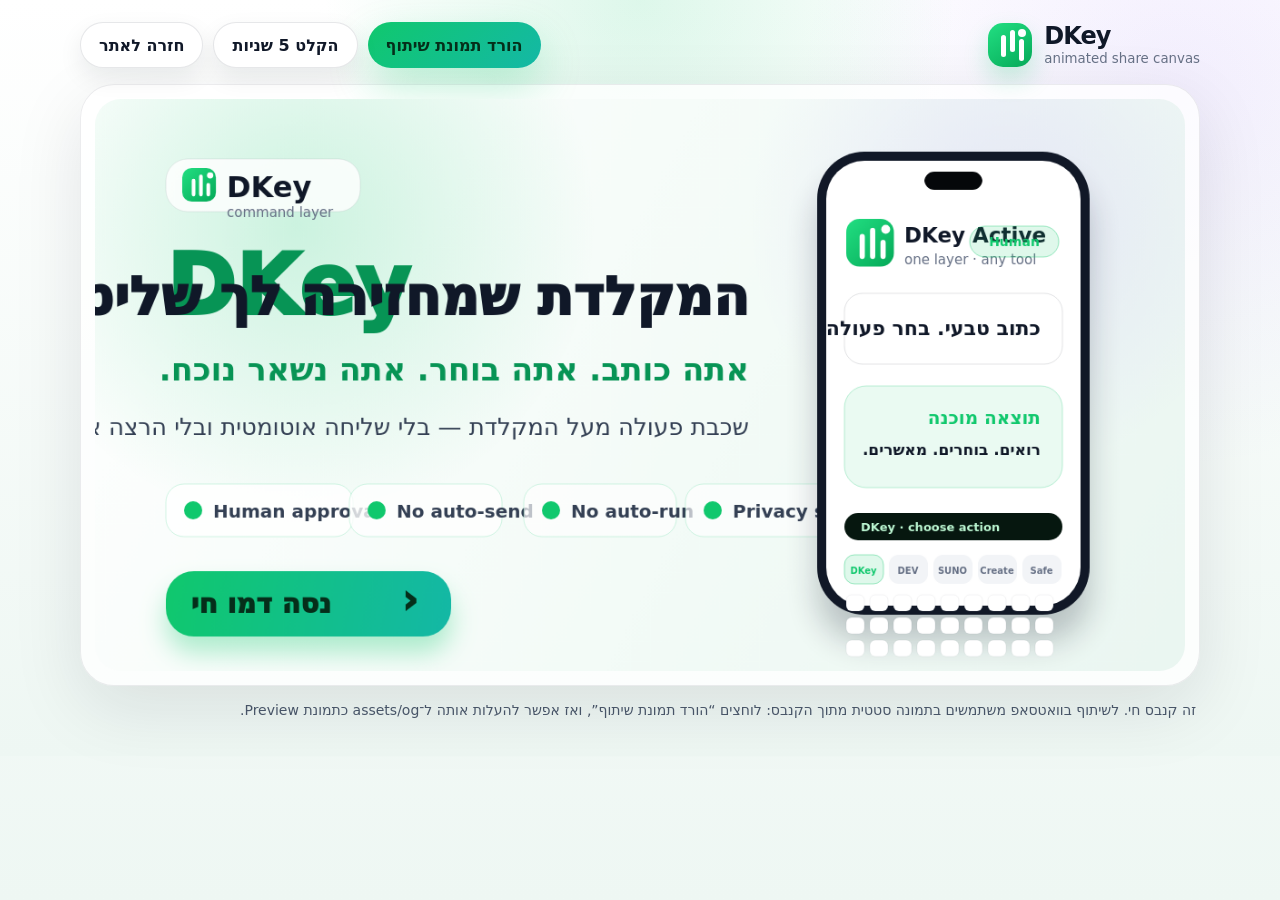
<file: share-canvas.before-safe-layout.html>
<!doctype html>
<html lang="he" dir="rtl">
<head>
<meta charset="utf-8" />
<meta name="viewport" content="width=device-width, initial-scale=1" />
<title>DKey — Share Canvas Studio</title>
<style>
  :root{
    --ink:#101828;
    --muted:#667085;
    --green:#10c86d;
    --green-dark:#079455;
    --bg:#f6faf8;
    --paper:#fff;
  }

  *{box-sizing:border-box}

  html,body{
    margin:0;
    min-height:100%;
    font-family:system-ui,-apple-system,BlinkMacSystemFont,"Segoe UI",Arial,sans-serif;
    color:var(--ink);
    background:
      radial-gradient(circle at 50% 0%,rgba(16,200,109,.14),transparent 32%),
      radial-gradient(circle at 92% 12%,rgba(139,92,246,.10),transparent 28%),
      linear-gradient(180deg,#fff,#eef7f3);
  }

  .wrap{
    width:min(1120px,calc(100vw - 22px));
    margin:0 auto;
    padding:22px 0 34px;
  }

  .top{
    display:flex;
    align-items:center;
    justify-content:space-between;
    gap:12px;
    margin-bottom:16px;
  }

  .brand{
    display:flex;
    align-items:center;
    gap:12px;
    direction:ltr;
  }

  .logo{
    width:44px;
    height:44px;
    border-radius:15px;
    background:linear-gradient(145deg,#22df82,#05a958);
    position:relative;
    box-shadow:0 12px 24px rgba(16,200,109,.22);
  }

  .logo:before{
    content:"";
    position:absolute;
    left:13px;
    top:12px;
    width:5px;
    height:22px;
    border-radius:4px;
    background:white;
    box-shadow:9px -5px 0 white,18px 4px 0 white;
  }

  .logo:after{
    content:"";
    position:absolute;
    right:6px;
    top:6px;
    width:8px;
    height:8px;
    border-radius:50%;
    background:white;
  }

  .brand strong{
    display:block;
    font-size:24px;
    line-height:1;
    letter-spacing:-.04em;
  }

  .brand small{
    display:block;
    color:var(--muted);
    margin-top:3px;
  }

  .tools{
    display:flex;
    flex-wrap:wrap;
    gap:10px;
    justify-content:flex-end;
  }

  button,a{
    border:0;
    text-decoration:none;
    color:inherit;
    font:inherit;
  }

  .btn{
    min-height:46px;
    padding:0 18px;
    border-radius:999px;
    display:inline-flex;
    align-items:center;
    justify-content:center;
    gap:8px;
    font-weight:900;
    cursor:pointer;
    background:#fff;
    border:1px solid rgba(16,24,40,.10);
    box-shadow:0 10px 24px rgba(16,24,40,.08);
  }

  .btn.primary{
    background:linear-gradient(135deg,#10c86d,#14b8a6);
    color:#052e1a;
    border:0;
    box-shadow:0 18px 42px rgba(16,200,109,.26);
  }

  .stage{
    background:rgba(255,255,255,.78);
    border:1px solid rgba(16,24,40,.08);
    border-radius:34px;
    padding:14px;
    box-shadow:0 22px 70px rgba(16,24,40,.10);
  }

  canvas{
    width:100%;
    display:block;
    aspect-ratio:1200/630;
    border-radius:26px;
    background:#fff;
  }

  .note{
    margin:14px 4px 0;
    color:#475467;
    font-size:14px;
    line-height:1.55;
  }

  @media(max-width:680px){
    .top{align-items:flex-start;flex-direction:column}
    .tools{width:100%;justify-content:stretch}
    .btn{flex:1}
    .stage{padding:8px;border-radius:24px}
    canvas{border-radius:18px}
  }
</style>
</head>
<body>
<div class="wrap">
  <header class="top">
    <div class="brand">
      <span class="logo"></span>
      <span>
        <strong>DKey</strong>
        <small>animated share canvas</small>
      </span>
    </div>

    <div class="tools">
      <button class="btn primary" id="downloadPng">הורד תמונת שיתוף</button>
      <button class="btn" id="recordWebm">הקלט 5 שניות</button>
      <a class="btn" href="index.html#top">חזרה לאתר</a>
    </div>
  </header>

  <section class="stage">
    <canvas id="c" width="1200" height="630"></canvas>
  </section>

  <p class="note">
    זה קנבס חי. לשיתוף בוואטסאפ משתמשים בתמונה סטטית מתוך הקנבס:
    לוחצים “הורד תמונת שיתוף”, ואז אפשר להעלות אותה ל־assets/og כתמונת Preview.
  </p>
</div>

<script>
(() => {
  const canvas = document.getElementById("c");
  const ctx = canvas.getContext("2d");
  const W = canvas.width;
  const H = canvas.height;

  const green = "#10c86d";
  const greenDark = "#079455";
  const ink = "#101828";
  const muted = "#667085";

  const modes = [
    {name:"DKey", color:"#10c86d", label:"choose action"},
    {name:"DEV", color:"#14b8a6", label:"inspect → build"},
    {name:"SUNO", color:"#f59e0b", label:"idea → lyrics"},
    {name:"Create", color:"#8b5cf6", label:"brief → image"},
    {name:"Safe", color:"#0ea5a6", label:"approve manually"}
  ];

  function rr(x,y,w,h,r){
    ctx.beginPath();
    ctx.moveTo(x+r,y);
    ctx.arcTo(x+w,y,x+w,y+h,r);
    ctx.arcTo(x+w,y+h,x,y+h,r);
    ctx.arcTo(x,y+h,x,y,r);
    ctx.arcTo(x,y,x+w,y,r);
    ctx.closePath();
  }

  function fillRound(x,y,w,h,r,fill,stroke){
    rr(x,y,w,h,r);
    ctx.fillStyle = fill;
    ctx.fill();
    if(stroke){
      ctx.strokeStyle = stroke;
      ctx.lineWidth = 1;
      ctx.stroke();
    }
  }

  function logo(x,y,s=1){
    const g = ctx.createLinearGradient(x,y,x+64*s,y+64*s);
    g.addColorStop(0,"#22df82");
    g.addColorStop(1,"#05a958");
    fillRound(x,y,64*s,64*s,18*s,g);
    ctx.fillStyle = "#fff";
    fillRound(x+18*s,y+20*s,7*s,34*s,4*s,"#fff");
    fillRound(x+32*s,y+12*s,7*s,42*s,4*s,"#fff");
    fillRound(x+46*s,y+28*s,7*s,26*s,4*s,"#fff");
    ctx.beginPath();
    ctx.arc(x+53*s,y+14*s,6*s,0,Math.PI*2);
    ctx.fill();
  }

  function text(t,x,y,size,weight="800",color=ink,align="left"){
    ctx.font = `${weight} ${size}px system-ui, -apple-system, Segoe UI, Arial`;
    ctx.fillStyle = color;
    ctx.textAlign = align;
    ctx.textBaseline = "alphabetic";
    ctx.direction = "ltr";
    ctx.fillText(t,x,y);
  }

  function heb(t,x,y,size,weight="800",color=ink,align="right"){
    ctx.font = `${weight} ${size}px system-ui, -apple-system, Segoe UI, Arial`;
    ctx.fillStyle = color;
    ctx.textAlign = align;
    ctx.textBaseline = "alphabetic";
    ctx.direction = "rtl";
    ctx.fillText(t,x,y);
  }

  function phone(x,y,t){
    ctx.save();
    ctx.shadowColor = "rgba(16,24,40,.24)";
    ctx.shadowBlur = 34;
    ctx.shadowOffsetY = 30;

    fillRound(x,y,300,510,52,"#111827");
    ctx.shadowColor = "transparent";
    fillRound(x+10,y+10,280,490,42,"#fff");
    fillRound(x+118,y+22,64,20,11,"#05070a");

    logo(x+32,y+74,.82);
    text("DKey Active",x+96,y+100,23,"900");
    text("one layer · any tool",x+96,y+124,15,"500",muted);

    const active = modes[Math.floor(t/1500)%modes.length];
    fillRound(x+168,y+82,98,34,17,active.color + "22", active.color + "66");
    text("Human",x+217,y+104,14,"900",active.color,"center");

    fillRound(x+30,y+156,240,78,20,"#fff","rgba(16,24,40,.12)");
    heb("כתוב טבעי. בחר פעולה.",x+246,y+202,22,"850");

    fillRound(x+30,y+258,240,112,24,active.color + "16", active.color + "44");
    heb("תוצאה מוכנה",x+246,y+300,20,"900",active.color);
    heb("רואים. בוחרים. מאשרים.",x+246,y+334,17,"700",ink);

    fillRound(x+30,y+398,240,30,15,"#06170f");
    text(`${active.name} · ${active.label}`,x+48,y+418,13,"650","#bcf7d2");

    const labels = ["DKey","DEV","SUNO","Create","Safe"];
    labels.forEach((l,i)=>{
      const cx = x+30+i*49;
      const is = l === active.name;
      fillRound(cx,y+444,43,32,11,is ? active.color+"22" : "#f2f4f7", is ? active.color+"66" : "transparent");
      text(l,cx+21,y+465,10,"900",is ? active.color : "#667085","center");
    });

    for(let row=0; row<3; row++){
      for(let i=0; i<9; i++){
        fillRound(x+32+i*26,y+488+row*25,20,18,6,"#fff","rgba(16,24,40,.05)");
      }
    }

    ctx.restore();
  }

  function draw(now){
    const t = now || 0;
    ctx.clearRect(0,0,W,H);

    const bg = ctx.createLinearGradient(0,0,W,H);
    bg.addColorStop(0,"#ffffff");
    bg.addColorStop(.58,"#f3fbf7");
    bg.addColorStop(1,"#eaf6f1");
    ctx.fillStyle = bg;
    ctx.fillRect(0,0,W,H);

    // soft moving glow
    const gx = 180 + Math.sin(t/1700)*55;
    const gy = 110 + Math.cos(t/2100)*38;
    let rg = ctx.createRadialGradient(gx,gy,0,gx,gy,330);
    rg.addColorStop(0,"rgba(16,200,109,.20)");
    rg.addColorStop(1,"rgba(16,200,109,0)");
    ctx.fillStyle = rg;
    ctx.fillRect(0,0,W,H);

    const px = 970 + Math.cos(t/1900)*40;
    const py = 115 + Math.sin(t/2400)*30;
    rg = ctx.createRadialGradient(px,py,0,px,py,280);
    rg.addColorStop(0,"rgba(139,92,246,.12)");
    rg.addColorStop(1,"rgba(139,92,246,0)");
    ctx.fillStyle = rg;
    ctx.fillRect(0,0,W,H);

    // floating pills
    const yFloat = Math.sin(t/900)*4;
    fillRound(78,62+yFloat,214,58,24,"rgba(255,255,255,.82)","rgba(16,24,40,.08)");
    logo(96,72+yFloat,.58);
    text("DKey",145,104+yFloat,32,"900");
    text("command layer",145,126+yFloat,15,"500",muted);

    // main copy, huge and readable in WhatsApp thumbnail
    text("DKey",78,238,92,"950",greenDark);
    heb("המקלדת שמחזירה לך שליטה",720,238,58,"950",ink);
    heb("אתה כותב. אתה בוחר. אתה נשאר נוכח.",720,310,35,"900",greenDark);
    heb("שכבת פעולה מעל המקלדת — בלי שליחה אוטומטית ובלי הרצה אוטומטית.",720,370,26,"500","#344054");

    const trust = [
      ["Human approval",78],
      ["No auto-send",280],
      ["No auto-run",472],
      ["Privacy stays yours",650]
    ];
    trust.forEach(([label,x],i)=>{
      const pulse = .78 + Math.sin(t/700+i)*.12;
      fillRound(x,424,168+(label.length>13?38:0),58,20,`rgba(255,255,255,${pulse})`,"rgba(16,200,109,.18)");
      ctx.beginPath();
      ctx.arc(x+30,453,10,0,Math.PI*2);
      ctx.fillStyle = green;
      ctx.fill();
      text(label,x+52,461,20,"850","#344054");
    });

    const ctaGrad = ctx.createLinearGradient(78,520,392,590);
    ctaGrad.addColorStop(0,"#10c86d");
    ctaGrad.addColorStop(1,"#14b8a6");
    ctx.save();
    ctx.shadowColor = "rgba(16,200,109,.32)";
    ctx.shadowBlur = 28;
    ctx.shadowOffsetY = 18;
    fillRound(78,520,314,72,31,ctaGrad);
    ctx.restore();
    heb("נסה דמו חי",260,566,30,"950","#052e1a");
    text("›",338,566,42,"950","#052e1a");

    phone(795,58,t);

    requestAnimationFrame(draw);
  }

  draw(0);

  document.getElementById("downloadPng").addEventListener("click", () => {
    const a = document.createElement("a");
    a.download = "dkey-share-canvas.png";
    a.href = canvas.toDataURL("image/png");
    a.click();
  });

  document.getElementById("recordWebm").addEventListener("click", async () => {
    if(!canvas.captureStream || !window.MediaRecorder){
      alert("הדפדפן לא תומך בהקלטת קנבס. אפשר להשתמש בהורדת PNG.");
      return;
    }

    const stream = canvas.captureStream(30);
    const rec = new MediaRecorder(stream, {mimeType:"video/webm"});
    const chunks = [];

    rec.ondataavailable = e => chunks.push(e.data);
    rec.onstop = () => {
      const blob = new Blob(chunks,{type:"video/webm"});
      const a = document.createElement("a");
      a.href = URL.createObjectURL(blob);
      a.download = "dkey-share-canvas.webm";
      a.click();
      setTimeout(()=>URL.revokeObjectURL(a.href),2000);
    };

    rec.start();
    setTimeout(()=>rec.stop(),5000);
  });
})();
</script>
</body>
</html>
</file>
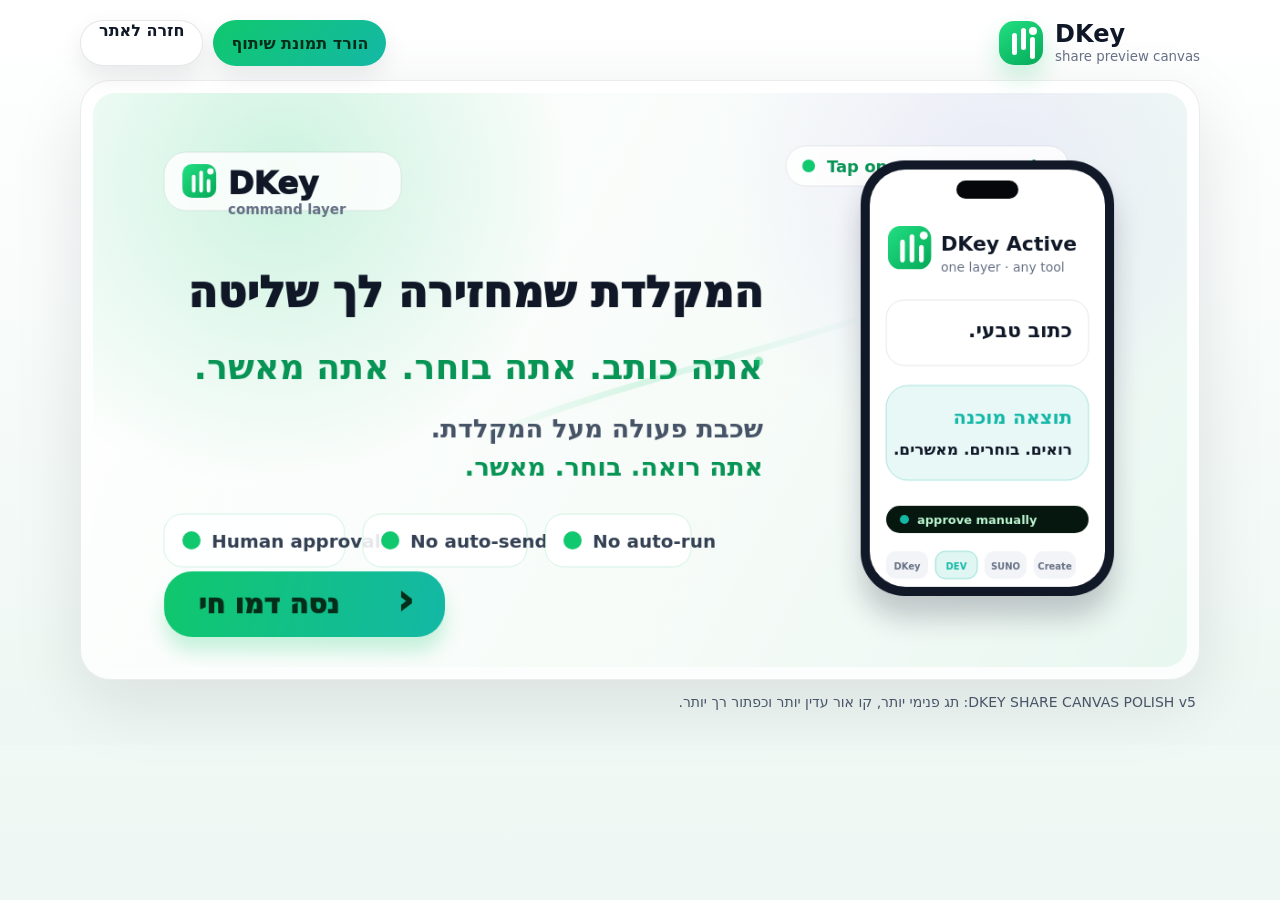
<file: share-canvas.html>
<!doctype html>
<html lang="he" dir="rtl">
<head>
<meta charset="utf-8" />
<meta name="viewport" content="width=device-width, initial-scale=1" />
<title>DKey — Share Canvas Studio</title>
<style>
*{box-sizing:border-box}
html,body{
  margin:0;
  min-height:100%;
  font-family:system-ui,-apple-system,BlinkMacSystemFont,"Segoe UI",Arial,sans-serif;
  background:linear-gradient(180deg,#fff,#eef7f3);
  color:#101828;
}
.wrap{
  width:min(1120px,calc(100vw - 22px));
  margin:0 auto;
  padding:20px 0 32px;
}
.top{
  display:flex;
  justify-content:space-between;
  align-items:center;
  gap:12px;
  margin-bottom:14px;
}
.brand{
  display:flex;
  align-items:center;
  gap:12px;
  direction:ltr;
}
.logo{
  width:44px;
  height:44px;
  border-radius:15px;
  background:linear-gradient(145deg,#22df82,#05a958);
  position:relative;
  box-shadow:0 12px 24px rgba(16,200,109,.22);
}
.logo:before{
  content:"";
  position:absolute;
  left:13px;
  top:12px;
  width:5px;
  height:22px;
  border-radius:4px;
  background:white;
  box-shadow:9px -5px 0 white,18px 4px 0 white;
}
.logo:after{
  content:"";
  position:absolute;
  right:6px;
  top:6px;
  width:8px;
  height:8px;
  border-radius:50%;
  background:white;
}
.brand strong{display:block;font-size:24px;line-height:1}
.brand small{display:block;color:#667085;margin-top:3px}
.tools{display:flex;flex-wrap:wrap;gap:10px}
button,a{
  border:0;
  color:inherit;
  font:inherit;
  text-decoration:none;
}
.btn{
  min-height:46px;
  padding:0 18px;
  border-radius:999px;
  background:#fff;
  border:1px solid rgba(16,24,40,.10);
  box-shadow:0 10px 24px rgba(16,24,40,.08);
  font-weight:900;
  cursor:pointer;
}
.btn.primary{
  background:linear-gradient(135deg,#10c86d,#14b8a6);
  color:#052e1a;
  border:0;
}
.stage{
  background:rgba(255,255,255,.78);
  border:1px solid rgba(16,24,40,.08);
  border-radius:30px;
  padding:12px;
  box-shadow:0 22px 70px rgba(16,24,40,.10);
}
canvas{
  width:100%;
  display:block;
  aspect-ratio:1200/630;
  border-radius:22px;
  background:#fff;
}
.note{
  margin:12px 4px 0;
  color:#475467;
  font-size:14px;
  line-height:1.5;
}
@media(max-width:680px){
  .top{flex-direction:column;align-items:flex-start}
  .tools{width:100%}
  .btn{flex:1}
  .stage{padding:8px;border-radius:22px}
  canvas{border-radius:16px}
}
</style>
</head>
<body>
<div class="wrap">
  <header class="top">
    <div class="brand">
      <span class="logo"></span>
      <span>
        <strong>DKey</strong>
        <small>share preview canvas</small>
      </span>
    </div>
    <div class="tools">
      <button class="btn primary" id="downloadPng">הורד תמונת שיתוף</button>
      <a class="btn" href="index.html#top">חזרה לאתר</a>
    </div>
  </header>

  <section class="stage">
    <canvas id="c" width="1200" height="630"></canvas>
  </section>

  <p class="note">DKEY SHARE CANVAS POLISH v5: תג פנימי יותר, קו אור עדין יותר וכפתור רך יותר.</p>
</div>

<script>
(() => {
  const canvas = document.getElementById("c");
  const ctx = canvas.getContext("2d");
  const W = canvas.width;
  const H = canvas.height;

  const ink = "#101828";
  const muted = "#475467";
  const green = "#10c86d";
  const greenDark = "#079455";

  function rr(x,y,w,h,r){
    ctx.beginPath();
    ctx.moveTo(x+r,y);
    ctx.arcTo(x+w,y,x+w,y+h,r);
    ctx.arcTo(x+w,y+h,x,y+h,r);
    ctx.arcTo(x,y+h,x,y,r);
    ctx.arcTo(x,y,x+w,y,r);
    ctx.closePath();
  }

  function box(x,y,w,h,r,fill,stroke){
    rr(x,y,w,h,r);
    ctx.fillStyle = fill;
    ctx.fill();
    if(stroke){
      ctx.strokeStyle = stroke;
      ctx.lineWidth = 1;
      ctx.stroke();
    }
  }

  function logo(x,y,s=1){
    const g = ctx.createLinearGradient(x,y,x+64*s,y+64*s);
    g.addColorStop(0,"#22df82");
    g.addColorStop(1,"#05a958");
    box(x,y,64*s,64*s,18*s,g);
    box(x+18*s,y+20*s,7*s,34*s,4*s,"#fff");
    box(x+32*s,y+12*s,7*s,42*s,4*s,"#fff");
    box(x+46*s,y+28*s,7*s,26*s,4*s,"#fff");
    ctx.beginPath();
    ctx.arc(x+53*s,y+14*s,6*s,0,Math.PI*2);
    ctx.fillStyle = "#fff";
    ctx.fill();
  }

  function ltr(t,x,y,size,weight="800",color=ink,align="left"){
    ctx.save();
    ctx.direction = "ltr";
    ctx.textAlign = align;
    ctx.textBaseline = "alphabetic";
    ctx.font = `${weight} ${size}px system-ui,-apple-system,Segoe UI,Arial,sans-serif`;
    ctx.fillStyle = color;
    ctx.fillText(t,x,y);
    ctx.restore();
  }

  function rtl(t,x,y,size,weight="800",color=ink,align="right"){
    ctx.save();
    ctx.direction = "rtl";
    ctx.textAlign = align;
    ctx.textBaseline = "alphabetic";
    ctx.font = `${weight} ${size}px system-ui,-apple-system,Segoe UI,Arial,sans-serif`;
    ctx.fillStyle = color;
    ctx.fillText(t,x,y);
    ctx.restore();
  }

  function fitRtl(t,x,y,maxWidth,startSize,weight,color){
    let size = startSize;
    ctx.save();
    ctx.direction = "rtl";
    ctx.textAlign = "right";
    ctx.textBaseline = "alphabetic";
    while(size > 24){
      ctx.font = `${weight} ${size}px system-ui,-apple-system,Segoe UI,Arial,sans-serif`;
      if(ctx.measureText(t).width <= maxWidth) break;
      size -= 2;
    }
    ctx.fillStyle = color;
    ctx.fillText(t,x,y);
    ctx.restore();
  }

  function phone(x,y,t){
    const active = Math.floor(t / 1500) % 4;
    const modes = [
      {name:"DKey", color:"#10c86d"},
      {name:"DEV", color:"#14b8a6"},
      {name:"SUNO", color:"#f59e0b"},
      {name:"Create", color:"#8b5cf6"}
    ];
    const mode = modes[active];

    ctx.save();
    ctx.shadowColor = "rgba(16,24,40,.22)";
    ctx.shadowBlur = 30;
    ctx.shadowOffsetY = 24;

    box(x,y,278,478,48,"#111827");
    ctx.shadowColor = "transparent";
    box(x+10,y+10,258,458,39,"#fff");
    box(x+105,y+22,68,20,10,"#05070a");

    logo(x+30,y+72,.74);
    ltr("DKey Active",x+88,y+99,22,"900");
    ltr("one layer · any tool",x+88,y+122,14,"500","#667085");

    box(x+28,y+153,222,72,20,"#fff","rgba(16,24,40,.10)");
    rtl("כתוב טבעי.",x+232,y+194,22,"850",ink);

    box(x+28,y+247,222,104,24,mode.color+"18",mode.color+"55");
    rtl("תוצאה מוכנה",x+232,y+289,21,"900",mode.color);
    rtl("רואים. בוחרים. מאשרים.",x+232,y+323,17,"750",ink);

    box(x+28,y+379,222,30,15,"#06170f");
    ctx.beginPath();
    ctx.arc(x+48,y+394,5,0,Math.PI*2);
    ctx.fillStyle = mode.color;
    ctx.fill();
    ltr("approve manually",x+62,y+399,13,"700","#bcf7d2");

    modes.forEach((m,i)=>{
      box(x+28+i*54,y+429,46,30,11,i===active?m.color+"22":"#f2f4f7",i===active?m.color+"66":null);
      ltr(m.name,x+51+i*54,y+449,10,"900",i===active?m.color:"#667085","center");
    });

    ctx.restore();
  }

  function draw(now=0){
    const t = now;

    ctx.clearRect(0,0,W,H);

    const bg = ctx.createLinearGradient(0,0,W,H);
    bg.addColorStop(0,"#ffffff");
    bg.addColorStop(.58,"#f7fcf9");
    bg.addColorStop(1,"#e9f7f1");
    ctx.fillStyle = bg;
    ctx.fillRect(0,0,W,H);

    let g = ctx.createRadialGradient(180+Math.sin(t/1800)*36,90,0,180,90,340);
    g.addColorStop(0,"rgba(16,200,109,.20)");
    g.addColorStop(1,"rgba(16,200,109,0)");
    ctx.fillStyle = g;
    ctx.fillRect(0,0,W,H);

    g = ctx.createRadialGradient(980,94+Math.cos(t/2000)*30,0,980,94,300);
    g.addColorStop(0,"rgba(139,92,246,.10)");
    g.addColorStop(1,"rgba(139,92,246,0)");
    ctx.fillStyle = g;
    ctx.fillRect(0,0,W,H);

    // brand only here — not inside headline
    box(78,62+Math.sin(t/1000)*3,260,64,24,"rgba(255,255,255,.82)","rgba(16,24,40,.08)");
    logo(98,75+Math.sin(t/1000)*3,.58);
    ltr("DKey",148,108+Math.sin(t/1000)*3,34,"950");
    ltr("command layer",148,130+Math.sin(t/1000)*3,15,"600","#667085");

    // safe copy area: left side only
    fitRtl("המקלדת שמחזירה לך שליטה",735,235,650,61,"950",ink);
    rtl("אתה כותב. אתה בוחר. אתה מאשר.",735,314,38,"900",greenDark);
    rtl("שכבת פעולה מעל המקלדת.",735,378,28,"700",muted);
    rtl("אתה רואה. בוחר. מאשר.",735,420,28,"850",greenDark);

    const pills = [
      ["Human approval",78,462,198],
      ["No auto-send",296,462,180],
      ["No auto-run",496,462,160]
    ];

    pills.forEach(([label,x,y,w])=>{
      box(x,y,w,58,20,"rgba(255,255,255,.88)","rgba(16,200,109,.18)");
      ctx.beginPath();
      ctx.arc(x+30,y+29,10,0,Math.PI*2);
      ctx.fillStyle = green;
      ctx.fill();
      ltr(label,x+52,y+37,20,"850","#344054");
    });

    const cta = ctx.createLinearGradient(78,528,390,586);
    cta.addColorStop(0,"#10c86d");
    cta.addColorStop(1,"#14b8a6");
    ctx.save();
    ctx.shadowColor = "rgba(16,200,109,.22)";
    ctx.shadowBlur = 20;
    ctx.shadowOffsetY = 16;
    box(78,525,308,72,31,cta);
    ctx.restore();
    rtl("נסה דמו חי",270,571,30,"950","#052e1a");
    ltr("›",334,571,42,"950","#052e1a");

    // DKEY SHARE CANVAS LIVING CLEAN v4
    // DKEY SHARE CANVAS POLISH v5
    // subtle action trail: words → DKey phone
    ctx.save();
    ctx.beginPath();
    ctx.moveTo(420,382);
    ctx.bezierCurveTo(540,330,675,300,835,250);
    const trail = ctx.createLinearGradient(420,382,835,250);
    trail.addColorStop(0,"rgba(16,200,109,0)");
    trail.addColorStop(.45,"rgba(16,200,109,.14)");
    trail.addColorStop(1,"rgba(20,184,166,.02)");
    ctx.strokeStyle = trail;
    ctx.lineWidth = 7;
    ctx.lineCap = "round";
    ctx.shadowColor = "rgba(16,200,109,.14)";
    ctx.shadowBlur = 14;
    ctx.stroke();

    const dotPhase = (Math.sin(t/850)+1)/2;
    const dotX = 520 + dotPhase * 220;
    const dotY = 350 - dotPhase * 58;
    ctx.beginPath();
    ctx.arc(dotX,dotY,5,0,Math.PI*2);
    ctx.fillStyle = "rgba(16,200,109,.38)";
    ctx.fill();
    ctx.restore();

    // small product tag beside the phone
    box(760,58,310,44,22,"rgba(255,255,255,.86)","rgba(16,24,40,.08)");
    ctx.beginPath();
    ctx.arc(785,80,7,0,Math.PI*2);
    ctx.fillStyle = green;
    ctx.fill();
    ltr("Tap once · use everywhere",805,87,18,"900",greenDark);

    phone(842,74,t);

    requestAnimationFrame(draw);
  }

  draw();

  document.getElementById("downloadPng").addEventListener("click", () => {
    const a = document.createElement("a");
    a.download = "dkey-share-canvas.png";
    a.href = canvas.toDataURL("image/png");
    a.click();
  });
})();
</script>
</body>
</html>
</file>
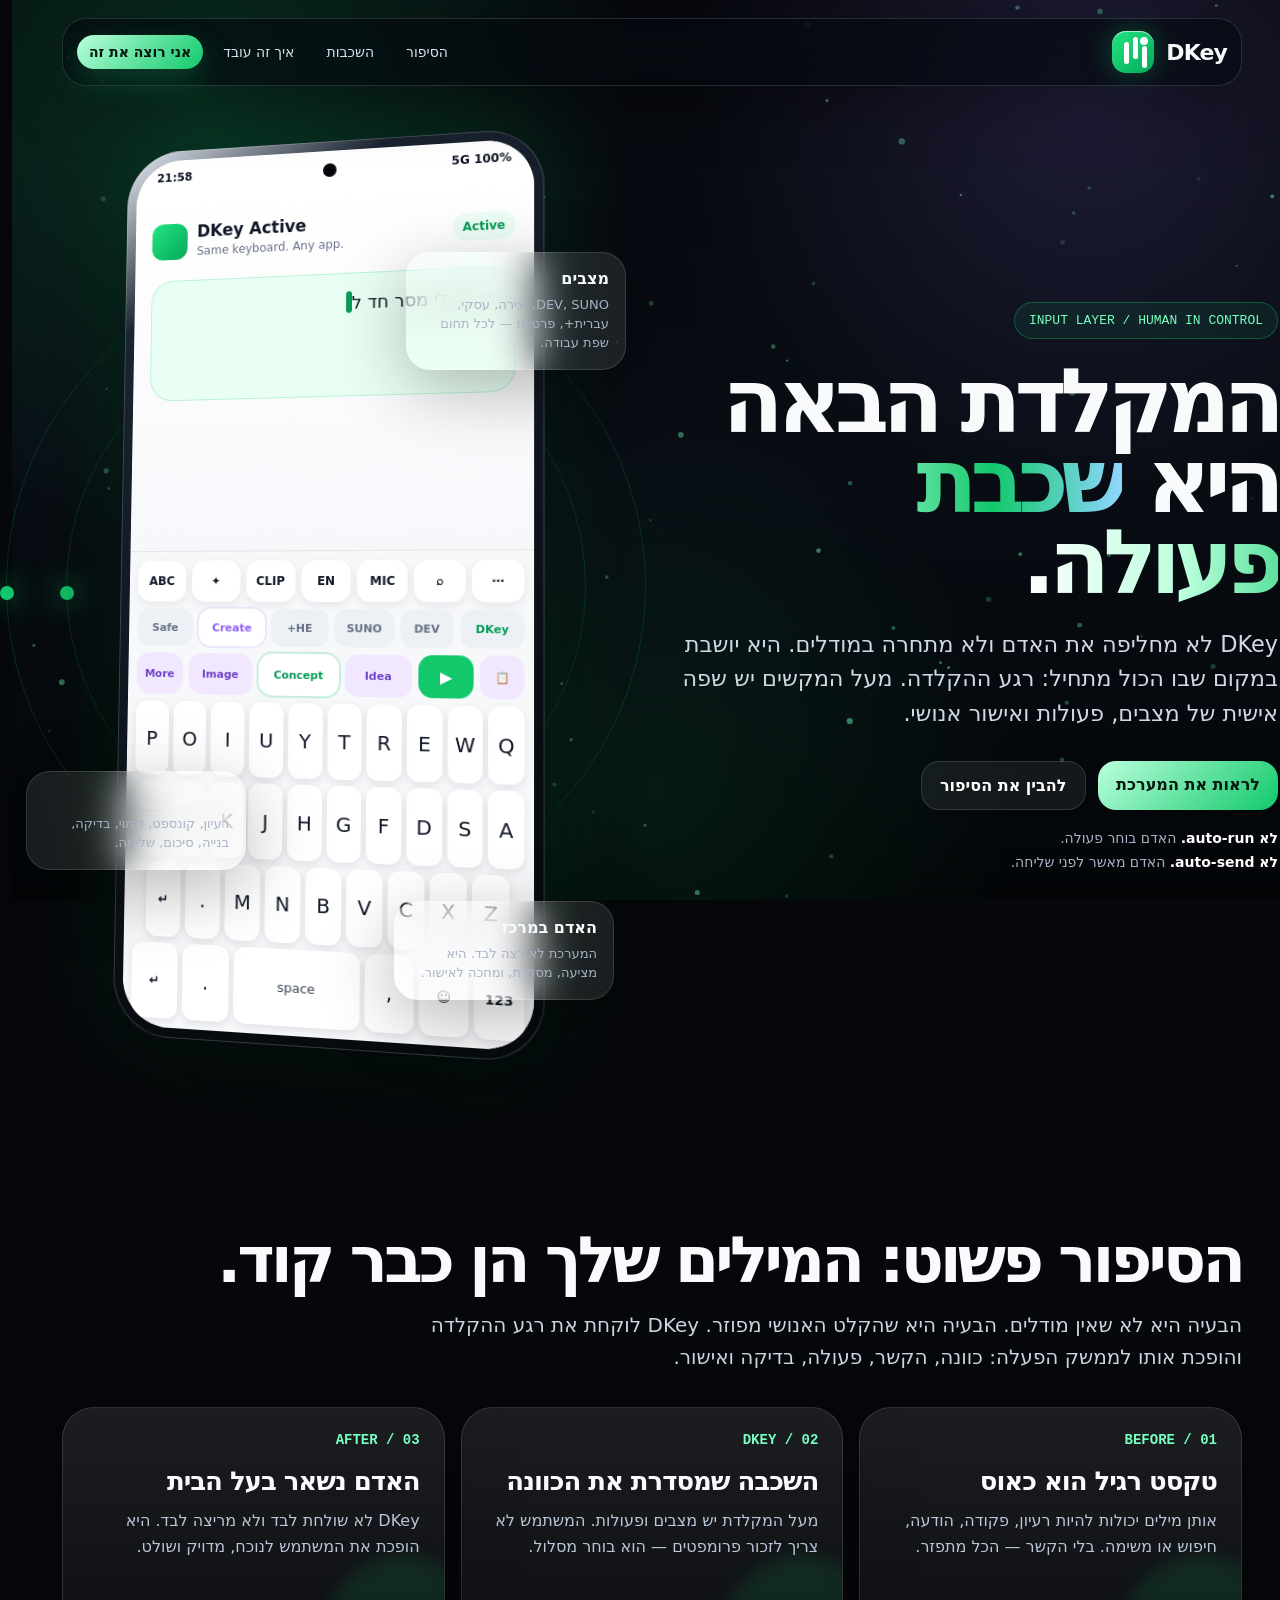
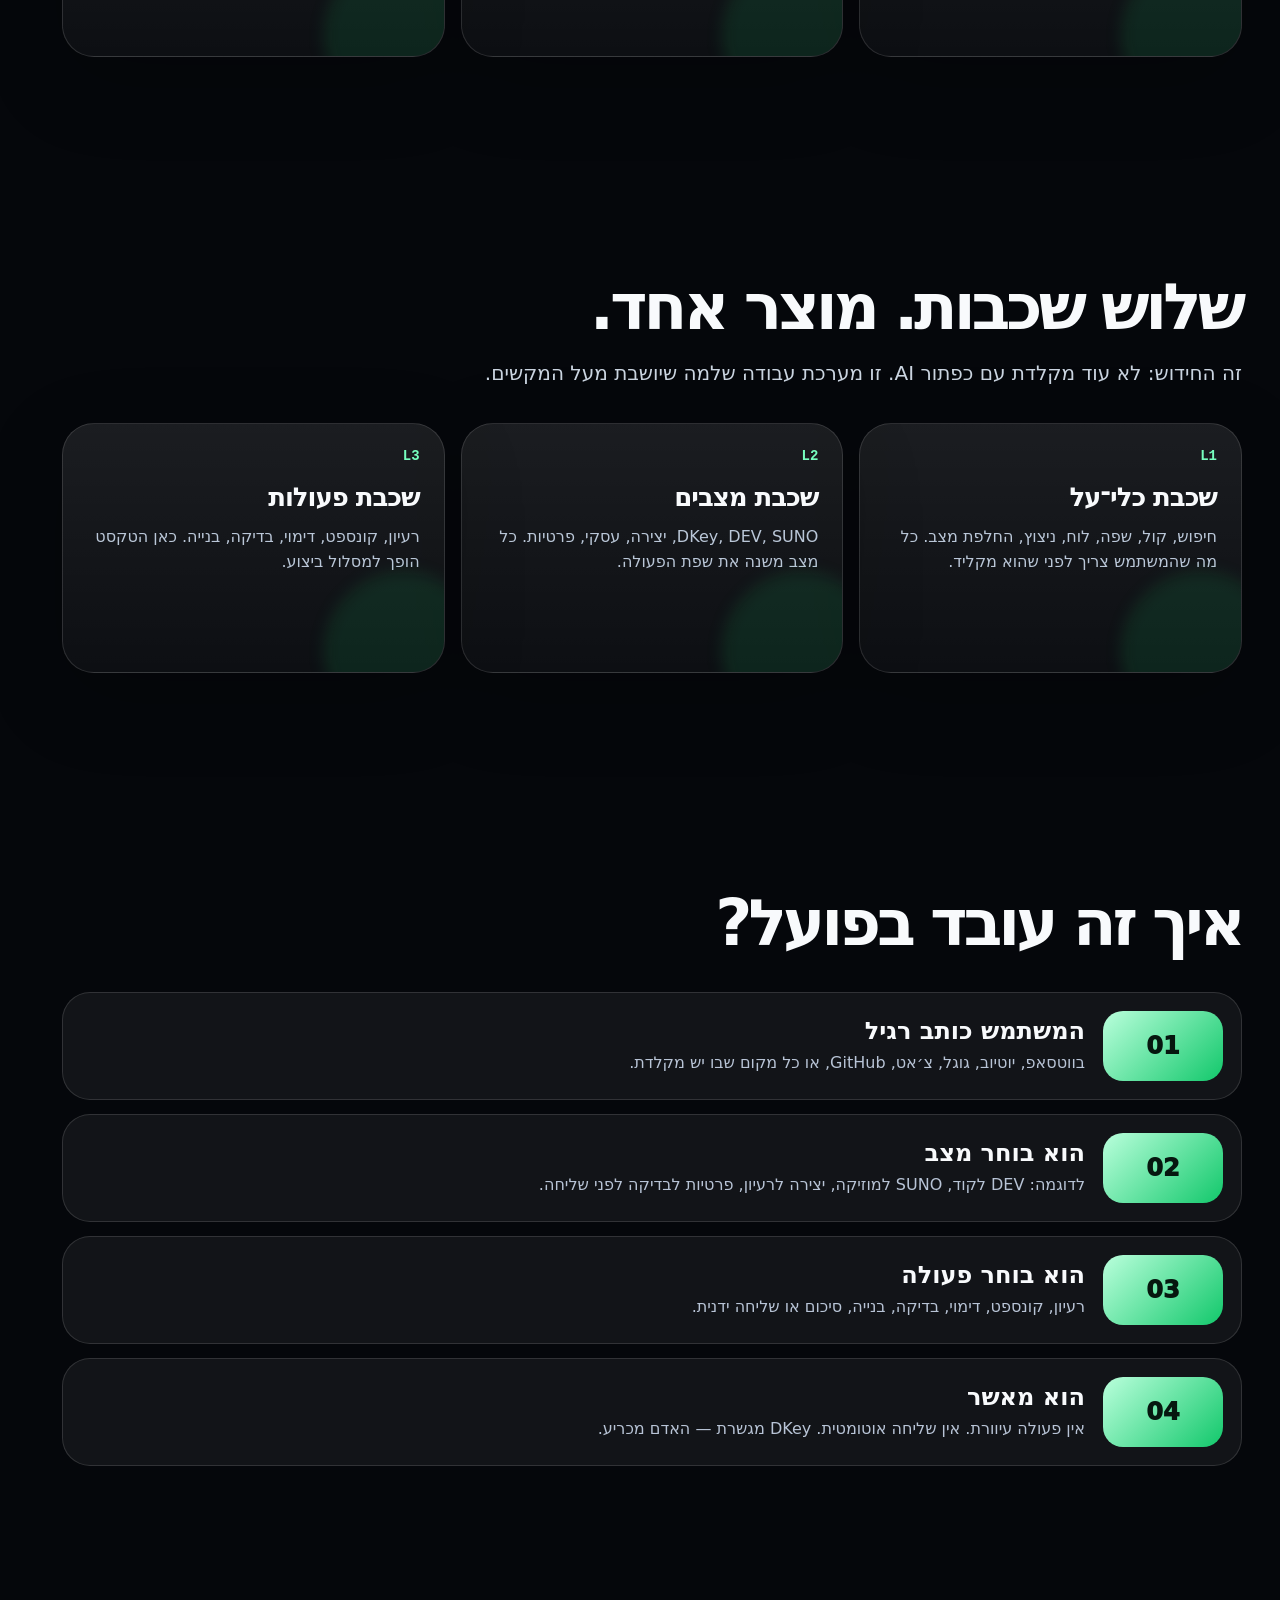
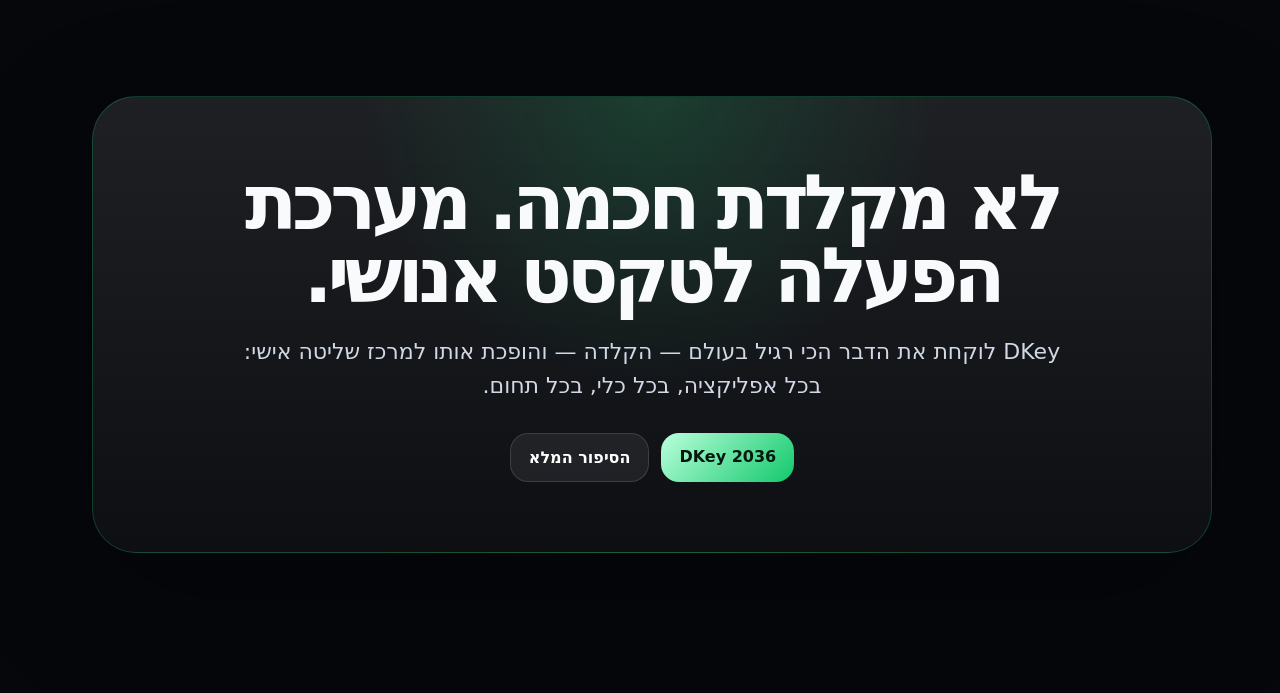
<file: docs/backups/index-before-bright-v02-20260510-222727.html>
<!doctype html>
<html lang="he" dir="rtl">
<head>
<meta charset="utf-8" />
<meta name="viewport" content="width=device-width, initial-scale=1" />
<title>DKey — שכבת פעולה מעל המקלדת</title>
<meta name="description" content="DKey היא שכבת פעולה חכמה מעל המקלדת. האדם כותב, בוחר, מאשר — והמילים הופכות לפעולה." />
<style>
:root{
  --bg:#05070b;
  --ink:#f8fafc;
  --muted:#a8b3c7;
  --green:#12c86b;
  --green2:#77ffc0;
  --card:rgba(255,255,255,.075);
  --line:rgba(255,255,255,.13);
  --soft:#101827;
  --purple:#9b7cff;
}
*{box-sizing:border-box}
html{scroll-behavior:smooth}
body{
  margin:0;
  background:#05070b;
  color:var(--ink);
  font-family:system-ui,-apple-system,BlinkMacSystemFont,"Segoe UI",Arial,sans-serif;
  overflow-x:hidden;
}
body:before{
  content:"";
  position:fixed;
  inset:0;
  pointer-events:none;
  background:
    radial-gradient(circle at 15% 12%,rgba(18,200,107,.20),transparent 32%),
    radial-gradient(circle at 84% 10%,rgba(155,124,255,.16),transparent 30%),
    radial-gradient(circle at 50% 88%,rgba(18,200,107,.10),transparent 36%),
    linear-gradient(180deg,#06080d,#080d14 50%,#030507);
  z-index:-3;
}
body:after{
  content:"";
  position:fixed;
  inset:0;
  pointer-events:none;
  opacity:.22;
  z-index:-2;
  background-image:
    linear-gradient(rgba(255,255,255,.04) 1px,transparent 1px),
    linear-gradient(90deg,rgba(255,255,255,.04) 1px,transparent 1px);
  background-size:46px 46px;
  mask-image:radial-gradient(circle at center,black 0%,transparent 78%);
}
.canvas-bg{
  position:fixed;
  inset:0;
  z-index:-1;
}
.nav{
  position:fixed;
  top:18px;
  left:50%;
  transform:translateX(-50%);
  width:min(1180px,calc(100vw - 26px));
  z-index:20;
  display:flex;
  align-items:center;
  justify-content:space-between;
  padding:12px 14px;
  border:1px solid var(--line);
  border-radius:24px;
  background:rgba(6,10,16,.66);
  backdrop-filter:blur(22px);
  box-shadow:0 18px 60px rgba(0,0,0,.28);
}
.brand{
  display:flex;
  align-items:center;
  gap:12px;
  direction:ltr;
}
.logo{
  width:42px;
  height:42px;
  border-radius:14px;
  background:linear-gradient(135deg,#24e483,#05a958);
  box-shadow:0 0 28px rgba(18,200,107,.34),inset 0 1px 0 rgba(255,255,255,.6);
  position:relative;
}
.logo:before{
  content:"";
  position:absolute;
  left:12px;
  top:11px;
  width:5px;
  height:22px;
  border-radius:5px;
  background:white;
  box-shadow:9px -5px 0 white,18px 4px 0 white;
}
.logo:after{
  content:"";
  position:absolute;
  right:6px;
  top:6px;
  width:8px;
  height:8px;
  border-radius:50%;
  background:white;
}
.brand b{
  font-size:22px;
  letter-spacing:-.04em;
}
.nav-links{
  display:flex;
  gap:8px;
  align-items:center;
}
.nav-links a{
  color:#d8e2ef;
  text-decoration:none;
  font-size:14px;
  padding:9px 12px;
  border-radius:999px;
}
.nav-links a:hover{
  background:rgba(255,255,255,.08);
}
.cta{
  color:#06170f!important;
  background:linear-gradient(135deg,#baffdc,#12c86b);
  font-weight:850;
  box-shadow:0 12px 30px rgba(18,200,107,.25);
}
.hero{
  min-height:100vh;
  width:min(1260px,calc(100vw - 28px));
  margin:0 auto;
  padding:132px 0 80px;
  display:grid;
  grid-template-columns:1fr 1fr;
  align-items:center;
  gap:52px;
}
.kicker{
  display:inline-flex;
  width:max-content;
  gap:8px;
  align-items:center;
  padding:10px 14px;
  border-radius:999px;
  border:1px solid rgba(18,200,107,.35);
  background:rgba(18,200,107,.09);
  color:var(--green2);
  font-family:ui-monospace,Menlo,Consolas,monospace;
  font-size:13px;
  direction:ltr;
}
.hero h1{
  margin:22px 0 0;
  font-size:clamp(48px,7vw,108px);
  line-height:.9;
  letter-spacing:-.08em;
}
.hero h1 span{
  color:transparent;
  background:linear-gradient(90deg,#fff,#baffdc 35%,#12c86b 72%,#8fd6ff);
  -webkit-background-clip:text;
  background-clip:text;
}
.hero p{
  margin:24px 0 0;
  max-width:640px;
  color:#d1d9e6;
  font-size:clamp(18px,1.75vw,24px);
  line-height:1.55;
}
.hero-actions{
  margin-top:30px;
  display:flex;
  gap:12px;
  flex-wrap:wrap;
}
.btn{
  border:1px solid var(--line);
  color:#fff;
  background:rgba(255,255,255,.07);
  padding:14px 18px;
  border-radius:18px;
  text-decoration:none;
  font-weight:820;
  backdrop-filter:blur(14px);
}
.btn.primary{
  background:linear-gradient(135deg,#baffdc,#12c86b);
  color:#06170f;
  border:0;
}
.hero-note{
  margin-top:20px;
  display:grid;
  gap:8px;
  color:#a8b3c7;
  font-size:14px;
}
.hero-note b{color:#fff}

.device-zone{
  position:relative;
  min-height:760px;
  display:grid;
  place-items:center;
  perspective:1200px;
}
.phone{
  position:relative;
  width:min(430px,88vw);
  aspect-ratio:9/19;
  border-radius:58px;
  padding:10px;
  background:linear-gradient(145deg,#e8edf5,#1a2331 16%,#070a0f 80%);
  box-shadow:
    0 42px 120px rgba(0,0,0,.58),
    0 0 90px rgba(18,200,107,.16),
    inset 0 0 0 1px rgba(255,255,255,.18);
  transform:rotateY(-10deg) rotateX(3deg);
  animation:phoneFloat 6s ease-in-out infinite;
}
@keyframes phoneFloat{
  0%,100%{transform:rotateY(-10deg) rotateX(3deg) translateY(0)}
  50%{transform:rotateY(-7deg) rotateX(2deg) translateY(-14px)}
}
.screen{
  position:relative;
  width:100%;
  height:100%;
  border-radius:48px;
  overflow:hidden;
  background:#f7f8fa;
}
.camera{
  position:absolute;
  top:13px;
  left:50%;
  transform:translateX(-50%);
  width:14px;
  height:14px;
  border-radius:50%;
  background:#05070b;
  z-index:5;
}
.status{
  height:38px;
  padding:11px 22px 0;
  display:flex;
  justify-content:space-between;
  direction:ltr;
  color:#111827;
  font-size:12px;
  font-weight:800;
  background:#fff;
}
.app{
  height:41%;
  background:linear-gradient(180deg,#fff,#f7f8fb);
  padding:28px 18px 0;
}
.app-top{
  display:flex;
  justify-content:space-between;
  align-items:center;
  direction:ltr;
}
.app-id{
  display:flex;
  gap:10px;
  align-items:center;
}
.mini-logo{
  width:38px;
  height:38px;
  border-radius:12px;
  background:linear-gradient(135deg,#24e483,#05a958);
}
.app-id b{
  display:block;
  color:#111827;
  font-size:17px;
}
.app-id span{
  color:#667085;
  font-size:12px;
}
.active{
  padding:7px 10px;
  border-radius:999px;
  background:#ecfdf5;
  color:#059b55;
  font-size:12px;
  font-weight:850;
}
.bubble{
  margin-top:22px;
  min-height:126px;
  border-radius:24px;
  background:#eafff3;
  border:1px solid rgba(18,200,107,.23);
  padding:18px;
  color:#101828;
  font-size:18px;
  line-height:1.38;
}
.cursor{
  display:inline-block;
  width:6px;
  height:22px;
  background:#059b55;
  border-radius:3px;
  vertical-align:-4px;
  animation:blink .8s steps(2,start) infinite;
}
@keyframes blink{50%{opacity:0}}
.keyboard{
  position:absolute;
  left:0;
  right:0;
  bottom:0;
  height:54%;
  background:#f7f8fa;
  border-top:1px solid rgba(16,24,40,.08);
  padding:9px;
  display:grid;
  grid-template-rows:42px 38px 42px 1fr;
  gap:7px;
}
.icons,.modes,.actions{display:grid;gap:6px}
.icons{grid-template-columns:repeat(7,1fr)}
.modes{grid-template-columns:1fr .85fr .95fr .95fr 1.1fr .95fr}
.actions{grid-template-columns:.7fr .9fr 1.1fr 1.35fr 1.1fr .8fr}
.icon,.mode,.action,.key{
  min-width:0;
  overflow:hidden;
  white-space:nowrap;
  text-overflow:ellipsis;
}
.icon{
  border-radius:14px;
  background:#fff;
  color:#111827;
  display:grid;
  place-items:center;
  font-size:12px;
  font-weight:850;
  box-shadow:0 3px 8px rgba(16,24,40,.08);
}
.mode{
  border-radius:13px;
  background:#edf0f4;
  color:#667085;
  display:grid;
  place-items:center;
  font-size:11px;
  font-weight:900;
}
.mode.on{
  color:#8b5cf6;
  background:#fff;
  box-shadow:0 0 0 2px rgba(139,92,246,.12);
}
.mode.dkey{color:#059b55}
.action{
  border-radius:14px;
  background:#f1e8ff;
  color:#6d43c9;
  display:grid;
  place-items:center;
  font-size:11px;
  font-weight:900;
}
.action.play{
  background:#12c86b;
  color:#fff;
  font-size:16px;
}
.action.sel{
  background:#fff;
  color:#059b55;
  box-shadow:0 0 0 2px rgba(18,200,107,.22);
}
.keys{
  display:grid;
  gap:6px;
}
.row{display:grid;gap:5px}
.r1,.r2{grid-template-columns:repeat(10,1fr)}
.r3{grid-template-columns:repeat(9,1fr);padding:0 14px}
.r4{grid-template-columns:48px 48px 48px 1fr 48px 48px}
.key{
  border-radius:12px;
  background:#fff;
  min-height:42px;
  display:grid;
  place-items:center;
  color:#111827;
  font-size:20px;
  box-shadow:0 3px 8px rgba(16,24,40,.10);
}
.key.small{font-size:13px;font-weight:850}
.space{font-size:13px;color:#344054}

.orbit{
  position:absolute;
  border:1px solid rgba(18,200,107,.18);
  border-radius:999px;
  pointer-events:none;
}
.orbit.one{
  width:640px;
  height:640px;
  animation:spin 18s linear infinite;
}
.orbit.two{
  width:520px;
  height:520px;
  animation:spin 24s linear reverse infinite;
}
@keyframes spin{to{transform:rotate(360deg)}}
.orbit:before{
  content:"";
  position:absolute;
  top:50%;
  left:-7px;
  width:14px;
  height:14px;
  border-radius:50%;
  background:#12c86b;
  box-shadow:0 0 30px #12c86b;
}
.float-card{
  position:absolute;
  width:220px;
  padding:16px;
  border-radius:24px;
  background:rgba(255,255,255,.09);
  border:1px solid var(--line);
  backdrop-filter:blur(22px);
  box-shadow:0 20px 70px rgba(0,0,0,.28);
}
.float-card h3{
  margin:0 0 8px;
  font-size:16px;
}
.float-card p{
  margin:0;
  color:var(--muted);
  font-size:13px;
  line-height:1.45;
}
.fc1{top:120px;right:0}
.fc2{bottom:170px;left:0}
.fc3{bottom:40px;right:12px}

.section{
  width:min(1180px,calc(100vw - 28px));
  margin:0 auto;
  padding:110px 0;
}
.section h2{
  margin:0;
  font-size:clamp(38px,5vw,74px);
  line-height:.96;
  letter-spacing:-.065em;
}
.section-lead{
  margin:18px 0 0;
  color:#cbd5e1;
  font-size:20px;
  line-height:1.6;
  max-width:820px;
}
.grid{
  margin-top:34px;
  display:grid;
  grid-template-columns:repeat(3,1fr);
  gap:16px;
}
.card{
  min-height:250px;
  border:1px solid var(--line);
  border-radius:32px;
  padding:24px;
  background:linear-gradient(180deg,rgba(255,255,255,.09),rgba(255,255,255,.035));
  box-shadow:0 24px 80px rgba(0,0,0,.22);
  position:relative;
  overflow:hidden;
}
.card:before{
  content:"";
  position:absolute;
  inset:auto -40px -60px auto;
  width:160px;
  height:160px;
  border-radius:50%;
  background:rgba(18,200,107,.12);
  filter:blur(8px);
}
.card b{
  display:block;
  color:var(--green2);
  font-family:ui-monospace,Menlo,Consolas,monospace;
  font-size:14px;
  margin-bottom:18px;
}
.card h3{
  margin:0 0 12px;
  font-size:26px;
  letter-spacing:-.04em;
}
.card p{
  margin:0;
  color:#bac7d8;
  line-height:1.6;
}
.timeline{
  margin-top:38px;
  display:grid;
  gap:14px;
}
.step{
  display:grid;
  grid-template-columns:120px 1fr;
  gap:18px;
  align-items:center;
  padding:18px;
  border-radius:28px;
  border:1px solid var(--line);
  background:rgba(255,255,255,.055);
}
.step .num{
  color:#06170f;
  background:linear-gradient(135deg,#baffdc,#12c86b);
  border-radius:20px;
  height:70px;
  display:grid;
  place-items:center;
  font-weight:950;
  font-size:24px;
}
.step h3{margin:0 0 6px;font-size:24px}
.step p{margin:0;color:#b8c4d6;line-height:1.5}
.final{
  padding:120px 0 140px;
  text-align:center;
}
.final-box{
  width:min(1120px,calc(100vw - 28px));
  margin:0 auto;
  border-radius:44px;
  border:1px solid rgba(18,200,107,.25);
  padding:70px 34px;
  background:
    radial-gradient(circle at 50% 0%,rgba(18,200,107,.18),transparent 40%),
    linear-gradient(180deg,rgba(255,255,255,.10),rgba(255,255,255,.035));
  box-shadow:0 40px 130px rgba(0,0,0,.32);
}
.final h2{
  margin:0;
  font-size:clamp(42px,6vw,88px);
  line-height:.95;
  letter-spacing:-.07em;
}
.final p{
  margin:22px auto 0;
  max-width:820px;
  color:#d1d9e6;
  font-size:22px;
  line-height:1.55;
}
.reveal{
  opacity:0;
  transform:translateY(28px);
  transition:opacity .8s ease, transform .8s ease;
}
.reveal.on{
  opacity:1;
  transform:translateY(0);
}
@media(max-width:980px){
  .nav-links a:not(.cta){display:none}
  .hero{grid-template-columns:1fr;padding-top:120px}
  .device-zone{min-height:680px}
  .phone{transform:none;animation:none}
  .grid{grid-template-columns:1fr}
  .step{grid-template-columns:1fr}
  .float-card{display:none}
}
@media(max-width:560px){
  .hero{width:min(100vw - 18px,1260px);gap:20px}
  .hero h1{font-size:52px}
  .hero p{font-size:17px}
  .device-zone{min-height:610px}
  .phone{width:min(360px,94vw)}
  .section{padding:72px 0}
}
</style>
</head>
<body>
<canvas class="canvas-bg" id="bg"></canvas>

<header class="nav">
  <div class="brand">
    <div class="logo"></div>
    <b>DKey</b>
  </div>
  <nav class="nav-links">
    <a href="#story">הסיפור</a>
    <a href="#layers">השכבות</a>
    <a href="#flow">איך זה עובד</a>
    <a class="cta" href="#final">אני רוצה את זה</a>
  </nav>
</header>

<main>
  <section class="hero">
    <div class="hero-copy reveal">
      <div class="kicker">INPUT LAYER / HUMAN IN CONTROL</div>
      <h1>המקלדת הבאה היא <span>שכבת פעולה.</span></h1>
      <p>
        DKey לא מחליפה את האדם ולא מתחרה במודלים.
        היא יושבת במקום שבו הכול מתחיל: רגע ההקלדה.
        מעל המקשים יש שפה אישית של מצבים, פעולות ואישור אנושי.
      </p>
      <div class="hero-actions">
        <a class="btn primary" href="#layers">לראות את המערכת</a>
        <a class="btn" href="#story">להבין את הסיפור</a>
      </div>
      <div class="hero-note">
        <span><b>לא auto-run.</b> האדם בוחר פעולה.</span>
        <span><b>לא auto-send.</b> האדם מאשר לפני שליחה.</span>
      </div>
    </div>

    <div class="device-zone reveal">
      <div class="orbit one"></div>
      <div class="orbit two"></div>

      <div class="phone">
        <div class="screen">
          <div class="camera"></div>
          <div class="status"><span>21:58</span><span>5G 100%</span></div>
          <div class="app">
            <div class="app-top">
              <div class="app-id">
                <div class="mini-logo"></div>
                <div><b>DKey Active</b><span>Same keyboard. Any app.</span></div>
              </div>
              <div class="active">Active</div>
            </div>
            <div class="bubble"><span id="typed"></span><span class="cursor"></span></div>
          </div>

          <div class="keyboard">
            <div class="icons">
              <div class="icon">⋯</div><div class="icon">⌕</div><div class="icon">MIC</div><div class="icon">EN</div><div class="icon">CLIP</div><div class="icon">✦</div><div class="icon">ABC</div>
            </div>
            <div class="modes">
              <div class="mode dkey">DKey</div><div class="mode">DEV</div><div class="mode">SUNO</div><div class="mode">HE+</div><div class="mode on">Create</div><div class="mode">Safe</div>
            </div>
            <div class="actions">
              <div class="action">📋</div><div class="action play">▶</div><div class="action">Idea</div><div class="action sel">Concept</div><div class="action">Image</div><div class="action">More</div>
            </div>
            <div class="keys">
              <div class="row r1"><div class="key">Q</div><div class="key">W</div><div class="key">E</div><div class="key">R</div><div class="key">T</div><div class="key">Y</div><div class="key">U</div><div class="key">I</div><div class="key">O</div><div class="key">P</div></div>
              <div class="row r2"><div class="key">A</div><div class="key">S</div><div class="key">D</div><div class="key">F</div><div class="key">G</div><div class="key">H</div><div class="key">J</div><div class="key">K</div><div class="key">L</div><div class="key">⌫</div></div>
              <div class="row r3"><div class="key">Z</div><div class="key">X</div><div class="key">C</div><div class="key">V</div><div class="key">B</div><div class="key">N</div><div class="key">M</div><div class="key">.</div><div class="key small">↵</div></div>
              <div class="row r4"><div class="key small">123</div><div class="key small">☺</div><div class="key">,</div><div class="key space">space</div><div class="key">.</div><div class="key small">↵</div></div>
            </div>
          </div>
        </div>
      </div>

      <div class="float-card fc1"><h3>מצבים</h3><p>DEV, SUNO, יצירה, עסקי, עברית+, פרטיות — לכל תחום שפת עבודה.</p></div>
      <div class="float-card fc2"><h3>פעולות</h3><p>רעיון, קונספט, דימוי, בדיקה, בנייה, סיכום, שליחה.</p></div>
      <div class="float-card fc3"><h3>האדם במרכז</h3><p>המערכת לא רצה לבד. היא מציעה, מסדרת, ומחכה לאישור.</p></div>
    </div>
  </section>

  <section class="section reveal" id="story">
    <h2>הסיפור פשוט: המילים שלך הן כבר קוד.</h2>
    <p class="section-lead">
      הבעיה היא לא שאין מודלים. הבעיה היא שהקלט האנושי מפוזר.
      DKey לוקחת את רגע ההקלדה והופכת אותו לממשק הפעלה:
      כוונה, הקשר, פעולה, בדיקה ואישור.
    </p>
    <div class="grid">
      <div class="card"><b>01 / BEFORE</b><h3>טקסט רגיל הוא כאוס</h3><p>אותן מילים יכולות להיות רעיון, פקודה, הודעה, חיפוש או משימה. בלי הקשר — הכל מתפזר.</p></div>
      <div class="card"><b>02 / DKEY</b><h3>השכבה שמסדרת את הכוונה</h3><p>מעל המקלדת יש מצבים ופעולות. המשתמש לא צריך לזכור פרומפטים — הוא בוחר מסלול.</p></div>
      <div class="card"><b>03 / AFTER</b><h3>האדם נשאר בעל הבית</h3><p>DKey לא שולחת לבד ולא מריצה לבד. היא הופכת את המשתמש לנוכח, מדויק ושולט.</p></div>
    </div>
  </section>

  <section class="section reveal" id="layers">
    <h2>שלוש שכבות. מוצר אחד.</h2>
    <p class="section-lead">
      זה החידוש: לא עוד מקלדת עם כפתור AI.
      זו מערכת עבודה שלמה שיושבת מעל המקשים.
    </p>
    <div class="grid">
      <div class="card"><b>L1</b><h3>שכבת כלי־על</h3><p>חיפוש, קול, שפה, לוח, ניצוץ, החלפת מצב. כל מה שהמשתמש צריך לפני שהוא מקליד.</p></div>
      <div class="card"><b>L2</b><h3>שכבת מצבים</h3><p>DKey, DEV, SUNO, יצירה, עסקי, פרטיות. כל מצב משנה את שפת הפעולה.</p></div>
      <div class="card"><b>L3</b><h3>שכבת פעולות</h3><p>רעיון, קונספט, דימוי, בדיקה, בנייה. כאן הטקסט הופך למסלול ביצוע.</p></div>
    </div>
  </section>

  <section class="section reveal" id="flow">
    <h2>איך זה עובד בפועל?</h2>
    <div class="timeline">
      <div class="step"><div class="num">01</div><div><h3>המשתמש כותב רגיל</h3><p>בווטסאפ, יוטיוב, גוגל, צ׳אט, GitHub, או כל מקום שבו יש מקלדת.</p></div></div>
      <div class="step"><div class="num">02</div><div><h3>הוא בוחר מצב</h3><p>לדוגמה: DEV לקוד, SUNO למוזיקה, יצירה לרעיון, פרטיות לבדיקה לפני שליחה.</p></div></div>
      <div class="step"><div class="num">03</div><div><h3>הוא בוחר פעולה</h3><p>רעיון, קונספט, דימוי, בדיקה, בנייה, סיכום או שליחה ידנית.</p></div></div>
      <div class="step"><div class="num">04</div><div><h3>הוא מאשר</h3><p>אין פעולה עיוורת. אין שליחה אוטומטית. DKey מגשרת — האדם מכריע.</p></div></div>
    </div>
  </section>

  <section class="final" id="final">
    <div class="final-box reveal">
      <h2>לא מקלדת חכמה. מערכת הפעלה לטקסט אנושי.</h2>
      <p>
        DKey לוקחת את הדבר הכי רגיל בעולם — הקלדה —
        והופכת אותו למרכז שליטה אישי: בכל אפליקציה, בכל כלי, בכל תחום.
      </p>
      <div class="hero-actions" style="justify-content:center">
        <a class="btn primary" href="#top">DKey 2036</a>
        <a class="btn" href="#story">הסיפור המלא</a>
      </div>
    </div>
  </section>
</main>

<script>
const typed = document.getElementById("typed");
const phrases = [
  "תבנה לי מסר חד למשקיע.",
  "תן רעיון לשיר — בלי לשלוח לפני אישור.",
  "בדוק פרטיות לפני פעולה.",
  "הפוך את זה לקונספט מסודר."
];
let pi = 0, ci = 0, del = false, last = 0;
function typeLoop(t){
  const s = phrases[pi];
  if(t - last > (del ? 24 : 52)){
    if(!del){
      ci++;
      if(ci >= s.length){ del = true; last = t + 1150; }
    }else{
      ci--;
      if(ci <= 0){ del = false; pi = (pi + 1) % phrases.length; last = t + 220; }
    }
    typed.textContent = s.slice(0, ci);
    last = t;
  }
  requestAnimationFrame(typeLoop);
}
requestAnimationFrame(typeLoop);

const reveals = document.querySelectorAll(".reveal");
const io = new IntersectionObserver((entries)=>{
  entries.forEach(e=>{
    if(e.isIntersecting) e.target.classList.add("on");
  });
},{threshold:.15});
reveals.forEach(el=>io.observe(el));

const canvas = document.getElementById("bg");
const ctx = canvas.getContext("2d");
let W,H,dpr,particles=[];
function resize(){
  dpr = Math.min(devicePixelRatio || 1, 2);
  W = canvas.width = Math.floor(innerWidth*dpr);
  H = canvas.height = Math.floor(innerHeight*dpr);
  canvas.style.width = innerWidth+"px";
  canvas.style.height = innerHeight+"px";
  particles = Array.from({length:Math.floor(innerWidth*innerHeight/16000)},()=>({
    x:Math.random()*W,y:Math.random()*H,r:(1+Math.random()*2.2)*dpr,
    vx:(Math.random()-.5)*.22*dpr,vy:(Math.random()-.5)*.22*dpr,a:.12+Math.random()*.35
  }));
}
addEventListener("resize",resize,{passive:true});
resize();
function draw(){
  ctx.clearRect(0,0,W,H);
  for(const p of particles){
    p.x+=p.vx;p.y+=p.vy;
    if(p.x<0)p.x=W;if(p.x>W)p.x=0;if(p.y<0)p.y=H;if(p.y>H)p.y=0;
    ctx.beginPath();
    ctx.arc(p.x,p.y,p.r,0,Math.PI*2);
    ctx.fillStyle=`rgba(119,255,192,${p.a})`;
    ctx.fill();
  }
  requestAnimationFrame(draw);
}
draw();
</script>
</body>
</html>
</file>
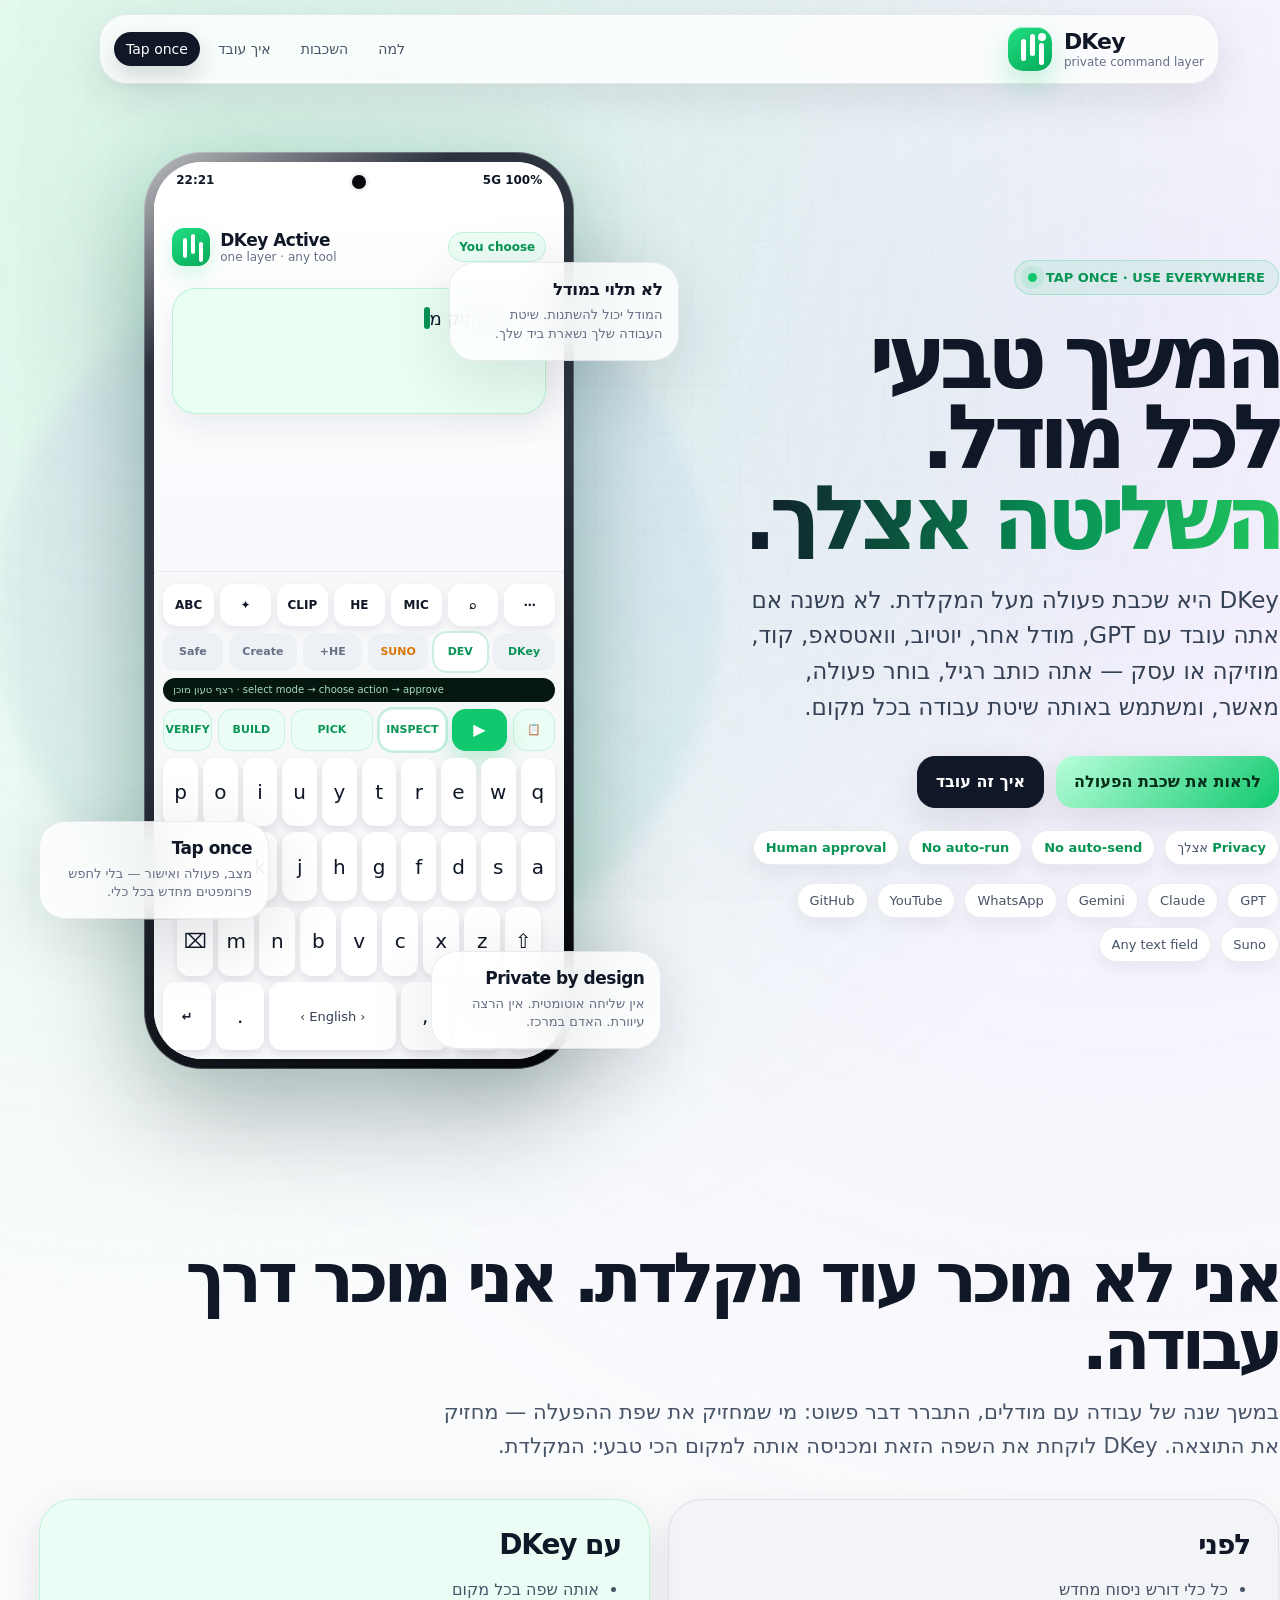
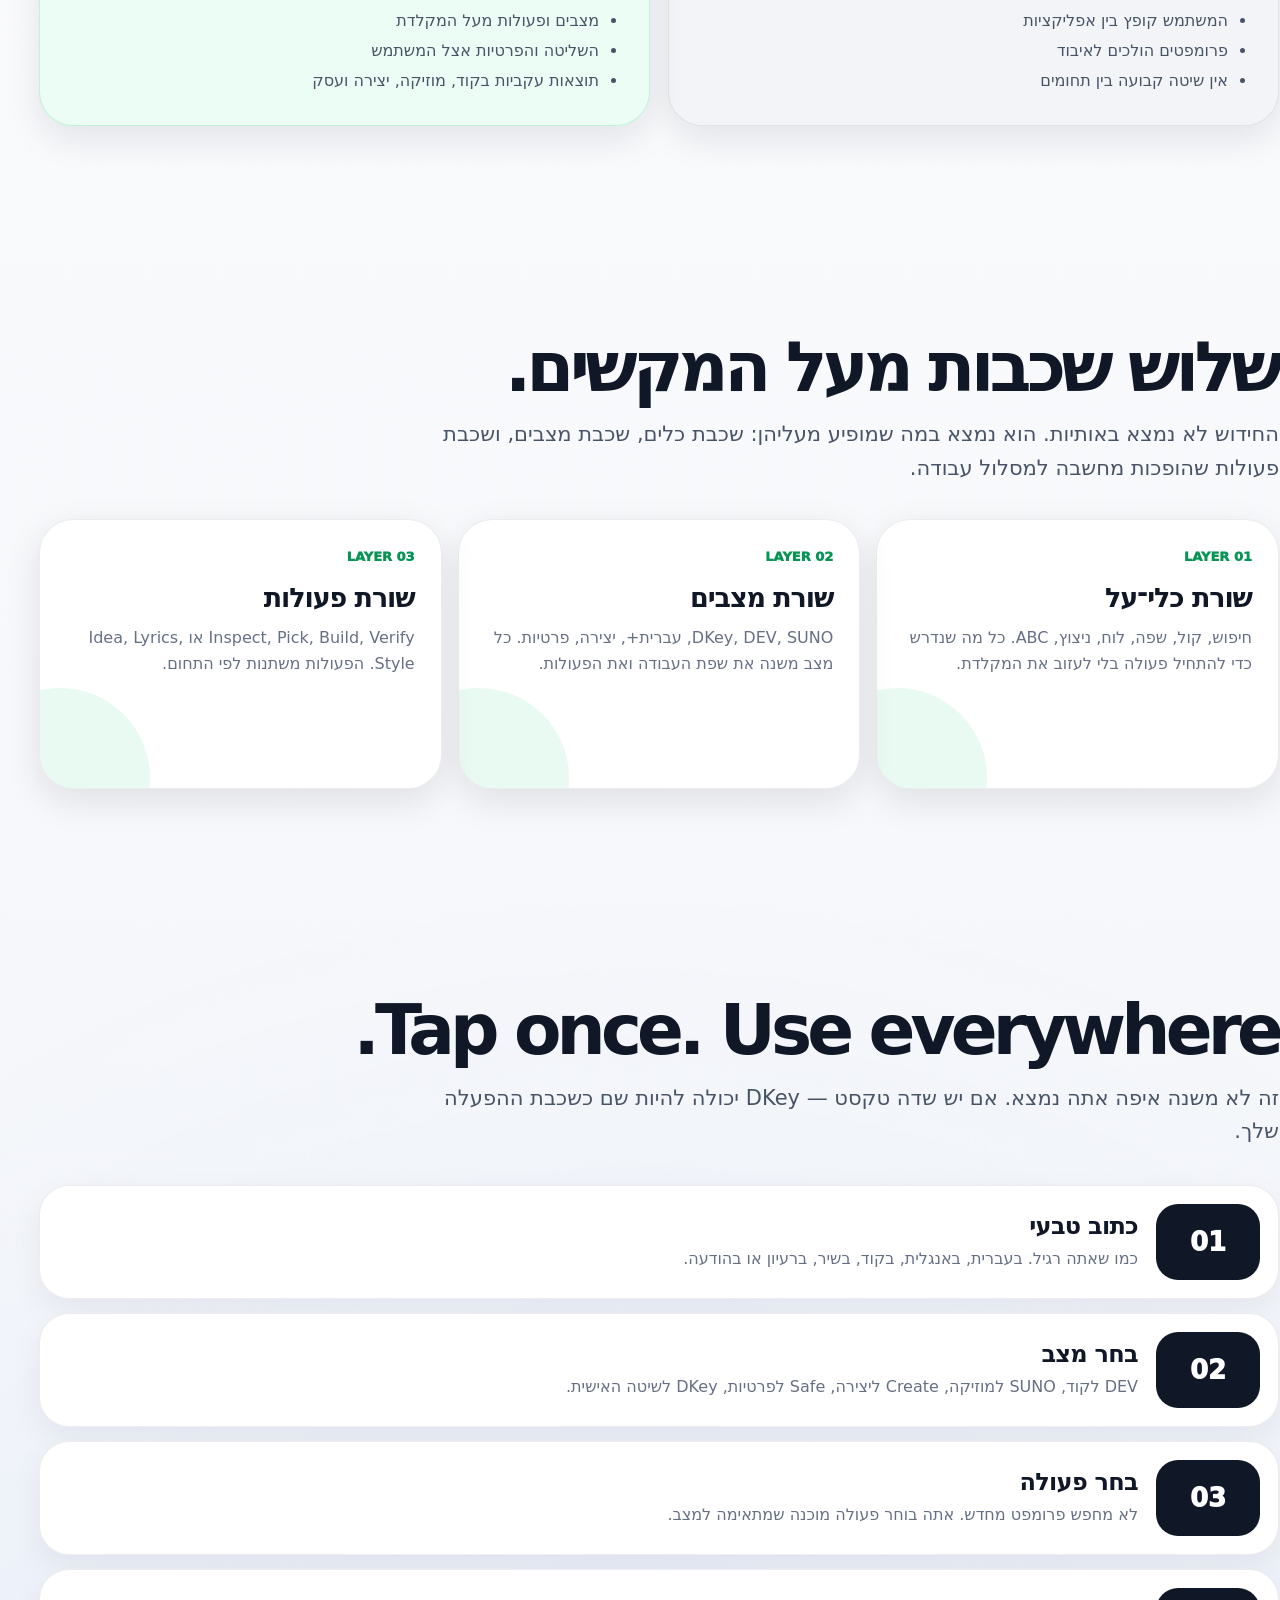
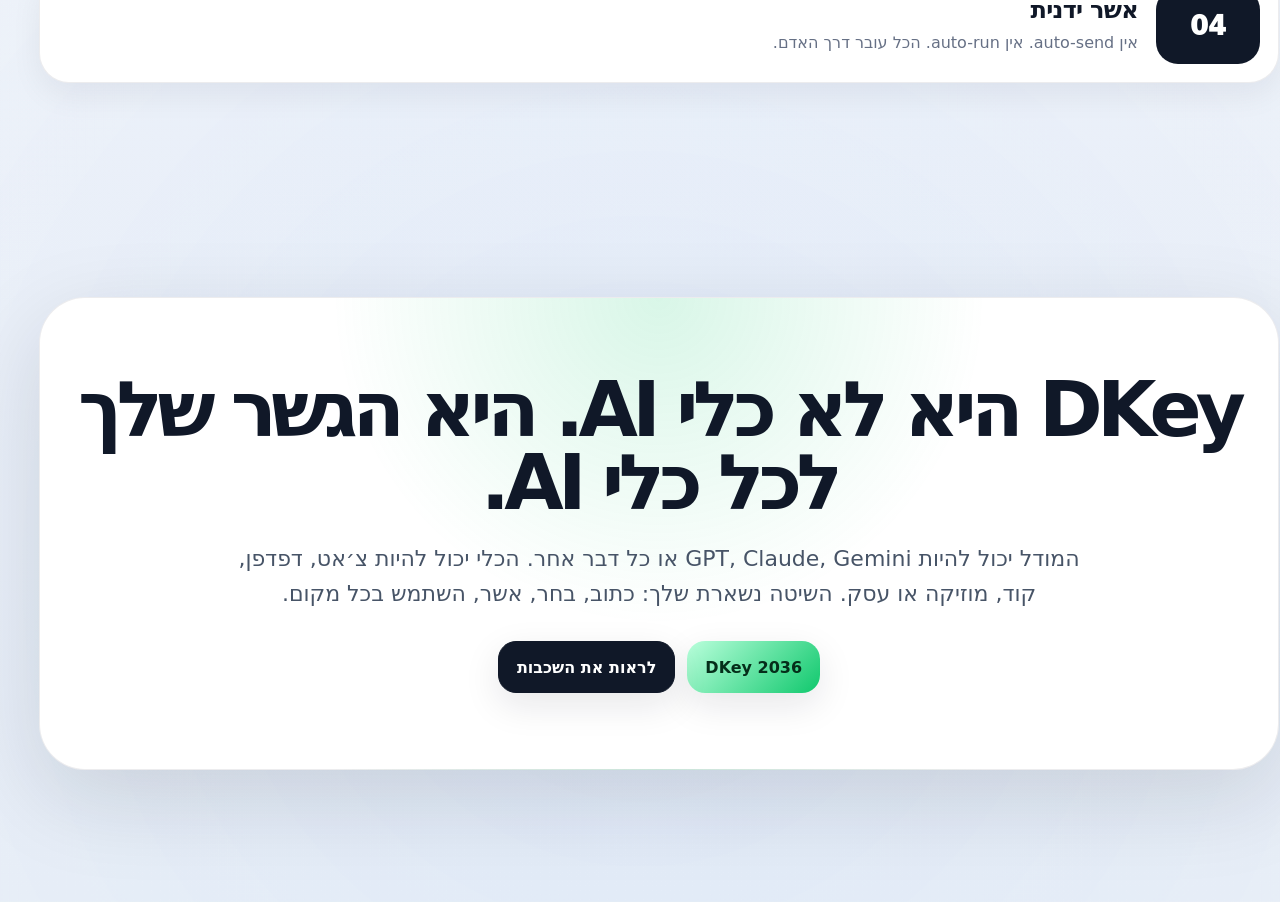
<file: docs/backups/index-before-stable-v03-20260510-223743.html>
<!doctype html>
<html lang="he" dir="rtl">
<head>
<meta charset="utf-8" />
<meta name="viewport" content="width=device-width, initial-scale=1" />
<title>DKey — Tap once. Use everywhere.</title>
<meta name="description" content="DKey היא שכבת פעולה מעל המקלדת. המשך טבעי לכל מודל וכל כלי — השליטה אצלך, הפרטיות אצלך." />
<style>
:root{
  --bg:#f7f8fb;
  --paper:#ffffff;
  --ink:#101828;
  --muted:#667085;
  --soft:#eef2f6;
  --line:rgba(16,24,40,.10);
  --green:#10c86d;
  --green-dark:#079455;
  --green-soft:#e9fff3;
  --blue:#2377ff;
  --purple:#8b5cf6;
  --orange:#f59e0b;
  --shadow:0 28px 90px rgba(16,24,40,.13);
  --shadow-soft:0 12px 36px rgba(16,24,40,.10);
  --radius:32px;
  --font:system-ui,-apple-system,BlinkMacSystemFont,"Segoe UI",Arial,sans-serif;
}
*{box-sizing:border-box}
html{scroll-behavior:smooth}
body{
  margin:0;
  font-family:var(--font);
  color:var(--ink);
  background:
    radial-gradient(circle at 15% 5%, rgba(16,200,109,.16), transparent 28%),
    radial-gradient(circle at 88% 10%, rgba(139,92,246,.10), transparent 30%),
    radial-gradient(circle at 50% 92%, rgba(35,119,255,.08), transparent 34%),
    linear-gradient(180deg,#fff 0%,#f7f8fb 58%,#eef2f7 100%);
  overflow-x:hidden;
}
body:before{
  content:"";
  position:fixed;
  inset:0;
  pointer-events:none;
  background-image:
    linear-gradient(rgba(16,24,40,.035) 1px, transparent 1px),
    linear-gradient(90deg, rgba(16,24,40,.035) 1px, transparent 1px);
  background-size:48px 48px;
  mask-image:radial-gradient(circle at center,black 0%,transparent 80%);
  opacity:.55;
  z-index:-2;
}
.noise{
  position:fixed;
  inset:0;
  pointer-events:none;
  opacity:.08;
  mix-blend-mode:multiply;
  z-index:-1;
  background-image:url("data:image/svg+xml,%3Csvg viewBox='0 0 400 400' xmlns='http://www.w3.org/2000/svg'%3E%3Cfilter id='n'%3E%3CfeTurbulence type='fractalNoise' baseFrequency='.72' numOctaves='3' stitchTiles='stitch'/%3E%3C/filter%3E%3Crect width='400' height='400' filter='url(%23n)' opacity='.6'/%3E%3C/svg%3E");
}
a{color:inherit}
.shell{
  width:min(1240px,calc(100vw - 28px));
  margin:0 auto;
}
.nav{
  position:sticky;
  top:14px;
  z-index:30;
  margin:14px auto 0;
  width:min(1120px,calc(100vw - 28px));
  display:flex;
  align-items:center;
  justify-content:space-between;
  gap:14px;
  padding:12px 14px;
  border:1px solid rgba(16,24,40,.08);
  border-radius:28px;
  background:rgba(255,255,255,.78);
  backdrop-filter:blur(24px);
  box-shadow:0 14px 46px rgba(16,24,40,.10);
}
.brand{
  display:flex;
  align-items:center;
  gap:12px;
  direction:ltr;
}
.logo{
  width:44px;
  height:44px;
  border-radius:15px;
  background:linear-gradient(145deg,#22df82,#05a958);
  position:relative;
  box-shadow:0 14px 30px rgba(16,200,109,.26), inset 0 1px 0 rgba(255,255,255,.58);
}
.logo:before{
  content:"";
  position:absolute;
  left:13px;
  top:12px;
  width:5px;
  height:22px;
  border-radius:5px;
  background:#fff;
  box-shadow:9px -5px 0 #fff,18px 4px 0 #fff;
}
.logo:after{
  content:"";
  position:absolute;
  right:6px;
  top:6px;
  width:8px;
  height:8px;
  border-radius:50%;
  background:#fff;
}
.brand b{
  font-size:22px;
  letter-spacing:-.04em;
}
.brand span{
  display:block;
  font-size:12px;
  color:var(--muted);
  margin-top:1px;
}
.nav-links{
  display:flex;
  align-items:center;
  gap:6px;
}
.nav-links a{
  text-decoration:none;
  color:#475467;
  font-size:14px;
  padding:9px 12px;
  border-radius:999px;
}
.nav-links a:hover{
  background:#f2f4f7;
}
.nav-cta{
  background:#101828!important;
  color:white!important;
  box-shadow:0 10px 24px rgba(16,24,40,.16);
}
.hero{
  min-height:calc(100vh - 86px);
  display:grid;
  grid-template-columns:.92fr 1.08fr;
  align-items:center;
  gap:54px;
  padding:68px 0 72px;
}
.kicker{
  display:inline-flex;
  align-items:center;
  gap:9px;
  padding:9px 13px;
  border-radius:999px;
  border:1px solid rgba(16,200,109,.25);
  background:rgba(16,200,109,.08);
  color:var(--green-dark);
  font-weight:800;
  font-size:13px;
  direction:ltr;
}
.kicker:before{
  content:"";
  width:9px;
  height:9px;
  border-radius:50%;
  background:var(--green);
  box-shadow:0 0 0 7px rgba(16,200,109,.10);
}
.hero h1{
  margin:22px 0 0;
  font-size:clamp(54px,7vw,104px);
  line-height:.9;
  letter-spacing:-.085em;
}
.hero h1 .grad{
  display:inline-block;
  color:transparent;
  background:linear-gradient(90deg,#101828,#079455 60%,#22c55e);
  -webkit-background-clip:text;
  background-clip:text;
}
.hero p{
  margin:24px 0 0;
  max-width:650px;
  color:#344054;
  font-size:clamp(18px,1.8vw,25px);
  line-height:1.55;
}
.hero-actions{
  margin-top:30px;
  display:flex;
  flex-wrap:wrap;
  gap:12px;
}
.btn{
  display:inline-flex;
  align-items:center;
  justify-content:center;
  min-height:52px;
  padding:14px 18px;
  border-radius:18px;
  border:1px solid rgba(16,24,40,.10);
  text-decoration:none;
  font-weight:850;
  box-shadow:var(--shadow-soft);
  background:white;
}
.btn.primary{
  background:#101828;
  color:white;
  border-color:#101828;
}
.btn.green{
  background:linear-gradient(135deg,#baffdc,#10c86d);
  color:#052e1a;
  border:0;
}
.trust-row{
  margin-top:22px;
  display:flex;
  flex-wrap:wrap;
  gap:9px;
}
.trust{
  padding:9px 12px;
  border-radius:999px;
  background:white;
  border:1px solid rgba(16,24,40,.08);
  color:#475467;
  font-size:13px;
  box-shadow:0 8px 20px rgba(16,24,40,.06);
}
.trust b{color:#079455}
.visual{
  min-height:760px;
  position:relative;
  display:grid;
  place-items:center;
}
.halo{
  position:absolute;
  width:720px;
  height:720px;
  border-radius:50%;
  background:
    radial-gradient(circle at 50% 50%, rgba(16,200,109,.18), transparent 42%),
    conic-gradient(from 180deg, rgba(16,200,109,.18), rgba(139,92,246,.12), rgba(35,119,255,.10), rgba(16,200,109,.18));
  filter:blur(10px);
  opacity:.55;
  animation:slowSpin 22s linear infinite;
}
@keyframes slowSpin{to{transform:rotate(360deg)}}
.phone{
  width:min(430px,88vw);
  aspect-ratio:9/19.2;
  border-radius:58px;
  padding:10px;
  background:
    linear-gradient(145deg,rgba(255,255,255,.72),rgba(255,255,255,.06) 18%,rgba(0,0,0,.34) 72%),
    linear-gradient(145deg,#151b25,#303948 50%,#05070b);
  box-shadow:
    0 46px 110px rgba(16,24,40,.28),
    0 0 80px rgba(16,200,109,.13),
    inset 0 0 0 1px rgba(255,255,255,.24);
  position:relative;
  transform:translateZ(0);
  animation:floatPhone 7s ease-in-out infinite;
}
@keyframes floatPhone{
  0%,100%{transform:translateY(0)}
  50%{transform:translateY(-12px)}
}
.screen{
  position:relative;
  width:100%;
  height:100%;
  border-radius:48px;
  overflow:hidden;
  background:#f8fafc;
  box-shadow:inset 0 0 0 1px rgba(16,24,40,.08);
}
.camera{
  position:absolute;
  top:13px;
  left:50%;
  transform:translateX(-50%);
  z-index:10;
  width:14px;
  height:14px;
  border-radius:50%;
  background:#06070a;
  box-shadow:0 0 0 3px rgba(0,0,0,.06);
}
.status{
  height:38px;
  padding:11px 22px 0;
  display:flex;
  justify-content:space-between;
  direction:ltr;
  font-size:12px;
  color:#101828;
  font-weight:850;
  background:white;
}
.app{
  height:41.5%;
  background:linear-gradient(180deg,#fff,#f7f9fc);
  padding:28px 18px 0;
  border-bottom:1px solid rgba(16,24,40,.08);
}
.app-top{
  display:flex;
  align-items:center;
  justify-content:space-between;
  direction:ltr;
}
.app-id{
  display:flex;
  align-items:center;
  gap:10px;
}
.mini-logo{
  width:38px;
  height:38px;
  border-radius:12px;
  background:linear-gradient(145deg,#22df82,#05a958);
  position:relative;
  box-shadow:0 8px 20px rgba(16,200,109,.18);
}
.mini-logo:before{
  content:"";
  position:absolute;
  left:11px;
  top:10px;
  width:4px;
  height:20px;
  border-radius:5px;
  background:#fff;
  box-shadow:8px -4px 0 #fff,16px 4px 0 #fff;
}
.app-id b{
  display:block;
  color:#101828;
  font-size:17px;
  letter-spacing:-.03em;
}
.app-id span{
  display:block;
  color:#667085;
  font-size:12px;
}
.active{
  padding:7px 10px;
  border-radius:999px;
  background:#ecfdf5;
  color:#079455;
  border:1px solid rgba(16,200,109,.18);
  font-size:12px;
  font-weight:850;
}
.bubble{
  margin-top:22px;
  min-height:126px;
  border-radius:24px;
  background:#eafff3;
  border:1px solid rgba(16,200,109,.22);
  padding:18px;
  color:#101828;
  font-size:18px;
  line-height:1.38;
  box-shadow:0 12px 28px rgba(16,24,40,.07);
}
.cursor{
  display:inline-block;
  width:6px;
  height:22px;
  border-radius:3px;
  background:#079455;
  vertical-align:-4px;
  animation:blink .8s steps(2,start) infinite;
}
@keyframes blink{50%{opacity:0}}
.keyboard{
  position:absolute;
  left:0;
  right:0;
  bottom:0;
  height:54%;
  background:#f7f8fa;
  padding:9px;
  display:grid;
  grid-template-rows:42px 38px 24px 42px 1fr;
  gap:7px;
}
.icons,.modes,.actions{display:grid;gap:6px}
.icons{grid-template-columns:repeat(7,1fr)}
.modes{grid-template-columns:1fr .85fr .95fr .95fr 1.1fr .95fr}
.actions{grid-template-columns:.7fr .9fr 1.1fr 1.35fr 1.1fr .8fr}
.icon,.mode,.action,.key{
  min-width:0;
  overflow:hidden;
  white-space:nowrap;
  text-overflow:ellipsis;
}
.icon{
  border-radius:14px;
  background:white;
  color:#101828;
  display:grid;
  place-items:center;
  font-size:12px;
  font-weight:850;
  box-shadow:0 4px 10px rgba(16,24,40,.08);
}
.mode{
  border-radius:13px;
  background:#edf0f4;
  color:#667085;
  display:grid;
  place-items:center;
  font-size:11px;
  font-weight:900;
}
.mode.dkey{color:#079455}
.mode.on{
  background:white;
  color:#079455;
  box-shadow:0 0 0 2px rgba(16,200,109,.18);
}
.mode.sun{color:#d97706}
.intent-line{
  height:24px;
  border-radius:999px;
  background:#06170f;
  color:#bcf7d2;
  display:flex;
  align-items:center;
  justify-content:flex-start;
  padding:0 10px;
  direction:ltr;
  font-size:10px;
  overflow:hidden;
}
.intent-line span{
  opacity:.88;
  white-space:nowrap;
}
.action{
  border-radius:14px;
  background:#ecfdf5;
  color:#079455;
  display:grid;
  place-items:center;
  font-size:11px;
  font-weight:900;
  border:1px solid rgba(16,200,109,.16);
}
.action.play{
  background:#10c86d;
  color:white;
  font-size:16px;
  box-shadow:0 10px 22px rgba(16,200,109,.25);
}
.action.sel{
  background:white;
  color:#079455;
  box-shadow:0 0 0 2px rgba(16,200,109,.22);
}
.keys{
  display:grid;
  gap:6px;
}
.row{display:grid;gap:5px}
.r1,.r2{grid-template-columns:repeat(10,1fr)}
.r3{grid-template-columns:repeat(9,1fr);padding:0 14px}
.r4{grid-template-columns:48px 48px 48px 1fr 48px 48px}
.key{
  border-radius:12px;
  background:white;
  min-height:42px;
  display:grid;
  place-items:center;
  color:#101828;
  font-size:20px;
  box-shadow:0 4px 9px rgba(16,24,40,.10);
}
.key.small{font-size:13px;font-weight:850}
.key.space{font-size:13px;color:#344054}
.float{
  position:absolute;
  width:230px;
  border-radius:26px;
  padding:16px;
  background:rgba(255,255,255,.82);
  backdrop-filter:blur(22px);
  border:1px solid rgba(16,24,40,.08);
  box-shadow:0 20px 70px rgba(16,24,40,.12);
}
.float h3{
  margin:0 0 7px;
  font-size:17px;
  letter-spacing:-.03em;
}
.float p{
  margin:0;
  color:#667085;
  font-size:13px;
  line-height:1.45;
}
.f1{top:110px;right:0}
.f2{bottom:150px;left:0}
.f3{bottom:20px;right:18px}
.tool-strip{
  margin-top:18px;
  display:flex;
  flex-wrap:wrap;
  gap:9px;
}
.tool{
  padding:9px 12px;
  border-radius:999px;
  background:white;
  border:1px solid rgba(16,24,40,.08);
  color:#475467;
  font-size:13px;
  box-shadow:0 8px 20px rgba(16,24,40,.06);
}
.section{
  padding:104px 0;
}
.section h2{
  margin:0;
  font-size:clamp(40px,5.4vw,78px);
  line-height:.96;
  letter-spacing:-.07em;
}
.lead{
  margin:18px 0 0;
  max-width:840px;
  color:#475467;
  font-size:21px;
  line-height:1.6;
}
.cards{
  margin-top:34px;
  display:grid;
  grid-template-columns:repeat(3,1fr);
  gap:16px;
}
.card{
  min-height:270px;
  padding:26px;
  border-radius:34px;
  background:white;
  border:1px solid rgba(16,24,40,.08);
  box-shadow:var(--shadow-soft);
  position:relative;
  overflow:hidden;
}
.card:after{
  content:"";
  position:absolute;
  width:180px;
  height:180px;
  border-radius:50%;
  left:-70px;
  bottom:-80px;
  background:rgba(16,200,109,.09);
}
.card b{
  display:inline-flex;
  margin-bottom:18px;
  color:#079455;
  font-size:13px;
  font-weight:950;
  direction:ltr;
}
.card h3{
  margin:0 0 12px;
  font-size:27px;
  letter-spacing:-.04em;
}
.card p{
  margin:0;
  color:#667085;
  line-height:1.6;
}
.flow{
  display:grid;
  gap:14px;
  margin-top:36px;
}
.flow-step{
  display:grid;
  grid-template-columns:104px 1fr;
  gap:18px;
  align-items:center;
  padding:18px;
  border-radius:30px;
  background:white;
  border:1px solid rgba(16,24,40,.08);
  box-shadow:0 12px 32px rgba(16,24,40,.06);
}
.num{
  height:76px;
  border-radius:22px;
  background:#101828;
  color:white;
  display:grid;
  place-items:center;
  font-weight:950;
  font-size:26px;
  direction:ltr;
}
.flow-step h3{
  margin:0 0 7px;
  font-size:24px;
  letter-spacing:-.03em;
}
.flow-step p{
  margin:0;
  color:#667085;
  line-height:1.55;
}
.compare{
  display:grid;
  grid-template-columns:1fr 1fr;
  gap:18px;
  margin-top:36px;
}
.compare-box{
  padding:28px;
  border-radius:34px;
  border:1px solid rgba(16,24,40,.08);
  box-shadow:var(--shadow-soft);
}
.compare-box.old{
  background:#f2f4f7;
}
.compare-box.new{
  background:#ecfdf5;
  border-color:rgba(16,200,109,.20);
}
.compare-box h3{
  margin:0 0 14px;
  font-size:28px;
  letter-spacing:-.04em;
}
.compare-box ul{
  margin:0;
  padding:0 22px 0 0;
  color:#475467;
  line-height:1.9;
}
.final{
  padding:110px 0 132px;
  text-align:center;
}
.final-box{
  border-radius:46px;
  padding:76px 34px;
  background:
    radial-gradient(circle at 50% 0%, rgba(16,200,109,.16), transparent 42%),
    white;
  border:1px solid rgba(16,24,40,.08);
  box-shadow:var(--shadow);
}
.final h2{
  margin:0;
  font-size:clamp(44px,6vw,88px);
  line-height:.95;
  letter-spacing:-.075em;
}
.final p{
  margin:22px auto 0;
  max-width:850px;
  color:#475467;
  font-size:22px;
  line-height:1.58;
}
.reveal{
  opacity:0;
  transform:translateY(26px);
  transition:opacity .8s ease, transform .8s ease;
}
.reveal.on{
  opacity:1;
  transform:translateY(0);
}
@media(max-width:1020px){
  .hero{grid-template-columns:1fr;gap:22px;padding-top:52px}
  .visual{min-height:700px}
  .float{display:none}
  .cards{grid-template-columns:1fr}
  .compare{grid-template-columns:1fr}
}
@media(max-width:640px){
  .nav-links a:not(.nav-cta){display:none}
  .shell{width:min(100vw - 18px,1240px)}
  .hero h1{font-size:54px}
  .hero p{font-size:17px}
  .visual{min-height:610px}
  .phone{width:min(365px,94vw);animation:none}
  .halo{width:500px;height:500px}
  .section{padding:72px 0}
  .flow-step{grid-template-columns:1fr}
  .nav{top:8px}
}
@media(prefers-reduced-motion:reduce){
  .phone,.halo,.cursor{animation:none}
  html{scroll-behavior:auto}
}
</style>
</head>
<body>
<div class="noise"></div>

<header class="nav">
  <div class="brand">
    <div class="logo"></div>
    <div>
      <b>DKey</b>
      <span>private command layer</span>
    </div>
  </div>
  <nav class="nav-links">
    <a href="#why">למה</a>
    <a href="#layers">השכבות</a>
    <a href="#flow">איך עובד</a>
    <a class="nav-cta" href="#final">Tap once</a>
  </nav>
</header>

<main class="shell">
  <section class="hero">
    <div class="reveal">
      <div class="kicker">TAP ONCE · USE EVERYWHERE</div>
      <h1>המשך טבעי לכל מודל. <span class="grad">השליטה אצלך.</span></h1>
      <p>
        DKey היא שכבת פעולה מעל המקלדת.  
        לא משנה אם אתה עובד עם GPT, מודל אחר, יוטיוב, וואטסאפ, קוד, מוזיקה או עסק —
        אתה כותב רגיל, בוחר פעולה, מאשר, ומשתמש באותה שיטת עבודה בכל מקום.
      </p>

      <div class="hero-actions">
        <a class="btn green" href="#layers">לראות את שכבת הפעולה</a>
        <a class="btn primary" href="#flow">איך זה עובד</a>
      </div>

      <div class="trust-row">
        <div class="trust"><b>Privacy</b> אצלך</div>
        <div class="trust"><b>No auto-send</b></div>
        <div class="trust"><b>No auto-run</b></div>
        <div class="trust"><b>Human approval</b></div>
      </div>

      <div class="tool-strip">
        <div class="tool">GPT</div>
        <div class="tool">Claude</div>
        <div class="tool">Gemini</div>
        <div class="tool">WhatsApp</div>
        <div class="tool">YouTube</div>
        <div class="tool">GitHub</div>
        <div class="tool">Suno</div>
        <div class="tool">Any text field</div>
      </div>
    </div>

    <div class="visual reveal">
      <div class="halo"></div>

      <div class="phone" aria-label="DKey product mockup">
        <div class="screen">
          <div class="camera"></div>
          <div class="status"><span>22:21</span><span>5G 100%</span></div>

          <div class="app">
            <div class="app-top">
              <div class="app-id">
                <div class="mini-logo"></div>
                <div>
                  <b>DKey Active</b>
                  <span>one layer · any tool</span>
                </div>
              </div>
              <div class="active">You choose</div>
            </div>

            <div class="bubble">
              <span id="typed"></span><span class="cursor"></span>
            </div>
          </div>

          <div class="keyboard">
            <div class="icons">
              <div class="icon">⋯</div>
              <div class="icon">⌕</div>
              <div class="icon">MIC</div>
              <div class="icon">HE</div>
              <div class="icon">CLIP</div>
              <div class="icon">✦</div>
              <div class="icon">ABC</div>
            </div>

            <div class="modes">
              <div class="mode dkey">DKey</div>
              <div class="mode on">DEV</div>
              <div class="mode sun">SUNO</div>
              <div class="mode">HE+</div>
              <div class="mode">Create</div>
              <div class="mode">Safe</div>
            </div>

            <div class="intent-line"><span>רצף טעון מוכן · select mode → choose action → approve</span></div>

            <div class="actions">
              <div class="action">📋</div>
              <div class="action play">▶</div>
              <div class="action sel">INSPECT</div>
              <div class="action">PICK</div>
              <div class="action">BUILD</div>
              <div class="action">VERIFY</div>
            </div>

            <div class="keys">
              <div class="row r1"><div class="key">q</div><div class="key">w</div><div class="key">e</div><div class="key">r</div><div class="key">t</div><div class="key">y</div><div class="key">u</div><div class="key">i</div><div class="key">o</div><div class="key">p</div></div>
              <div class="row r2"><div class="key">a</div><div class="key">s</div><div class="key">d</div><div class="key">f</div><div class="key">g</div><div class="key">h</div><div class="key">j</div><div class="key">k</div><div class="key">l</div><div class="key">⌫</div></div>
              <div class="row r3"><div class="key">⇧</div><div class="key">z</div><div class="key">x</div><div class="key">c</div><div class="key">v</div><div class="key">b</div><div class="key">n</div><div class="key">m</div><div class="key">⌧</div></div>
              <div class="row r4"><div class="key small">123</div><div class="key small">☺</div><div class="key">,</div><div class="key space">‹ English ›</div><div class="key">.</div><div class="key small">↵</div></div>
            </div>
          </div>
        </div>
      </div>

      <div class="float f1"><h3>לא תלוי במודל</h3><p>המודל יכול להשתנות. שיטת העבודה שלך נשארת ביד שלך.</p></div>
      <div class="float f2"><h3>Tap once</h3><p>מצב, פעולה ואישור — בלי לחפש פרומפטים מחדש בכל כלי.</p></div>
      <div class="float f3"><h3>Private by design</h3><p>אין שליחה אוטומטית. אין הרצה עיוורת. האדם במרכז.</p></div>
    </div>
  </section>

  <section class="section reveal" id="why">
    <h2>אני לא מוכר עוד מקלדת. אני מוכר דרך עבודה.</h2>
    <p class="lead">
      במשך שנה של עבודה עם מודלים, התברר דבר פשוט:
      מי שמחזיק את שפת ההפעלה — מחזיק את התוצאה.
      DKey לוקחת את השפה הזאת ומכניסה אותה למקום הכי טבעי: המקלדת.
    </p>

    <div class="compare">
      <div class="compare-box old">
        <h3>לפני</h3>
        <ul>
          <li>כל כלי דורש ניסוח מחדש</li>
          <li>המשתמש קופץ בין אפליקציות</li>
          <li>פרומפטים הולכים לאיבוד</li>
          <li>אין שיטה קבועה בין תחומים</li>
        </ul>
      </div>
      <div class="compare-box new">
        <h3>עם DKey</h3>
        <ul>
          <li>אותה שפה בכל מקום</li>
          <li>מצבים ופעולות מעל המקלדת</li>
          <li>השליטה והפרטיות אצל המשתמש</li>
          <li>תוצאות עקביות בקוד, מוזיקה, יצירה ועסק</li>
        </ul>
      </div>
    </div>
  </section>

  <section class="section reveal" id="layers">
    <h2>שלוש שכבות מעל המקשים.</h2>
    <p class="lead">
      החידוש לא נמצא באותיות. הוא נמצא במה שמופיע מעליהן:
      שכבת כלים, שכבת מצבים, ושכבת פעולות שהופכות מחשבה למסלול עבודה.
    </p>

    <div class="cards">
      <div class="card">
        <b>LAYER 01</b>
        <h3>שורת כלי־על</h3>
        <p>חיפוש, קול, שפה, לוח, ניצוץ, ABC. כל מה שנדרש כדי להתחיל פעולה בלי לעזוב את המקלדת.</p>
      </div>
      <div class="card">
        <b>LAYER 02</b>
        <h3>שורת מצבים</h3>
        <p>DKey, DEV, SUNO, עברית+, יצירה, פרטיות. כל מצב משנה את שפת העבודה ואת הפעולות.</p>
      </div>
      <div class="card">
        <b>LAYER 03</b>
        <h3>שורת פעולות</h3>
        <p>Inspect, Pick, Build, Verify או Idea, Lyrics, Style. הפעולות משתנות לפי התחום.</p>
      </div>
    </div>
  </section>

  <section class="section reveal" id="flow">
    <h2>Tap once. Use everywhere.</h2>
    <p class="lead">
      זה לא משנה איפה אתה נמצא. אם יש שדה טקסט — DKey יכולה להיות שם כשכבת ההפעלה שלך.
    </p>

    <div class="flow">
      <div class="flow-step">
        <div class="num">01</div>
        <div><h3>כתוב טבעי</h3><p>כמו שאתה רגיל. בעברית, באנגלית, בקוד, בשיר, ברעיון או בהודעה.</p></div>
      </div>
      <div class="flow-step">
        <div class="num">02</div>
        <div><h3>בחר מצב</h3><p>DEV לקוד, SUNO למוזיקה, Create ליצירה, Safe לפרטיות, DKey לשיטה האישית.</p></div>
      </div>
      <div class="flow-step">
        <div class="num">03</div>
        <div><h3>בחר פעולה</h3><p>לא מחפש פרומפט מחדש. אתה בוחר פעולה מוכנה שמתאימה למצב.</p></div>
      </div>
      <div class="flow-step">
        <div class="num">04</div>
        <div><h3>אשר ידנית</h3><p>אין auto-send. אין auto-run. הכל עובר דרך האדם.</p></div>
      </div>
    </div>
  </section>

  <section class="final reveal" id="final">
    <div class="final-box">
      <h2>DKey היא לא כלי AI. היא הגשר שלך לכל כלי AI.</h2>
      <p>
        המודל יכול להיות GPT, Claude, Gemini או כל דבר אחר.
        הכלי יכול להיות צ׳אט, דפדפן, קוד, מוזיקה או עסק.
        השיטה נשארת שלך: כתוב, בחר, אשר, השתמש בכל מקום.
      </p>
      <div class="hero-actions" style="justify-content:center">
        <a class="btn green" href="#top">DKey 2036</a>
        <a class="btn primary" href="#layers">לראות את השכבות</a>
      </div>
    </div>
  </section>
</main>

<script>
const typed = document.getElementById("typed");
const phrases = [
  "אל תעתיק ממני. תבין אותי ותעשה מותאם אליי.",
  "Inspect → Pick → Build → Verify.",
  "רעיון לשיר. סגנון. מילים. בלי לשלוח לפני אישור.",
  "השליטה אצלי. הפרטיות אצלי."
];
let pi=0, ci=0, del=false, last=0;

function typeLoop(t){
  const s=phrases[pi];
  if(t-last>(del?22:46)){
    if(!del){
      ci++;
      if(ci>=s.length){del=true;last=t+1150;}
    }else{
      ci--;
      if(ci<=0){del=false;pi=(pi+1)%phrases.length;last=t+240;}
    }
    typed.textContent=s.slice(0,ci);
    last=t;
  }
  requestAnimationFrame(typeLoop);
}
requestAnimationFrame(typeLoop);

const io = new IntersectionObserver((entries)=>{
  entries.forEach(e=>{
    if(e.isIntersecting)e.target.classList.add("on");
  });
},{threshold:.14});
document.querySelectorAll(".reveal").forEach(el=>io.observe(el));
</script>
</body>
</html>
</file>
<file: assets/styles.css>
:root{
  --bg:#f6f8fb;
  --paper:#ffffff;
  --ink:#101828;
  --muted:#667085;
  --line:rgba(16,24,40,.10);
  --green:#10c86d;
  --greenDark:#079455;
  --greenSoft:#eafff3;
  --dark:#101828;
  --shadow:0 22px 70px rgba(16,24,40,.12);
  --softShadow:0 10px 26px rgba(16,24,40,.08);
  --radius:28px;
  --font:system-ui,-apple-system,BlinkMacSystemFont,"Segoe UI",Arial,sans-serif;
}

*{box-sizing:border-box}

html{scroll-behavior:smooth}

body{
  margin:0;
  font-family:var(--font);
  color:var(--ink);
  background:
    radial-gradient(circle at 14% 0%,rgba(16,200,109,.14),transparent 28%),
    radial-gradient(circle at 84% 8%,rgba(139,92,246,.08),transparent 30%),
    linear-gradient(180deg,#fff 0%,#f7f8fb 62%,#eef2f6 100%);
  overflow-x:hidden;
}

a{text-decoration:none;color:inherit}

button{
  font:inherit;
  border:0;
}

.page{
  width:min(1160px,calc(100vw - 28px));
  margin:0 auto;
}

.topbar{
  position:sticky;
  top:12px;
  z-index:50;
  width:min(1100px,calc(100vw - 24px));
  margin:12px auto 0;
  display:flex;
  align-items:center;
  justify-content:space-between;
  gap:16px;
  padding:12px 14px;
  background:rgba(255,255,255,.92);
  border:1px solid var(--line);
  border-radius:24px;
  box-shadow:0 12px 34px rgba(16,24,40,.08);
}

.brand{
  display:flex;
  align-items:center;
  gap:12px;
  direction:ltr;
}

.logo{
  width:42px;
  height:42px;
  border-radius:14px;
  background:linear-gradient(145deg,#22df82,#05a958);
  position:relative;
  box-shadow:0 12px 24px rgba(16,200,109,.22);
}

.logo:before{
  content:"";
  position:absolute;
  left:12px;
  top:11px;
  width:5px;
  height:22px;
  border-radius:5px;
  background:#fff;
  box-shadow:9px -5px 0 #fff,18px 4px 0 #fff;
}

.logo:after{
  content:"";
  position:absolute;
  right:6px;
  top:6px;
  width:8px;
  height:8px;
  border-radius:50%;
  background:#fff;
}

.brand strong{
  display:block;
  font-size:22px;
  line-height:1;
  letter-spacing:-.04em;
}

.brand small{
  display:block;
  margin-top:3px;
  color:var(--muted);
  font-size:12px;
}

.nav{
  display:flex;
  align-items:center;
  gap:6px;
}

.nav a{
  padding:9px 12px;
  border-radius:999px;
  color:#475467;
  font-size:14px;
  font-weight:700;
}

.nav a:hover{
  background:#f2f4f7;
}

.navButton{
  background:var(--dark)!important;
  color:#fff!important;
}

.hero{
  display:grid;
  grid-template-columns:.92fr 1.08fr;
  align-items:center;
  gap:54px;
  padding:76px 0 88px;
}

.eyebrow,.sectionTag{
  display:inline-flex;
  align-items:center;
  gap:9px;
  margin:0;
  color:var(--greenDark);
  font-size:13px;
  font-weight:900;
  letter-spacing:.02em;
  direction:ltr;
}

.eyebrow:before,.sectionTag:before{
  content:"";
  width:9px;
  height:9px;
  border-radius:50%;
  background:var(--green);
  box-shadow:0 0 0 7px rgba(16,200,109,.10);
}

h1,h2,h3,p{
  margin-top:0;
}

.hero h1{
  margin:22px 0 0;
  font-size:clamp(54px,7vw,104px);
  line-height:.9;
  letter-spacing:-.085em;
}

.hero h1 span{
  color:var(--greenDark);
}

.lead{
  margin:24px 0 0;
  max-width:660px;
  color:#344054;
  font-size:clamp(18px,1.8vw,24px);
  line-height:1.55;
}

.actions{
  display:flex;
  flex-wrap:wrap;
  gap:12px;
  margin-top:30px;
}

.button{
  min-height:52px;
  display:inline-flex;
  align-items:center;
  justify-content:center;
  padding:14px 18px;
  border-radius:18px;
  font-weight:900;
  border:1px solid var(--line);
  background:#fff;
  box-shadow:var(--softShadow);
}

.button.primary{
  background:var(--dark);
  color:#fff;
  border-color:var(--dark);
}

.button.secondary{
  color:#101828;
}

.proofs{
  display:flex;
  flex-wrap:wrap;
  gap:9px;
  margin-top:22px;
}

.proofs span{
  padding:9px 12px;
  border-radius:999px;
  background:#fff;
  border:1px solid var(--line);
  color:#475467;
  font-size:13px;
  font-weight:750;
  box-shadow:0 8px 18px rgba(16,24,40,.05);
}

.productStage{
  position:relative;
  min-height:690px;
  display:grid;
  place-items:center;
  contain:layout paint;
}

.productStage:before{
  content:"";
  position:absolute;
  width:560px;
  height:560px;
  border-radius:50%;
  background:radial-gradient(circle,rgba(16,200,109,.14),transparent 60%);
  z-index:-1;
}

.phone{
  width:min(420px,88vw);
  aspect-ratio:9/19.2;
  border-radius:58px;
  padding:10px;
  background:
    linear-gradient(145deg,rgba(255,255,255,.72),rgba(255,255,255,.08) 18%,rgba(0,0,0,.34) 72%),
    linear-gradient(145deg,#151b25,#303948 50%,#05070b);
  box-shadow:0 42px 100px rgba(16,24,40,.22);
  position:relative;
}

.screen{
  position:relative;
  width:100%;
  height:100%;
  overflow:hidden;
  border-radius:48px;
  background:#f8fafc;
}

.camera{
  position:absolute;
  top:13px;
  left:50%;
  transform:translateX(-50%);
  width:14px;
  height:14px;
  border-radius:50%;
  background:#06070a;
  z-index:10;
}

.status{
  height:38px;
  padding:11px 22px 0;
  display:flex;
  justify-content:space-between;
  direction:ltr;
  color:#101828;
  font-size:12px;
  font-weight:850;
  background:#fff;
}

.appPanel{
  height:41.5%;
  background:linear-gradient(180deg,#fff,#f7f9fc);
  border-bottom:1px solid rgba(16,24,40,.08);
  padding:28px 18px 0;
}

.appHead{
  display:flex;
  align-items:center;
  justify-content:space-between;
  direction:ltr;
  gap:10px;
}

.appBrand{
  display:flex;
  align-items:center;
  gap:10px;
}

.miniLogo{
  width:38px;
  height:38px;
  border-radius:12px;
  background:linear-gradient(145deg,#22df82,#05a958);
  position:relative;
}

.miniLogo:before{
  content:"";
  position:absolute;
  left:11px;
  top:10px;
  width:4px;
  height:20px;
  border-radius:5px;
  background:#fff;
  box-shadow:8px -4px 0 #fff,16px 4px 0 #fff;
}

.appBrand strong{
  display:block;
  color:#101828;
  font-size:17px;
  line-height:1.1;
  letter-spacing:-.03em;
}

.appBrand small{
  display:block;
  color:#667085;
  font-size:12px;
  margin-top:3px;
}

.state{
  flex:0 0 auto;
  padding:7px 10px;
  border-radius:999px;
  background:#ecfdf5;
  color:#079455;
  border:1px solid rgba(16,200,109,.18);
  font-size:12px;
  font-weight:850;
}

.messageBox{
  margin-top:22px;
  min-height:126px;
  border-radius:24px;
  background:var(--greenSoft);
  border:1px solid rgba(16,200,109,.22);
  padding:18px;
  color:#101828;
  font-size:18px;
  line-height:1.38;
  box-shadow:0 12px 26px rgba(16,24,40,.06);
}

.cursor{
  display:inline-block;
  width:6px;
  height:22px;
  border-radius:3px;
  background:#079455;
  vertical-align:-4px;
}

.ready .cursor{
  animation:blink .9s steps(2,start) infinite;
}

@keyframes blink{
  50%{opacity:0}
}

.keyboard{
  position:absolute;
  left:0;
  right:0;
  bottom:0;
  height:54%;
  background:#f7f8fa;
  padding:9px;
  display:grid;
  grid-template-rows:42px 38px 24px 42px 1fr;
  gap:7px;
}

.toolsRow,.modeRow,.actionRow{
  display:grid;
  gap:6px;
}

.toolsRow{
  grid-template-columns:repeat(7,1fr);
}

.modeRow{
  grid-template-columns:1fr .85fr .95fr .95fr 1.1fr .95fr;
}

.actionRow{
  grid-template-columns:.7fr .9fr 1.15fr 1fr 1fr 1.15fr;
}

.toolsRow button,.mode,.actionRow button{
  min-width:0;
  overflow:hidden;
  white-space:nowrap;
  text-overflow:ellipsis;
  border-radius:14px;
  font-size:11px;
  font-weight:900;
}

.toolsRow button{
  background:#fff;
  color:#101828;
  box-shadow:0 4px 10px rgba(16,24,40,.08);
}

.mode{
  background:#edf0f4;
  color:#667085;
}

.mode.dkey{
  color:#079455;
}

.mode.suno{
  color:#d97706;
}

.mode.isActive{
  background:#fff;
  color:#079455;
  box-shadow:0 0 0 2px rgba(16,200,109,.18);
}

.intentLine{
  height:24px;
  border-radius:999px;
  background:#06170f;
  color:#bcf7d2;
  display:flex;
  align-items:center;
  justify-content:flex-start;
  padding:0 10px;
  direction:ltr;
  font-size:10px;
  overflow:hidden;
  white-space:nowrap;
}

.actionRow button{
  background:#ecfdf5;
  color:#079455;
  border:1px solid rgba(16,200,109,.16);
}

.actionRow .play{
  background:var(--green);
  color:#fff;
  font-size:16px;
}

.actionRow .isActive{
  background:#fff;
  box-shadow:0 0 0 2px rgba(16,200,109,.22);
}

.keyRows{
  display:grid;
  gap:6px;
}

.keyRow{
  display:grid;
  gap:5px;
}

.keyRow.ten{
  grid-template-columns:repeat(10,1fr);
}

.keyRow.nine{
  grid-template-columns:repeat(9,1fr);
  padding:0 14px;
}

.keyRow.bottom{
  grid-template-columns:48px 48px 48px 1fr 48px 48px;
}

.keyRow span{
  min-height:42px;
  border-radius:12px;
  background:#fff;
  display:grid;
  place-items:center;
  color:#101828;
  font-size:20px;
  box-shadow:0 4px 9px rgba(16,24,40,.09);
}

.keyRow.bottom span{
  font-size:13px;
  font-weight:850;
}

.keyRow .space{
  color:#344054;
}

.callout{
  position:absolute;
  width:210px;
  padding:15px;
  border-radius:24px;
  background:rgba(255,255,255,.94);
  border:1px solid var(--line);
  box-shadow:var(--softShadow);
}

.callout strong{
  display:block;
  font-size:16px;
  margin-bottom:5px;
}

.callout span{
  display:block;
  color:#667085;
  font-size:13px;
  line-height:1.45;
}

.callout.one{
  top:116px;
  right:0;
}

.callout.two{
  bottom:120px;
  left:0;
}

.section{
  padding:96px 0;
}

.section h2,.final h2{
  margin:14px 0 0;
  font-size:clamp(40px,5.2vw,76px);
  line-height:.96;
  letter-spacing:-.07em;
}

.sectionLead{
  max-width:860px;
  margin:20px 0 0;
  color:#475467;
  font-size:21px;
  line-height:1.6;
}

.split,.cards{
  margin-top:34px;
  display:grid;
  gap:16px;
}

.split{
  grid-template-columns:1fr 1fr;
}

.cards{
  grid-template-columns:repeat(3,1fr);
}

.split article,.cards article{
  min-height:235px;
  padding:26px;
  border-radius:32px;
  background:#fff;
  border:1px solid var(--line);
  box-shadow:var(--softShadow);
}

.split article strong,.cards article strong{
  display:inline-flex;
  color:var(--greenDark);
  font-size:13px;
  direction:ltr;
  margin-bottom:18px;
}

.split article h3,.cards article h3{
  margin:0 0 12px;
  font-size:28px;
  letter-spacing:-.04em;
}

.split article p,.cards article p{
  margin:0;
  color:#667085;
  line-height:1.6;
}

.greenCard{
  background:#ecfdf5!important;
  border-color:rgba(16,200,109,.22)!important;
}

.steps{
  margin-top:34px;
  display:grid;
  gap:14px;
}

.steps article{
  display:grid;
  grid-template-columns:96px 1fr;
  align-items:center;
  gap:18px;
  padding:18px;
  border-radius:30px;
  background:#fff;
  border:1px solid var(--line);
  box-shadow:0 12px 32px rgba(16,24,40,.06);
}

.steps span{
  height:74px;
  border-radius:22px;
  background:#101828;
  color:#fff;
  display:grid;
  place-items:center;
  font-weight:950;
  font-size:25px;
  direction:ltr;
}

.steps h3{
  margin:0 0 6px;
  font-size:24px;
  letter-spacing:-.03em;
}

.steps p{
  margin:0;
  color:#667085;
  line-height:1.55;
}

.final{
  padding:98px 0 126px;
  text-align:center;
}

.finalBox{
  border-radius:44px;
  padding:70px 34px;
  background:#fff;
  border:1px solid var(--line);
  box-shadow:var(--shadow);
}

.final p{
  max-width:850px;
  margin:22px auto 28px;
  color:#475467;
  font-size:22px;
  line-height:1.58;
}

@media(max-width:1020px){
  .hero{
    grid-template-columns:1fr;
    gap:22px;
    padding-top:52px;
  }

  .productStage{
    min-height:660px;
  }

  .callout{
    display:none;
  }

  .split,.cards{
    grid-template-columns:1fr;
  }
}

@media(max-width:640px){
  html{
    scroll-behavior:auto;
  }

  .topbar{
    top:8px;
    width:min(100vw - 16px,1100px);
  }

  .nav a:not(.navButton){
    display:none;
  }

  .page{
    width:min(100vw - 18px,1160px);
  }

  .hero{
    padding:42px 0 64px;
  }

  .hero h1{
    font-size:52px;
  }

  .lead{
    font-size:17px;
  }

  .productStage{
    min-height:590px;
  }

  .phone{
    width:min(360px,94vw);
  }

  .section{
    padding:68px 0;
  }

  .steps article{
    grid-template-columns:1fr;
  }

  .sectionLead,.final p{
    font-size:18px;
  }
}

@media(prefers-reduced-motion:reduce){
  .cursor{
    animation:none!important;
  }
}

/* === DKEY MASTERED HERO HTML v1 === */
:root{
  --dkey-ink:#101828;
  --dkey-muted:#475467;
  --dkey-soft:#eef8f2;
  --dkey-green:#10c86d;
  --dkey-green-dark:#079455;
  --dkey-line:rgba(16,200,109,.16);
}

body{
  background:
    radial-gradient(circle at 11% 6%, rgba(16,200,109,.18), transparent 34%),
    radial-gradient(circle at 88% 8%, rgba(139,92,246,.10), transparent 28%),
    linear-gradient(180deg,#fff 0%,#f5fbf8 46%,#eaf7f1 100%) !important;
}

.topbar{
  width:min(1180px,calc(100vw - 32px)) !important;
  margin:18px auto 0 !important;
  padding:14px 18px !important;
  border-radius:999px !important;
  background:rgba(255,255,255,.72) !important;
  border:1px solid rgba(16,24,40,.08) !important;
  box-shadow:
    0 18px 48px rgba(16,24,40,.08),
    inset 0 1px 0 rgba(255,255,255,.75) !important;
  backdrop-filter: blur(18px) saturate(1.15) !important;
}

.brand .logo,
.miniLogo{
  box-shadow:
    0 16px 34px rgba(16,200,109,.24),
    inset 0 1px 0 rgba(255,255,255,.45) !important;
}

.hero.page{
  width:min(1180px,calc(100vw - 32px)) !important;
  min-height:calc(100vh - 104px) !important;
  margin:0 auto !important;
  padding:58px 0 54px !important;
  display:grid !important;
  grid-template-columns:minmax(0,1.18fr) minmax(330px,.82fr) !important;
  gap:54px !important;
  align-items:center !important;
  position:relative !important;
  overflow:visible !important;
}

.hero.page::before{
  content:"" !important;
  position:absolute !important;
  left:30% !important;
  top:48% !important;
  width:42% !important;
  height:95px !important;
  border-top:9px solid rgba(16,200,109,.13) !important;
  border-radius:50% !important;
  transform:rotate(-9deg) !important;
  filter:blur(.2px) !important;
  pointer-events:none !important;
}

.heroCopy{
  max-width:735px !important;
  position:relative !important;
  z-index:2 !important;
}

.heroCopy .eyebrow{
  display:none !important;
}

.heroCopy h1{
  margin:0 0 28px !important;
  max-width:760px !important;
  color:var(--dkey-ink) !important;
  font-size:clamp(46px,6.1vw,86px) !important;
  line-height:1.08 !important;
  letter-spacing:-.055em !important;
  font-weight:950 !important;
  text-wrap:balance !important;
}

.heroCopy .lead{
  margin:0 0 22px !important;
  color:var(--dkey-green-dark) !important;
  font-size:clamp(28px,3.65vw,48px) !important;
  line-height:1.18 !important;
  letter-spacing:-.04em !important;
  font-weight:950 !important;
  text-wrap:balance !important;
}

.heroMicroCopy{
  margin:0 0 34px !important;
  max-width:680px !important;
  color:var(--dkey-muted) !important;
  font-size:clamp(21px,2.1vw,29px) !important;
  line-height:1.5 !important;
  font-weight:650 !important;
  text-wrap:balance !important;
}

.actions{
  margin-top:10px !important;
  display:flex !important;
  flex-wrap:wrap !important;
  gap:16px !important;
  align-items:center !important;
}

.button.primary{
  min-width:290px !important;
  min-height:74px !important;
  border-radius:31px !important;
  padding-inline:34px !important;
  display:inline-flex !important;
  align-items:center !important;
  justify-content:center !important;
  gap:16px !important;
  background:
    radial-gradient(circle at 18% 0%, rgba(255,255,255,.35), transparent 38%),
    linear-gradient(135deg,#15d97a,#10bfa9) !important;
  color:#052e1a !important;
  font-size:24px !important;
  font-weight:950 !important;
  letter-spacing:-.025em !important;
  box-shadow:
    0 24px 54px rgba(16,200,109,.28),
    0 10px 24px rgba(16,24,40,.12),
    inset 0 1px 0 rgba(255,255,255,.42) !important;
}

.button.primary::after{
  content:"›" !important;
  font-size:40px !important;
  line-height:1 !important;
  font-weight:950 !important;
}

.button.secondary{
  min-height:62px !important;
  padding-inline:28px !important;
  border-radius:999px !important;
  background:rgba(255,255,255,.72) !important;
  border:1px solid rgba(16,24,40,.12) !important;
  color:#101828 !important;
  box-shadow:0 12px 30px rgba(16,24,40,.07) !important;
}

.proofs{
  margin-top:34px !important;
  display:flex !important;
  flex-wrap:wrap !important;
  gap:14px !important;
}

.proofs span{
  min-height:58px !important;
  padding:0 24px !important;
  border-radius:20px !important;
  display:inline-flex !important;
  align-items:center !important;
  gap:12px !important;
  background:rgba(255,255,255,.78) !important;
  border:1px solid rgba(16,200,109,.18) !important;
  box-shadow:
    0 12px 32px rgba(16,24,40,.07),
    inset 0 1px 0 rgba(255,255,255,.7) !important;
  color:#344054 !important;
  font-size:18px !important;
  font-weight:850 !important;
}

.proofs span::before{
  content:"" !important;
  width:18px !important;
  height:18px !important;
  border-radius:50% !important;
  background:var(--dkey-green) !important;
  box-shadow:0 0 0 6px rgba(16,200,109,.10) !important;
}

.productStage{
  position:relative !important;
  min-height:620px !important;
  display:flex !important;
  align-items:center !important;
  justify-content:center !important;
  perspective:1200px !important;
  isolation:isolate !important;
}

.productStage::before{
  content:"Tap once · use everywhere" !important;
  position:absolute !important;
  z-index:5 !important;
  top:20px !important;
  right:22px !important;
  min-height:48px !important;
  padding:0 26px 0 48px !important;
  display:flex !important;
  align-items:center !important;
  border-radius:999px !important;
  background:rgba(255,255,255,.78) !important;
  border:1px solid rgba(16,24,40,.08) !important;
  color:var(--dkey-green-dark) !important;
  font-size:19px !important;
  font-weight:950 !important;
  direction:ltr !important;
  box-shadow:
    0 14px 34px rgba(16,24,40,.10),
    inset 0 1px 0 rgba(255,255,255,.80) !important;
  backdrop-filter:blur(16px) !important;
}

.productStage::after{
  content:"" !important;
  position:absolute !important;
  z-index:6 !important;
  top:36px !important;
  right:300px !important;
  width:14px !important;
  height:14px !important;
  border-radius:50% !important;
  background:var(--dkey-green) !important;
  box-shadow:0 0 0 7px rgba(16,200,109,.10) !important;
}

.productStage .callout{
  display:none !important;
}

.phone{
  width:min(360px,78vw) !important;
  height:auto !important;
  aspect-ratio:300/560 !important;
  border-radius:58px !important;
  padding:10px !important;
  background:
    linear-gradient(135deg,#1f2937,#05070a 54%,#2d3748) !important;
  box-shadow:
    0 38px 80px rgba(16,24,40,.28),
    0 12px 26px rgba(16,24,40,.18),
    inset 0 0 0 2px rgba(255,255,255,.16) !important;
  transform:rotate(5deg) translateY(8px) !important;
  transform-origin:center !important;
}

.screen{
  width:100% !important;
  height:100% !important;
  border-radius:48px !important;
  background:
    linear-gradient(180deg,#ffffff,#fbfcff) !important;
  box-shadow:
    inset 0 0 0 1px rgba(16,24,40,.08),
    inset 0 1px 18px rgba(16,24,40,.045) !important;
  overflow:hidden !important;
}

.camera{
  top:18px !important;
  width:66px !important;
  height:20px !important;
  border-radius:999px !important;
  background:#05070a !important;
}

.status{
  opacity:0 !important;
  height:42px !important;
}

.appPanel{
  margin-top:14px !important;
  padding:0 24px !important;
}

.appHead{
  align-items:center !important;
}

.appBrand strong{
  font-size:26px !important;
}

.appBrand small{
  font-size:15px !important;
  color:#667085 !important;
}

.state{
  display:none !important;
}

.messageBox{
  margin-top:30px !important;
  min-height:84px !important;
  border-radius:22px !important;
  background:#fff !important;
  border:1px solid rgba(16,24,40,.10) !important;
  box-shadow:0 8px 24px rgba(16,24,40,.045) !important;
  font-size:24px !important;
  font-weight:850 !important;
}

.keyboard{
  margin:28px 24px 0 !important;
  padding:0 !important;
  background:transparent !important;
}

.intentLine{
  height:34px !important;
  border-radius:17px !important;
  padding:0 18px !important;
  display:flex !important;
  align-items:center !important;
  background:#06170f !important;
  color:#bcf7d2 !important;
  font-size:13px !important;
  font-weight:750 !important;
}

.toolsRow,
.actionRow,
.keyRows{
  display:none !important;
}

.modeRow{
  margin-top:12px !important;
  display:flex !important;
  gap:8px !important;
}

.mode{
  min-height:34px !important;
  border-radius:14px !important;
  background:#f2f4f7 !important;
  color:#667085 !important;
  font-size:12px !important;
  font-weight:900 !important;
}

.mode.isActive,
.mode.dev.isActive,
.mode.dkey.isActive,
.mode.suno.isActive{
  background:rgba(16,200,109,.12) !important;
  border:1px solid rgba(16,200,109,.28) !important;
  color:var(--dkey-green-dark) !important;
}

@media(max-width:860px){
  .topbar{
    width:calc(100vw - 24px) !important;
    margin-top:12px !important;
  }

  .nav{
    display:none !important;
  }

  .hero.page{
    width:calc(100vw - 24px) !important;
    min-height:auto !important;
    grid-template-columns:1fr !important;
    gap:30px !important;
    padding:42px 0 44px !important;
    text-align:center !important;
  }

  .hero.page::before{
    left:10% !important;
    top:43% !important;
    width:80% !important;
  }

  .heroCopy{
    max-width:100% !important;
  }

  .heroCopy h1{
    font-size:clamp(42px,12vw,66px) !important;
  }

  .heroCopy .lead{
    font-size:clamp(27px,7vw,42px) !important;
  }

  .heroMicroCopy{
    margin-inline:auto !important;
    font-size:clamp(19px,5.2vw,26px) !important;
  }

  .actions,
  .proofs{
    justify-content:center !important;
  }

  .button.primary{
    min-width:min(330px,92vw) !important;
  }

  .productStage{
    min-height:570px !important;
  }

  .productStage::before{
    top:2px !important;
    right:50% !important;
    transform:translateX(50%) !important;
  }

  .productStage::after{
    display:none !important;
  }

  .phone{
    width:min(330px,86vw) !important;
    transform:rotate(2.5deg) translateY(18px) !important;
  }
}

/* === /DKEY MASTERED HERO HTML v1 === */


/* === DKEY HERO MOBILE CALIBRATION v2 === */

/* desktop: keep premium product split, but reduce the “poster pasted into page” feeling */
@media(min-width:861px){
  .hero.page{
    grid-template-columns:minmax(0,1fr) minmax(340px,.72fr) !important;
    gap:42px !important;
    min-height:calc(100vh - 118px) !important;
    padding-top:44px !important;
  }

  .heroCopy{
    align-self:center !important;
  }

  .productStage{
    min-height:600px !important;
    align-self:center !important;
  }

  .phone{
    width:min(365px,30vw) !important;
    transform:rotate(4deg) translateY(2px) !important;
  }

  .productStage::before{
    top:34px !important;
    right:4px !important;
  }

  .productStage::after{
    top:50px !important;
    right:280px !important;
  }
}

/* mobile: text first, phone second, no giant empty phone crop */
@media(max-width:860px){
  html,
  body{
    overflow-x:hidden !important;
  }

  .topbar{
    width:calc(100vw - 24px) !important;
    min-height:72px !important;
    margin:12px auto 0 !important;
    padding:10px 14px !important;
    justify-content:center !important;
    border-radius:34px !important;
  }

  .brand{
    gap:10px !important;
  }

  .brand .logo{
    width:54px !important;
    height:54px !important;
    border-radius:17px !important;
  }

  .brand strong{
    font-size:31px !important;
    line-height:1 !important;
  }

  .brand small{
    font-size:16px !important;
  }

  .nav{
    display:none !important;
  }

  .hero.page{
    width:calc(100vw - 22px) !important;
    min-height:auto !important;
    padding:26px 0 38px !important;
    display:flex !important;
    flex-direction:column !important;
    align-items:center !important;
    justify-content:flex-start !important;
    gap:24px !important;
    text-align:center !important;
    overflow:hidden !important;
  }

  .hero.page::before{
    left:8% !important;
    top:46% !important;
    width:84% !important;
    height:70px !important;
    border-top-width:5px !important;
    opacity:.70 !important;
    transform:rotate(-8deg) !important;
  }

  .heroCopy{
    order:1 !important;
    width:100% !important;
    max-width:100% !important;
    padding:18px 4px 0 !important;
    position:relative !important;
    z-index:3 !important;
  }

  .heroCopy h1{
    max-width:100% !important;
    margin:0 auto 18px !important;
    font-size:clamp(42px,12.5vw,58px) !important;
    line-height:1.05 !important;
    letter-spacing:-.055em !important;
  }

  .heroCopy .lead{
    max-width:96% !important;
    margin:0 auto 18px !important;
    font-size:clamp(27px,7.4vw,39px) !important;
    line-height:1.18 !important;
  }

  .heroMicroCopy{
    max-width:94% !important;
    margin:0 auto 24px !important;
    font-size:clamp(19px,5.1vw,24px) !important;
    line-height:1.45 !important;
  }

  .actions{
    margin-top:0 !important;
    flex-direction:column !important;
    justify-content:center !important;
    align-items:center !important;
    gap:12px !important;
  }

  .button.primary{
    width:min(360px,92vw) !important;
    min-width:0 !important;
    min-height:66px !important;
    border-radius:28px !important;
    padding-inline:26px !important;
    font-size:24px !important;
    box-shadow:
      0 18px 42px rgba(16,200,109,.24),
      0 8px 18px rgba(16,24,40,.10),
      inset 0 1px 0 rgba(255,255,255,.44) !important;
  }

  .button.secondary{
    width:min(280px,76vw) !important;
    min-height:54px !important;
    font-size:18px !important;
  }

  .proofs{
    margin-top:22px !important;
    justify-content:center !important;
    gap:10px !important;
  }

  .proofs span{
    min-height:46px !important;
    padding:0 14px !important;
    border-radius:17px !important;
    font-size:14px !important;
    gap:9px !important;
  }

  .proofs span::before{
    width:13px !important;
    height:13px !important;
    box-shadow:0 0 0 5px rgba(16,200,109,.09) !important;
  }

  .productStage{
    order:2 !important;
    width:100% !important;
    min-height:390px !important;
    margin-top:4px !important;
    padding-top:16px !important;
    display:flex !important;
    align-items:flex-start !important;
    justify-content:center !important;
    overflow:visible !important;
    perspective:900px !important;
  }

  .productStage::before,
  .productStage::after{
    display:none !important;
  }

  .phone{
    width:min(255px,72vw) !important;
    border-radius:45px !important;
    padding:7px !important;
    transform:rotate(1.4deg) translateY(0) !important;
    box-shadow:
      0 28px 58px rgba(16,24,40,.22),
      0 8px 18px rgba(16,24,40,.14),
      inset 0 0 0 2px rgba(255,255,255,.15) !important;
  }

  .screen{
    border-radius:37px !important;
  }

  .camera{
    top:14px !important;
    width:58px !important;
    height:18px !important;
  }

  .status{
    height:32px !important;
    opacity:0 !important;
  }

  .appPanel{
    margin-top:6px !important;
    padding:0 17px !important;
  }

  .miniLogo{
    width:43px !important;
    height:43px !important;
    border-radius:14px !important;
  }

  .appBrand{
    gap:9px !important;
  }

  .appBrand strong{
    font-size:20px !important;
  }

  .appBrand small{
    font-size:12px !important;
  }

  .messageBox{
    margin-top:20px !important;
    min-height:68px !important;
    border-radius:20px !important;
    font-size:19px !important;
    line-height:1.25 !important;
  }

  .keyboard{
    margin:20px 17px 0 !important;
  }

  .intentLine{
    height:30px !important;
    border-radius:15px !important;
    padding:0 13px !important;
    font-size:11px !important;
  }

  .modeRow{
    margin-top:10px !important;
    gap:6px !important;
  }

  .mode{
    min-height:30px !important;
    border-radius:12px !important;
    font-size:10px !important;
    padding:0 9px !important;
  }
}

/* very small phones: keep first screen readable */
@media(max-width:390px){
  .heroCopy h1{
    font-size:clamp(38px,12vw,52px) !important;
  }

  .heroCopy .lead{
    font-size:clamp(25px,7.3vw,36px) !important;
  }

  .productStage{
    min-height:360px !important;
  }

  .phone{
    width:min(235px,70vw) !important;
  }

  .proofs span{
    font-size:13px !important;
    padding:0 12px !important;
  }
}

/* landscape/mobile screenshots: compact side-by-side without huge empty space */
@media(max-height:560px) and (min-width:700px){
  .hero.page{
    display:grid !important;
    grid-template-columns:minmax(0,1fr) 260px !important;
    gap:24px !important;
    align-items:center !important;
    text-align:right !important;
    padding:24px 0 34px !important;
  }

  .heroCopy{
    order:initial !important;
    padding:0 !important;
  }

  .heroCopy h1{
    font-size:44px !important;
  }

  .heroCopy .lead{
    font-size:28px !important;
  }

  .heroMicroCopy{
    font-size:18px !important;
    margin-bottom:18px !important;
  }

  .actions{
    flex-direction:row !important;
    justify-content:flex-start !important;
  }

  .proofs{
    justify-content:flex-start !important;
  }

  .productStage{
    min-height:360px !important;
    order:initial !important;
  }

  .phone{
    width:230px !important;
    transform:rotate(2.5deg) !important;
  }
}

/* === /DKEY HERO MOBILE CALIBRATION v2 === */


/* === DKEY DESKTOP MODE PHONE CALIBRATION v1 === */
/* Physical phone using Chrome “Desktop site”: wide CSS viewport, but touch device. */
@media (hover:none) and (pointer:coarse) and (min-width:861px) and (max-width:1280px){
  body{
    background:
      radial-gradient(circle at 18% 10%, rgba(16,200,109,.16), transparent 34%),
      radial-gradient(circle at 84% 10%, rgba(139,92,246,.08), transparent 28%),
      linear-gradient(180deg,#fff 0%,#effaf5 48%,#eaf7f1 100%) !important;
  }

  .topbar{
    width:calc(100vw - 28px) !important;
    min-height:58px !important;
    margin:10px auto 0 !important;
    padding:8px 12px !important;
    border-radius:999px !important;
  }

  .brand .logo{
    width:42px !important;
    height:42px !important;
    border-radius:14px !important;
  }

  .brand strong{
    font-size:22px !important;
  }

  .brand small{
    font-size:12px !important;
  }

  .nav a{
    padding:8px 10px !important;
    font-size:13px !important;
  }

  .hero.page{
    width:calc(100vw - 28px) !important;
    min-height:calc(100vh - 82px) !important;
    padding:26px 0 28px !important;
    display:grid !important;
    grid-template-columns:minmax(310px,.86fr) minmax(390px,1.14fr) !important;
    gap:28px !important;
    align-items:center !important;
    overflow:hidden !important;
  }

  .hero.page::before{
    left:30% !important;
    top:52% !important;
    width:48% !important;
    height:70px !important;
    border-top-width:5px !important;
    opacity:.62 !important;
  }

  .heroCopy{
    max-width:100% !important;
    padding-inline:0 !important;
    align-self:center !important;
    z-index:4 !important;
  }

  .heroCopy h1{
    max-width:100% !important;
    margin-bottom:16px !important;
    font-size:clamp(36px,5.15vw,58px) !important;
    line-height:1.08 !important;
    letter-spacing:-.052em !important;
  }

  .heroCopy .lead{
    margin-bottom:14px !important;
    font-size:clamp(22px,3.05vw,34px) !important;
    line-height:1.2 !important;
  }

  .heroMicroCopy{
    max-width:520px !important;
    margin-bottom:18px !important;
    font-size:clamp(16px,1.75vw,21px) !important;
    line-height:1.45 !important;
  }

  .actions{
    margin-top:0 !important;
    gap:10px !important;
  }

  .button.primary{
    min-width:210px !important;
    min-height:56px !important;
    border-radius:24px !important;
    padding-inline:24px !important;
    font-size:19px !important;
  }

  .button.primary::after{
    font-size:30px !important;
  }

  .button.secondary{
    min-height:50px !important;
    padding-inline:20px !important;
    font-size:15px !important;
  }

  .proofs{
    margin-top:18px !important;
    gap:10px !important;
  }

  .proofs span{
    min-height:42px !important;
    padding:0 13px !important;
    border-radius:16px !important;
    font-size:13px !important;
  }

  .proofs span::before{
    width:12px !important;
    height:12px !important;
    box-shadow:0 0 0 5px rgba(16,200,109,.08) !important;
  }

  .productStage{
    min-height:430px !important;
    align-self:center !important;
    justify-content:center !important;
    overflow:visible !important;
  }

  .productStage::before{
    top:10px !important;
    right:50% !important;
    transform:translateX(50%) !important;
    min-height:38px !important;
    padding:0 20px 0 42px !important;
    font-size:15px !important;
  }

  .productStage::after{
    display:none !important;
  }

  .phone{
    width:min(285px,29vw) !important;
    border-radius:48px !important;
    padding:8px !important;
    transform:rotate(2.5deg) translateY(12px) !important;
    box-shadow:
      0 28px 58px rgba(16,24,40,.22),
      0 8px 18px rgba(16,24,40,.13),
      inset 0 0 0 2px rgba(255,255,255,.15) !important;
  }

  .screen{
    border-radius:40px !important;
  }

  .camera{
    top:14px !important;
    width:58px !important;
    height:18px !important;
  }

  .status{
    height:34px !important;
    opacity:0 !important;
  }

  .appPanel{
    margin-top:8px !important;
    padding:0 18px !important;
  }

  .miniLogo{
    width:44px !important;
    height:44px !important;
    border-radius:14px !important;
  }

  .appBrand strong{
    font-size:21px !important;
  }

  .appBrand small{
    font-size:12px !important;
  }

  .messageBox{
    margin-top:20px !important;
    min-height:70px !important;
    border-radius:20px !important;
    font-size:19px !important;
    line-height:1.25 !important;
  }

  .keyboard{
    margin:20px 18px 0 !important;
  }

  .intentLine{
    height:30px !important;
    border-radius:15px !important;
    font-size:11px !important;
    padding:0 13px !important;
  }

  .modeRow{
    margin-top:10px !important;
    gap:6px !important;
  }

  .mode{
    min-height:30px !important;
    border-radius:12px !important;
    font-size:10px !important;
    padding-inline:9px !important;
  }

  #idea.section{
    padding-top:56px !important;
  }

  .section h2,
  .final h2{
    font-size:clamp(38px,6vw,62px) !important;
  }
}

/* narrower “Desktop site” on phones: avoid side clipping */
@media (hover:none) and (pointer:coarse) and (min-width:861px) and (max-width:980px){
  .hero.page{
    grid-template-columns:minmax(250px,.78fr) minmax(360px,1.22fr) !important;
    gap:20px !important;
  }

  .phone{
    width:250px !important;
    transform:rotate(2deg) translateY(10px) !important;
  }

  .heroCopy h1{
    font-size:clamp(34px,5.4vw,52px) !important;
  }

  .heroCopy .lead{
    font-size:clamp(21px,3.2vw,30px) !important;
  }

  .heroMicroCopy{
    font-size:16px !important;
  }
}

/* === /DKEY DESKTOP MODE PHONE CALIBRATION v1 === */


/* === DKEY PHONE DESKTOP SAFE MODE v2 === */
/* Chrome Android “Desktop site” often reports desktop-like width.
   This forces a readable product layout for physical phone screenshots. */
@media (min-width:861px) and (max-width:1120px){
  html,
  body{
    overflow-x:hidden !important;
  }

  .topbar{
    width:calc(100vw - 24px) !important;
    min-height:64px !important;
    margin:10px auto 0 !important;
    padding:9px 14px !important;
    border-radius:34px !important;
  }

  .nav{
    display:none !important;
  }

  .brand{
    gap:10px !important;
  }

  .brand .logo{
    width:46px !important;
    height:46px !important;
    border-radius:15px !important;
  }

  .brand strong{
    font-size:25px !important;
  }

  .brand small{
    font-size:13px !important;
  }

  .hero.page{
    width:calc(100vw - 24px) !important;
    min-height:auto !important;
    padding:34px 0 46px !important;
    display:flex !important;
    flex-direction:column !important;
    align-items:center !important;
    justify-content:flex-start !important;
    gap:28px !important;
    overflow:hidden !important;
    text-align:center !important;
  }

  .hero.page::before{
    left:8% !important;
    top:47% !important;
    width:84% !important;
    height:72px !important;
    border-top-width:5px !important;
    opacity:.55 !important;
    transform:rotate(-8deg) !important;
  }

  .heroCopy{
    order:1 !important;
    width:100% !important;
    max-width:850px !important;
    padding:0 8px !important;
    z-index:4 !important;
  }

  .heroCopy h1{
    max-width:820px !important;
    margin:0 auto 18px !important;
    font-size:clamp(42px,8vw,68px) !important;
    line-height:1.06 !important;
    letter-spacing:-.055em !important;
  }

  .heroCopy .lead{
    max-width:780px !important;
    margin:0 auto 18px !important;
    font-size:clamp(26px,4.8vw,42px) !important;
    line-height:1.18 !important;
  }

  .heroMicroCopy{
    max-width:720px !important;
    margin:0 auto 24px !important;
    font-size:clamp(18px,2.8vw,25px) !important;
    line-height:1.45 !important;
  }

  .actions{
    margin-top:0 !important;
    justify-content:center !important;
    align-items:center !important;
    gap:12px !important;
  }

  .button.primary{
    min-width:min(330px,86vw) !important;
    min-height:64px !important;
    border-radius:28px !important;
    padding-inline:26px !important;
    font-size:22px !important;
  }

  .button.primary::after{
    font-size:34px !important;
  }

  .button.secondary{
    min-height:54px !important;
    padding-inline:24px !important;
    font-size:17px !important;
  }

  .proofs{
    margin-top:22px !important;
    justify-content:center !important;
    gap:10px !important;
  }

  .proofs span{
    min-height:46px !important;
    padding:0 14px !important;
    border-radius:17px !important;
    font-size:14px !important;
  }

  .proofs span::before{
    width:13px !important;
    height:13px !important;
    box-shadow:0 0 0 5px rgba(16,200,109,.09) !important;
  }

  .productStage{
    order:2 !important;
    width:100% !important;
    min-height:430px !important;
    margin:0 auto !important;
    padding-top:8px !important;
    display:flex !important;
    align-items:flex-start !important;
    justify-content:center !important;
    overflow:visible !important;
    perspective:900px !important;
  }

  .productStage::before,
  .productStage::after{
    display:none !important;
  }

  .phone{
    width:min(285px,56vw) !important;
    border-radius:48px !important;
    padding:8px !important;
    transform:rotate(1.6deg) translateY(0) !important;
    box-shadow:
      0 30px 62px rgba(16,24,40,.22),
      0 8px 18px rgba(16,24,40,.14),
      inset 0 0 0 2px rgba(255,255,255,.15) !important;
  }

  .screen{
    border-radius:40px !important;
  }

  .camera{
    top:14px !important;
    width:58px !important;
    height:18px !important;
  }

  .status{
    height:32px !important;
    opacity:0 !important;
  }

  .appPanel{
    margin-top:6px !important;
    padding:0 18px !important;
  }

  .miniLogo{
    width:43px !important;
    height:43px !important;
    border-radius:14px !important;
  }

  .appBrand strong{
    font-size:21px !important;
  }

  .appBrand small{
    font-size:12px !important;
  }

  .messageBox{
    margin-top:20px !important;
    min-height:68px !important;
    border-radius:20px !important;
    font-size:19px !important;
    line-height:1.25 !important;
  }

  .keyboard{
    margin:20px 18px 0 !important;
  }

  .intentLine{
    height:30px !important;
    border-radius:15px !important;
    padding:0 13px !important;
    font-size:11px !important;
  }

  .modeRow{
    margin-top:10px !important;
    gap:6px !important;
  }

  .mode{
    min-height:30px !important;
    border-radius:12px !important;
    font-size:10px !important;
    padding:0 9px !important;
  }

  .section{
    padding:62px 0 !important;
  }

  #idea.section{
    padding-top:58px !important;
  }

  .section h2,
  .final h2{
    font-size:clamp(38px,7.2vw,62px) !important;
    line-height:1.06 !important;
    letter-spacing:-.055em !important;
  }

  .sectionLead,
  .final p{
    max-width:780px !important;
    margin-inline:auto !important;
    font-size:clamp(17px,2.8vw,22px) !important;
    line-height:1.55 !important;
  }
}

/* tighter fallback for very narrow desktop-mode phones */
@media (min-width:861px) and (max-width:980px){
  .hero.page{
    padding-top:28px !important;
    gap:22px !important;
  }

  .heroCopy h1{
    font-size:clamp(38px,8vw,56px) !important;
  }

  .heroCopy .lead{
    font-size:clamp(24px,5vw,36px) !important;
  }

  .heroMicroCopy{
    font-size:clamp(16px,3vw,21px) !important;
  }

  .phone{
    width:min(260px,54vw) !important;
  }

  .productStage{
    min-height:390px !important;
  }
}

/* === /DKEY PHONE DESKTOP SAFE MODE v2 === */


/* === DKEY REAL PHONE DESKTOP HERO v3 === */
/* JS class for Chrome Android Desktop-site mode.
   Goal: keep the premium side-by-side feeling, but show the real live phone UI. */

html.dkey-phone-desktop-site,
html.dkey-phone-desktop-site body{
  overflow-x:hidden !important;
}

html.dkey-phone-desktop-site body{
  background:
    radial-gradient(circle at 18% 10%, rgba(16,200,109,.15), transparent 34%),
    radial-gradient(circle at 84% 10%, rgba(139,92,246,.08), transparent 28%),
    linear-gradient(180deg,#fff 0%,#effaf5 48%,#eaf7f1 100%) !important;
}

html.dkey-phone-desktop-site .topbar{
  width:calc(100vw - 24px) !important;
  min-height:58px !important;
  margin:10px auto 0 !important;
  padding:8px 12px !important;
  border-radius:999px !important;
}

html.dkey-phone-desktop-site .nav{
  display:flex !important;
  gap:4px !important;
}

html.dkey-phone-desktop-site .nav a{
  padding:7px 8px !important;
  font-size:12px !important;
}

html.dkey-phone-desktop-site .brand .logo{
  width:40px !important;
  height:40px !important;
  border-radius:14px !important;
}

html.dkey-phone-desktop-site .brand strong{
  font-size:22px !important;
}

html.dkey-phone-desktop-site .brand small{
  font-size:12px !important;
}

html.dkey-phone-desktop-site .hero.page{
  width:calc(100vw - 24px) !important;
  min-height:calc(100vh - 84px) !important;
  padding:24px 0 28px !important;
  display:grid !important;
  grid-template-columns:minmax(320px,.94fr) minmax(360px,1.06fr) !important;
  gap:24px !important;
  align-items:center !important;
  overflow:hidden !important;
  text-align:right !important;
}

html.dkey-phone-desktop-site .hero.page::before{
  left:26% !important;
  top:53% !important;
  width:52% !important;
  height:68px !important;
  border-top-width:5px !important;
  opacity:.58 !important;
}

html.dkey-phone-desktop-site .heroCopy{
  order:initial !important;
  max-width:100% !important;
  padding:0 !important;
  align-self:center !important;
  z-index:4 !important;
}

html.dkey-phone-desktop-site .heroCopy h1{
  max-width:100% !important;
  margin:0 0 14px !important;
  font-size:clamp(36px,5.1vw,58px) !important;
  line-height:1.08 !important;
  letter-spacing:-.052em !important;
}

html.dkey-phone-desktop-site .heroCopy .lead{
  margin:0 0 12px !important;
  font-size:clamp(21px,3.05vw,33px) !important;
  line-height:1.2 !important;
}

html.dkey-phone-desktop-site .heroMicroCopy{
  max-width:520px !important;
  margin:0 0 16px !important;
  font-size:clamp(15px,1.75vw,20px) !important;
  line-height:1.45 !important;
}

html.dkey-phone-desktop-site .actions{
  margin-top:0 !important;
  justify-content:flex-start !important;
  gap:10px !important;
}

html.dkey-phone-desktop-site .button.primary{
  min-width:210px !important;
  min-height:56px !important;
  border-radius:24px !important;
  padding-inline:24px !important;
  font-size:19px !important;
}

html.dkey-phone-desktop-site .button.primary::after{
  font-size:30px !important;
}

html.dkey-phone-desktop-site .button.secondary{
  min-height:50px !important;
  padding-inline:20px !important;
  font-size:15px !important;
}

html.dkey-phone-desktop-site .proofs{
  margin-top:17px !important;
  justify-content:flex-start !important;
  gap:9px !important;
}

html.dkey-phone-desktop-site .proofs span{
  min-height:40px !important;
  padding:0 12px !important;
  border-radius:16px !important;
  font-size:13px !important;
}

html.dkey-phone-desktop-site .proofs span::before{
  width:12px !important;
  height:12px !important;
  box-shadow:0 0 0 5px rgba(16,200,109,.08) !important;
}

html.dkey-phone-desktop-site .productStage{
  order:initial !important;
  min-height:440px !important;
  width:100% !important;
  align-self:center !important;
  justify-content:center !important;
  overflow:visible !important;
  perspective:900px !important;
  contain:none !important;
}

html.dkey-phone-desktop-site .productStage::before{
  content:"Tap once · use everywhere" !important;
  display:flex !important;
  top:2px !important;
  right:50% !important;
  transform:translateX(50%) !important;
  min-height:38px !important;
  padding:0 20px 0 42px !important;
  font-size:14px !important;
  z-index:7 !important;
}

html.dkey-phone-desktop-site .productStage::after{
  display:none !important;
}

html.dkey-phone-desktop-site .phone{
  width:min(285px,31vw) !important;
  border-radius:48px !important;
  padding:8px !important;
  transform:rotate(2.4deg) translateY(12px) !important;
  box-shadow:
    0 30px 62px rgba(16,24,40,.22),
    0 8px 18px rgba(16,24,40,.14),
    inset 0 0 0 2px rgba(255,255,255,.15) !important;
}

html.dkey-phone-desktop-site .screen{
  border-radius:40px !important;
  overflow:hidden !important;
}

html.dkey-phone-desktop-site .camera{
  top:14px !important;
  width:58px !important;
  height:18px !important;
}

html.dkey-phone-desktop-site .status{
  height:32px !important;
  opacity:0 !important;
}

html.dkey-phone-desktop-site .appPanel{
  height:40% !important;
  margin-top:6px !important;
  padding:0 17px !important;
}

html.dkey-phone-desktop-site .miniLogo{
  width:42px !important;
  height:42px !important;
  border-radius:14px !important;
}

html.dkey-phone-desktop-site .appBrand{
  gap:9px !important;
}

html.dkey-phone-desktop-site .appBrand strong{
  font-size:20px !important;
}

html.dkey-phone-desktop-site .appBrand small{
  font-size:12px !important;
}

html.dkey-phone-desktop-site .messageBox{
  margin-top:18px !important;
  min-height:66px !important;
  border-radius:19px !important;
  font-size:18px !important;
  line-height:1.25 !important;
}

html.dkey-phone-desktop-site .keyboard{
  position:absolute !important;
  left:0 !important;
  right:0 !important;
  bottom:0 !important;
  height:56% !important;
  margin:0 !important;
  padding:8px !important;
  background:#f7f8fa !important;
  display:grid !important;
  grid-template-rows:34px 32px 24px 35px 1fr !important;
  gap:6px !important;
}

/* restore live keyboard/action rows that were hidden by mastered hero overrides */
html.dkey-phone-desktop-site .phone .toolsRow,
html.dkey-phone-desktop-site .phone .actionRow,
html.dkey-phone-desktop-site .phone .keyRows{
  display:grid !important;
}

html.dkey-phone-desktop-site .phone .toolsRow{
  grid-template-columns:repeat(7,1fr) !important;
  gap:5px !important;
}

html.dkey-phone-desktop-site .phone .modeRow{
  margin-top:0 !important;
  display:grid !important;
  grid-template-columns:1fr .85fr .95fr .95fr 1.1fr .95fr !important;
  gap:5px !important;
}

html.dkey-phone-desktop-site .phone .actionRow{
  grid-template-columns:.7fr .9fr 1.15fr 1fr 1fr 1.15fr !important;
  gap:5px !important;
}

html.dkey-phone-desktop-site .phone .intentLine{
  height:24px !important;
  border-radius:999px !important;
  padding:0 9px !important;
  font-size:10px !important;
}

html.dkey-phone-desktop-site .phone .toolsRow button,
html.dkey-phone-desktop-site .phone .mode,
html.dkey-phone-desktop-site .phone .actionRow button{
  min-height:30px !important;
  border-radius:12px !important;
  font-size:9px !important;
  padding-inline:6px !important;
}

html.dkey-phone-desktop-site .phone .keyRows{
  gap:5px !important;
}

html.dkey-phone-desktop-site .phone .keyRow{
  gap:4px !important;
}

html.dkey-phone-desktop-site .phone .keyRow span{
  min-height:32px !important;
  border-radius:10px !important;
  font-size:15px !important;
}

html.dkey-phone-desktop-site .phone .keyRow.bottom span{
  font-size:10px !important;
}

html.dkey-phone-desktop-site #idea.section{
  padding-top:54px !important;
}

/* if Chrome desktop-site produces a narrower CSS viewport */
@media (min-width:861px) and (max-width:980px){
  html.dkey-phone-desktop-site .hero.page{
    grid-template-columns:minmax(280px,.88fr) minmax(320px,1.12fr) !important;
    gap:18px !important;
  }

  html.dkey-phone-desktop-site .phone{
    width:min(255px,31vw) !important;
    transform:rotate(2deg) translateY(10px) !important;
  }

  html.dkey-phone-desktop-site .heroCopy h1{
    font-size:clamp(34px,5.4vw,52px) !important;
  }
}

/* === /DKEY REAL PHONE DESKTOP HERO v3 === */
</file>
